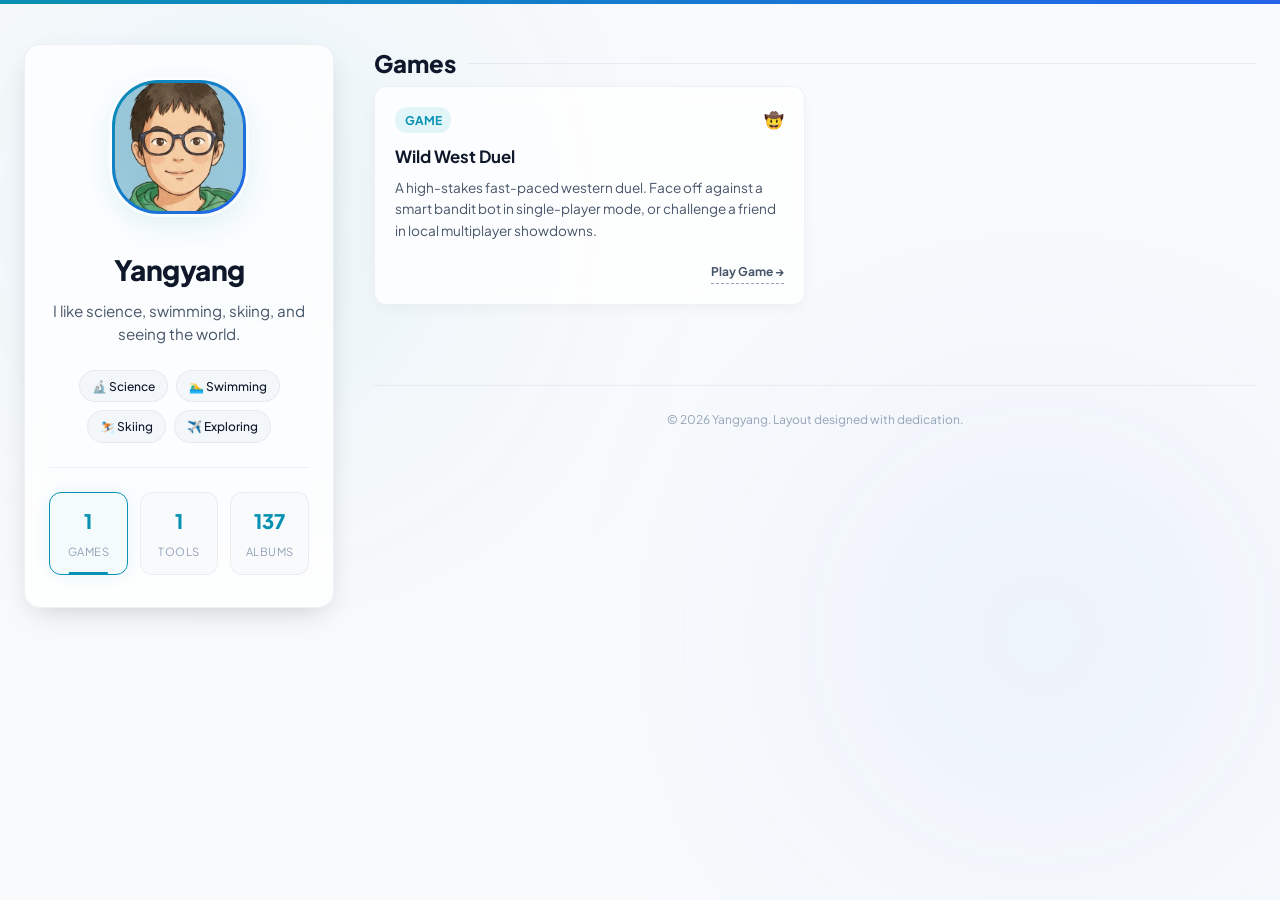
<file: index.html>
<!DOCTYPE html>
<html lang="en">

<head>
	<meta charset="UTF-8">
	<meta name="viewport" content="width=device-width, initial-scale=1">
	<title>Yangyang's Homepage</title>
	<link rel="stylesheet" href="style.css">
</head>

<body>
	<div class="accent-bar"></div>
	<div id="wrap">
		<aside id="header">
			<div id="header-links">
				<img src="images/yangyang.png" alt="Yangyang">
			</div>
			<h1 id="logo-text">Yangyang</h1>
			<p class="intro-bio">
				I like science, swimming, skiing, and seeing the world.
			</p>
			<div class="badge-list">
				<span class="badge">🔬 Science</span>
				<span class="badge">🏊‍♂️ Swimming</span>
				<span class="badge">⛷️ Skiing</span>
				<span class="badge">✈️ Exploring</span>
			</div>
			<div class="stats">
				<div class="stat-item active" id="stat-games">
					<span class="stat-val">1</span>
					<span class="stat-lbl">Games</span>
				</div>
				<div class="stat-item" id="stat-tools">
					<span class="stat-val">1</span>
					<span class="stat-lbl">Tools</span>
				</div>
				<div class="stat-item" id="stat-travels">
					<span class="stat-val">137</span>
					<span class="stat-lbl">Albums</span>
				</div>
			</div>
		</aside>

		<main id="content-wrap">
			<div class="controls-card" id="travel-controls" style="display: none;">
				<div class="search-container">
					<span class="search-icon">🔍</span>
					<input type="text" id="search-input" class="search-input"
						placeholder="Search travel destinations, months...">
					<span class="search-shortcut-hint">/</span>
				</div>
				<div class="filter-tabs" id="filter-tabs">
					<button type="button" class="tab-btn active" data-filter="all">All Trips</button>
				</div>
			</div>

			<div class="travels-container" id="travels-container" style="display: none;">
				<section class="year-section" data-year="2026">
					<h2 class="year-title">2026</h2>
					<ul class="travel-grid">
						<li class="travel-card-item" data-location="Paris, FR 巴黎" data-month="May / 五月"
							data-year="2026">
							<div class="card-header">
								<span class="card-date">May / 五月</span>
								<span class="card-icon">🏙️</span>
							</div>
							<div class="card-body">
								<a href="https://photos.app.goo.gl/jpHGuo8LEzSXsRmq9" target="_blank"
									class="location-link">Paris, FR 巴黎</a>
							</div>
							<div class="card-footer">
								<a href="https://photos.app.goo.gl/jpHGuo8LEzSXsRmq9" target="_blank"
									class="gallery-btn">View Album &rarr;</a>
							</div>
						</li>
						<li class="travel-card-item" data-location="South Island (East Coast), NZ 新西兰南岛(东线)"
							data-month="April / 四月" data-year="2026">
							<div class="card-header">
								<span class="card-date">April / 四月</span>
								<span class="card-icon">🏖️</span>
							</div>
							<div class="card-body">
								<a href="https://photos.app.goo.gl/amPq2d1WqYVf48CTA" target="_blank"
									class="location-link">South Island (East Coast), NZ 新西兰南岛(东线)</a>
							</div>
							<div class="card-footer">
								<a href="https://photos.app.goo.gl/amPq2d1WqYVf48CTA" target="_blank"
									class="gallery-btn">View Album &rarr;</a>
							</div>
						</li>
						<li class="travel-card-item" data-location="South Island (Inland &amp; Fiordland), NZ 新西兰南岛(中线)"
							data-month="April / 四月" data-year="2026">
							<div class="card-header">
								<span class="card-date">April / 四月</span>
								<span class="card-icon">🏖️</span>
							</div>
							<div class="card-body">
								<a href="https://photos.app.goo.gl/9bcTPGoyAabJFEpV9" target="_blank"
									class="location-link">South Island (Inland &amp; Fiordland), NZ 新西兰南岛(中线)</a>
							</div>
							<div class="card-footer">
								<a href="https://photos.app.goo.gl/9bcTPGoyAabJFEpV9" target="_blank"
									class="gallery-btn">View Album &rarr;</a>
							</div>
						</li>
						<li class="travel-card-item" data-location="South Island (West Coast), NZ 新西兰南岛(西线)"
							data-month="April / 四月" data-year="2026">
							<div class="card-header">
								<span class="card-date">April / 四月</span>
								<span class="card-icon">🏖️</span>
							</div>
							<div class="card-body">
								<a href="https://photos.app.goo.gl/21zZwP162hSDiUco9" target="_blank"
									class="location-link">South Island (West Coast), NZ 新西兰南岛(西线)</a>
							</div>
							<div class="card-footer">
								<a href="https://photos.app.goo.gl/21zZwP162hSDiUco9" target="_blank"
									class="gallery-btn">View Album &rarr;</a>
							</div>
						</li>
						<li class="travel-card-item" data-location="Zurich, CH 苏黎世" data-month="March / 三月"
							data-year="2026">
							<div class="card-header">
								<span class="card-date">March / 三月</span>
								<span class="card-icon">✈️</span>
							</div>
							<div class="card-body">
								<a href="https://photos.app.goo.gl/9KdoNAottzJAHdPG9" target="_blank"
									class="location-link">Zurich, CH 苏黎世</a>
							</div>
							<div class="card-footer">
								<a href="https://photos.app.goo.gl/9KdoNAottzJAHdPG9" target="_blank"
									class="gallery-btn">View Album &rarr;</a>
							</div>
						</li>
						<li class="travel-card-item" data-location="Serfaus-Fiss-Ladis, AT 塞尔福斯-菲斯-拉迪斯"
							data-month="February / 二月" data-year="2026">
							<div class="card-header">
								<span class="card-date">February / 二月</span>
								<span class="card-icon">⛷️</span>
							</div>
							<div class="card-body">
								<a href="https://photos.app.goo.gl/mGsiQYpJUAb9B9nX6" target="_blank"
									class="location-link">Serfaus-Fiss-Ladis, AT 塞尔福斯-菲斯-拉迪斯</a>
							</div>
							<div class="card-footer">
								<a href="https://photos.app.goo.gl/mGsiQYpJUAb9B9nX6" target="_blank"
									class="gallery-btn">View Album &rarr;</a>
							</div>
						</li>
					</ul>
				</section>
				<section class="year-section" data-year="2025">
					<h2 class="year-title">2025</h2>
					<ul class="travel-grid">
						<li class="travel-card-item" data-location="Hurghada, EG 胡尔格达" data-month="December / 十二月"
							data-year="2025">
							<div class="card-header">
								<span class="card-date">December / 十二月</span>
								<span class="card-icon">✈️</span>
							</div>
							<div class="card-body">
								<a href="https://photos.app.goo.gl/ukWqn86LBYCw9pSE7" target="_blank"
									class="location-link">Hurghada, EG 胡尔格达</a>
							</div>
							<div class="card-footer">
								<a href="https://photos.app.goo.gl/ukWqn86LBYCw9pSE7" target="_blank"
									class="gallery-btn">View Album &rarr;</a>
							</div>
						</li>
						<li class="travel-card-item" data-location="Sounion, GR 苏尼翁" data-month="October / 十月"
							data-year="2025">
							<div class="card-header">
								<span class="card-date">October / 十月</span>
								<span class="card-icon">✈️</span>
							</div>
							<div class="card-body">
								<a href="https://photos.app.goo.gl/oMgaANyUVqBxymH38" target="_blank"
									class="location-link">Sounion, GR 苏尼翁</a>
							</div>
							<div class="card-footer">
								<a href="https://photos.app.goo.gl/oMgaANyUVqBxymH38" target="_blank"
									class="gallery-btn">View Album &rarr;</a>
							</div>
						</li>
						<li class="travel-card-item" data-location="Athens, GR 雅典" data-month="October / 十月"
							data-year="2025">
							<div class="card-header">
								<span class="card-date">October / 十月</span>
								<span class="card-icon">🏙️</span>
							</div>
							<div class="card-body">
								<a href="https://photos.app.goo.gl/pdFjXgHKbwJ6bP1k8" target="_blank"
									class="location-link">Athens, GR 雅典</a>
							</div>
							<div class="card-footer">
								<a href="https://photos.app.goo.gl/pdFjXgHKbwJ6bP1k8" target="_blank"
									class="gallery-btn">View Album &rarr;</a>
							</div>
						</li>
						<li class="travel-card-item" data-location="Schloss Lichtenstein, DE 利希滕施泰因城堡"
							data-month="October / 十月" data-year="2025">
							<div class="card-header">
								<span class="card-date">October / 十月</span>
								<span class="card-icon">🏰</span>
							</div>
							<div class="card-body">
								<a href="https://photos.app.goo.gl/saxTARNxpgJJK3YN7" target="_blank"
									class="location-link">Schloss Lichtenstein, DE 利希滕施泰因城堡</a>
							</div>
							<div class="card-footer">
								<a href="https://photos.app.goo.gl/saxTARNxpgJJK3YN7" target="_blank"
									class="gallery-btn">View Album &rarr;</a>
							</div>
						</li>
						<li class="travel-card-item" data-location="Zhaohua Old Town, CN 昭化古城" data-month="August / 八月"
							data-year="2025">
							<div class="card-header">
								<span class="card-date">August / 八月</span>
								<span class="card-icon">✈️</span>
							</div>
							<div class="card-body">
								<a href="https://photos.app.goo.gl/i6gRQ4B23M6Kgj7o6" target="_blank"
									class="location-link">Zhaohua Old Town, CN 昭化古城</a>
							</div>
							<div class="card-footer">
								<a href="https://photos.app.goo.gl/i6gRQ4B23M6Kgj7o6" target="_blank"
									class="gallery-btn">View Album &rarr;</a>
							</div>
						</li>
						<li class="travel-card-item" data-location="Jianmen Pass, CN 剑门关" data-month="August / 八月"
							data-year="2025">
							<div class="card-header">
								<span class="card-date">August / 八月</span>
								<span class="card-icon">⛰️</span>
							</div>
							<div class="card-body">
								<a href="https://photos.app.goo.gl/QyXJNKEsg9zDK6UR9" target="_blank"
									class="location-link">Jianmen Pass, CN 剑门关</a>
							</div>
							<div class="card-footer">
								<a href="https://photos.app.goo.gl/QyXJNKEsg9zDK6UR9" target="_blank"
									class="gallery-btn">View Album &rarr;</a>
							</div>
						</li>
						<li class="travel-card-item" data-location="Xi'an, CN 西安" data-month="August / 八月"
							data-year="2025">
							<div class="card-header">
								<span class="card-date">August / 八月</span>
								<span class="card-icon">✈️</span>
							</div>
							<div class="card-body">
								<a href="https://photos.app.goo.gl/VScHrDNj4ckQf7ni9" target="_blank"
									class="location-link">Xi'an, CN 西安</a>
							</div>
							<div class="card-footer">
								<a href="https://photos.app.goo.gl/VScHrDNj4ckQf7ni9" target="_blank"
									class="gallery-btn">View Album &rarr;</a>
							</div>
						</li>
						<li class="travel-card-item" data-location="Chongqing, CN 重庆" data-month="August / 八月"
							data-year="2025">
							<div class="card-header">
								<span class="card-date">August / 八月</span>
								<span class="card-icon">✈️</span>
							</div>
							<div class="card-body">
								<a href="https://photos.app.goo.gl/8QRiNCcCjSP3Y23X8" target="_blank"
									class="location-link">Chongqing, CN 重庆</a>
							</div>
							<div class="card-footer">
								<a href="https://photos.app.goo.gl/8QRiNCcCjSP3Y23X8" target="_blank"
									class="gallery-btn">View Album &rarr;</a>
							</div>
						</li>
						<li class="travel-card-item" data-location="Rothenburg, DE 罗滕堡" data-month="July / 七月"
							data-year="2025">
							<div class="card-header">
								<span class="card-date">July / 七月</span>
								<span class="card-icon">✈️</span>
							</div>
							<div class="card-body">
								<a href="https://photos.app.goo.gl/EyWvW8fnJXwKntnm8" target="_blank"
									class="location-link">Rothenburg, DE 罗滕堡</a>
							</div>
							<div class="card-footer">
								<a href="https://photos.app.goo.gl/EyWvW8fnJXwKntnm8" target="_blank"
									class="gallery-btn">View Album &rarr;</a>
							</div>
						</li>
						<li class="travel-card-item" data-location="Dubrovnik, HR 杜布罗夫尼克" data-month="June / 六月"
							data-year="2025">
							<div class="card-header">
								<span class="card-date">June / 六月</span>
								<span class="card-icon">✈️</span>
							</div>
							<div class="card-body">
								<a href="https://photos.app.goo.gl/xSsY76QWLeWFxz5P7" target="_blank"
									class="location-link">Dubrovnik, HR 杜布罗夫尼克</a>
							</div>
							<div class="card-footer">
								<a href="https://photos.app.goo.gl/xSsY76QWLeWFxz5P7" target="_blank"
									class="gallery-btn">View Album &rarr;</a>
							</div>
						</li>
						<li class="travel-card-item" data-location="Punta Rata Beach, HR Punta Rata海滩"
							data-month="June / 六月" data-year="2025">
							<div class="card-header">
								<span class="card-date">June / 六月</span>
								<span class="card-icon">🏖️</span>
							</div>
							<div class="card-body">
								<a href="https://photos.app.goo.gl/Jvb6QRwQGNayDwoUA" target="_blank"
									class="location-link">Punta Rata Beach, HR Punta Rata海滩</a>
							</div>
							<div class="card-footer">
								<a href="https://photos.app.goo.gl/Jvb6QRwQGNayDwoUA" target="_blank"
									class="gallery-btn">View Album &rarr;</a>
							</div>
						</li>
						<li class="travel-card-item" data-location="Island Hopping from Split, HR 斯普利特跳岛游"
							data-month="June / 六月" data-year="2025">
							<div class="card-header">
								<span class="card-date">June / 六月</span>
								<span class="card-icon">🏖️</span>
							</div>
							<div class="card-body">
								<a href="https://photos.app.goo.gl/v9obDaBSa4VUBzfD7" target="_blank"
									class="location-link">Island Hopping from Split, HR 斯普利特跳岛游</a>
							</div>
							<div class="card-footer">
								<a href="https://photos.app.goo.gl/v9obDaBSa4VUBzfD7" target="_blank"
									class="gallery-btn">View Album &rarr;</a>
							</div>
						</li>
						<li class="travel-card-item" data-location="Split, HR 斯普利特" data-month="June / 六月"
							data-year="2025">
							<div class="card-header">
								<span class="card-date">June / 六月</span>
								<span class="card-icon">✈️</span>
							</div>
							<div class="card-body">
								<a href="https://photos.app.goo.gl/TfTzzE29wkDYHwhG8" target="_blank"
									class="location-link">Split, HR 斯普利特</a>
							</div>
							<div class="card-footer">
								<a href="https://photos.app.goo.gl/TfTzzE29wkDYHwhG8" target="_blank"
									class="gallery-btn">View Album &rarr;</a>
							</div>
						</li>
						<li class="travel-card-item" data-location="Primosten, HR 普莫斯特" data-month="June / 六月"
							data-year="2025">
							<div class="card-header">
								<span class="card-date">June / 六月</span>
								<span class="card-icon">✈️</span>
							</div>
							<div class="card-body">
								<a href="https://photos.app.goo.gl/dVGYy6dgmsbj571E9" target="_blank"
									class="location-link">Primosten, HR 普莫斯特</a>
							</div>
							<div class="card-footer">
								<a href="https://photos.app.goo.gl/dVGYy6dgmsbj571E9" target="_blank"
									class="gallery-btn">View Album &rarr;</a>
							</div>
						</li>
						<li class="travel-card-item" data-location="Zadar, HR 扎达尔" data-month="June / 六月"
							data-year="2025">
							<div class="card-header">
								<span class="card-date">June / 六月</span>
								<span class="card-icon">✈️</span>
							</div>
							<div class="card-body">
								<a href="https://photos.app.goo.gl/7JinvqGWpGv6eHsEA" target="_blank"
									class="location-link">Zadar, HR 扎达尔</a>
							</div>
							<div class="card-footer">
								<a href="https://photos.app.goo.gl/7JinvqGWpGv6eHsEA" target="_blank"
									class="gallery-btn">View Album &rarr;</a>
							</div>
						</li>
						<li class="travel-card-item" data-location="Plitvice Lakes National Park, HR 十六湖国家公园"
							data-month="June / 六月" data-year="2025">
							<div class="card-header">
								<span class="card-date">June / 六月</span>
								<span class="card-icon">🏖️</span>
							</div>
							<div class="card-body">
								<a href="https://photos.app.goo.gl/95Wqt7QBpz93s6Tj9" target="_blank"
									class="location-link">Plitvice Lakes National Park, HR 十六湖国家公园</a>
							</div>
							<div class="card-footer">
								<a href="https://photos.app.goo.gl/95Wqt7QBpz93s6Tj9" target="_blank"
									class="gallery-btn">View Album &rarr;</a>
							</div>
						</li>
						<li class="travel-card-item" data-location="Zagreb, HR 萨格勒布" data-month="June / 六月"
							data-year="2025">
							<div class="card-header">
								<span class="card-date">June / 六月</span>
								<span class="card-icon">✈️</span>
							</div>
							<div class="card-body">
								<a href="https://photos.app.goo.gl/RXbkzz5gSHat9P9JA" target="_blank"
									class="location-link">Zagreb, HR 萨格勒布</a>
							</div>
							<div class="card-footer">
								<a href="https://photos.app.goo.gl/RXbkzz5gSHat9P9JA" target="_blank"
									class="gallery-btn">View Album &rarr;</a>
							</div>
						</li>
						<li class="travel-card-item" data-location="Serfaus-Fiss-Ladis, AT 塞尔福斯-菲斯-拉迪斯"
							data-month="March / 三月" data-year="2025">
							<div class="card-header">
								<span class="card-date">March / 三月</span>
								<span class="card-icon">⛷️</span>
							</div>
							<div class="card-body">
								<a href="https://photos.app.goo.gl/oxnfQRBJvX8TpYUq7" target="_blank"
									class="location-link">Serfaus-Fiss-Ladis, AT 塞尔福斯-菲斯-拉迪斯</a>
							</div>
							<div class="card-footer">
								<a href="https://photos.app.goo.gl/oxnfQRBJvX8TpYUq7" target="_blank"
									class="gallery-btn">View Album &rarr;</a>
							</div>
						</li>
					</ul>
				</section>
				<section class="year-section" data-year="2024">
					<h2 class="year-title">2024</h2>
					<ul class="travel-grid">
						<li class="travel-card-item" data-location="Gurgl, AT 古格尔" data-month="December / 十二月"
							data-year="2024">
							<div class="card-header">
								<span class="card-date">December / 十二月</span>
								<span class="card-icon">⛷️</span>
							</div>
							<div class="card-body">
								<a href="https://photos.app.goo.gl/ovkGXyEShDBRjoKb7" target="_blank"
									class="location-link">Gurgl, AT 古格尔</a>
							</div>
							<div class="card-footer">
								<a href="https://photos.app.goo.gl/ovkGXyEShDBRjoKb7" target="_blank"
									class="gallery-btn">View Album &rarr;</a>
							</div>
						</li>
						<li class="travel-card-item" data-location="Sölden, AT 索尔登" data-month="December / 十二月"
							data-year="2024">
							<div class="card-header">
								<span class="card-date">December / 十二月</span>
								<span class="card-icon">✈️</span>
							</div>
							<div class="card-body">
								<a href="https://photos.app.goo.gl/X2XHdyno1HMkw2vJA" target="_blank"
									class="location-link">Sölden, AT 索尔登</a>
							</div>
							<div class="card-footer">
								<a href="https://photos.app.goo.gl/X2XHdyno1HMkw2vJA" target="_blank"
									class="gallery-btn">View Album &rarr;</a>
							</div>
						</li>
						<li class="travel-card-item" data-location="Himmelssteig, DE Himmelssteig徒步"
							data-month="November / 十一月" data-year="2024">
							<div class="card-header">
								<span class="card-date">November / 十一月</span>
								<span class="card-icon">✈️</span>
							</div>
							<div class="card-body">
								<a href="https://photos.app.goo.gl/eyctv6TTDrtfqxaW8" target="_blank"
									class="location-link">Himmelssteig, DE Himmelssteig徒步</a>
							</div>
							<div class="card-footer">
								<a href="https://photos.app.goo.gl/eyctv6TTDrtfqxaW8" target="_blank"
									class="gallery-btn">View Album &rarr;</a>
							</div>
						</li>
						<li class="travel-card-item" data-location="Strasbourg, FR 斯特拉斯堡" data-month="November / 十一月"
							data-year="2024">
							<div class="card-header">
								<span class="card-date">November / 十一月</span>
								<span class="card-icon">✈️</span>
							</div>
							<div class="card-body">
								<a href="https://photos.app.goo.gl/7u2axpDWecePRsHo8" target="_blank"
									class="location-link">Strasbourg, FR 斯特拉斯堡</a>
							</div>
							<div class="card-footer">
								<a href="https://photos.app.goo.gl/7u2axpDWecePRsHo8" target="_blank"
									class="gallery-btn">View Album &rarr;</a>
							</div>
						</li>
						<li class="travel-card-item" data-location="Berlin Marathon, DE 柏林马拉松"
							data-month="September / 九月" data-year="2024">
							<div class="card-header">
								<span class="card-date">September / 九月</span>
								<span class="card-icon">🏃‍♂️</span>
							</div>
							<div class="card-body">
								<a href="https://photos.app.goo.gl/p5KTjFr884jpfHoP6" target="_blank"
									class="location-link">Berlin Marathon, DE 柏林马拉松</a>
							</div>
							<div class="card-footer">
								<a href="https://photos.app.goo.gl/p5KTjFr884jpfHoP6" target="_blank"
									class="gallery-btn">View Album &rarr;</a>
							</div>
						</li>
						<li class="travel-card-item" data-location="Beijing, CN 北京" data-month="August / 八月"
							data-year="2024">
							<div class="card-header">
								<span class="card-date">August / 八月</span>
								<span class="card-icon">✈️</span>
							</div>
							<div class="card-body">
								<a href="https://photos.app.goo.gl/57mrUQ7zE9h8cY3x7" target="_blank"
									class="location-link">Beijing, CN 北京</a>
							</div>
							<div class="card-footer">
								<a href="https://photos.app.goo.gl/57mrUQ7zE9h8cY3x7" target="_blank"
									class="gallery-btn">View Album &rarr;</a>
							</div>
						</li>
						<li class="travel-card-item" data-location="Xuzhou, CN 徐州" data-month="August / 八月"
							data-year="2024">
							<div class="card-header">
								<span class="card-date">August / 八月</span>
								<span class="card-icon">✈️</span>
							</div>
							<div class="card-body">
								<a href="https://photos.app.goo.gl/CiCBZKEJJVFMatww9" target="_blank"
									class="location-link">Xuzhou, CN 徐州</a>
							</div>
							<div class="card-footer">
								<a href="https://photos.app.goo.gl/CiCBZKEJJVFMatww9" target="_blank"
									class="gallery-btn">View Album &rarr;</a>
							</div>
						</li>
						<li class="travel-card-item" data-location="Chongqing, CN 重庆" data-month="July / 七月"
							data-year="2024">
							<div class="card-header">
								<span class="card-date">July / 七月</span>
								<span class="card-icon">✈️</span>
							</div>
							<div class="card-body">
								<a href="https://photos.app.goo.gl/jF7Ka7KzzjGGiZbJA" target="_blank"
									class="location-link">Chongqing, CN 重庆</a>
							</div>
							<div class="card-footer">
								<a href="https://photos.app.goo.gl/jF7Ka7KzzjGGiZbJA" target="_blank"
									class="gallery-btn">View Album &rarr;</a>
							</div>
						</li>
						<li class="travel-card-item" data-location="Sicily, IT 西西里岛" data-month="May / 五月"
							data-year="2024">
							<div class="card-header">
								<span class="card-date">May / 五月</span>
								<span class="card-icon">✈️</span>
							</div>
							<div class="card-body">
								<a href="https://photos.app.goo.gl/SiqwY5BUTA4QYmpp9" target="_blank"
									class="location-link">Sicily, IT 西西里岛</a>
							</div>
							<div class="card-footer">
								<a href="https://photos.app.goo.gl/SiqwY5BUTA4QYmpp9" target="_blank"
									class="gallery-btn">View Album &rarr;</a>
							</div>
						</li>
						<li class="travel-card-item"
							data-location="Aurora Borealis (Northern Lights) near Stuttgart, DE 极光爆发"
							data-month="May / 五月" data-year="2024">
							<div class="card-header">
								<span class="card-date">May / 五月</span>
								<span class="card-icon">✈️</span>
							</div>
							<div class="card-body">
								<a href="https://photos.app.goo.gl/m13dLs4t1U3iqviRA" target="_blank"
									class="location-link">Aurora Borealis (Northern Lights) near Stuttgart, DE 极光爆发</a>
							</div>
							<div class="card-footer">
								<a href="https://photos.app.goo.gl/m13dLs4t1U3iqviRA" target="_blank"
									class="gallery-btn">View Album &rarr;</a>
							</div>
						</li>
						<li class="travel-card-item" data-location="Serfaus-Fiss-Ladis, AT 塞尔福斯-菲斯-拉迪斯"
							data-month="February / 二月" data-year="2024">
							<div class="card-header">
								<span class="card-date">February / 二月</span>
								<span class="card-icon">⛷️</span>
							</div>
							<div class="card-body">
								<a href="https://photos.app.goo.gl/r2x7tXquhQBDq3Ra9" target="_blank"
									class="location-link">Serfaus-Fiss-Ladis, AT 塞尔福斯-菲斯-拉迪斯</a>
							</div>
							<div class="card-footer">
								<a href="https://photos.app.goo.gl/r2x7tXquhQBDq3Ra9" target="_blank"
									class="gallery-btn">View Album &rarr;</a>
							</div>
						</li>
					</ul>
				</section>
				<section class="year-section" data-year="2023">
					<h2 class="year-title">2023</h2>
					<ul class="travel-grid">
						<li class="travel-card-item" data-location="Hurghada, EG 胡尔格达" data-month="December / 十二月"
							data-year="2023">
							<div class="card-header">
								<span class="card-date">December / 十二月</span>
								<span class="card-icon">✈️</span>
							</div>
							<div class="card-body">
								<a href="https://photos.app.goo.gl/am5UHhQztQRYUdgN9" target="_blank"
									class="location-link">Hurghada, EG 胡尔格达</a>
							</div>
							<div class="card-footer">
								<a href="https://photos.app.goo.gl/am5UHhQztQRYUdgN9" target="_blank"
									class="gallery-btn">View Album &rarr;</a>
							</div>
						</li>
						<li class="travel-card-item" data-location="Gardasee, IT 加尔达湖" data-month="November / 十一月"
							data-year="2023">
							<div class="card-header">
								<span class="card-date">November / 十一月</span>
								<span class="card-icon">✈️</span>
							</div>
							<div class="card-body">
								<a href="https://photos.app.goo.gl/v19HMXA9bMNDWw8Q9" target="_blank"
									class="location-link">Gardasee, IT 加尔达湖</a>
							</div>
							<div class="card-footer">
								<a href="https://photos.app.goo.gl/v19HMXA9bMNDWw8Q9" target="_blank"
									class="gallery-btn">View Album &rarr;</a>
							</div>
						</li>
						<li class="travel-card-item" data-location="Frankfurt Marathon, DE 法兰克福马拉松"
							data-month="October / 十月" data-year="2023">
							<div class="card-header">
								<span class="card-date">October / 十月</span>
								<span class="card-icon">🏃‍♂️</span>
							</div>
							<div class="card-body">
								<a href="https://photos.app.goo.gl/VXK7EFPa9TNZX2KU8" target="_blank"
									class="location-link">Frankfurt Marathon, DE 法兰克福马拉松</a>
							</div>
							<div class="card-footer">
								<a href="https://photos.app.goo.gl/VXK7EFPa9TNZX2KU8" target="_blank"
									class="gallery-btn">View Album &rarr;</a>
							</div>
						</li>
						<li class="travel-card-item" data-location="Jasper National Park, CA 贾斯珀国家公园"
							data-month="August / 八月" data-year="2023">
							<div class="card-header">
								<span class="card-date">August / 八月</span>
								<span class="card-icon">⛰️</span>
							</div>
							<div class="card-body">
								<a href="https://photos.app.goo.gl/XdfKacYcuwTZteYUA" target="_blank"
									class="location-link">Jasper National Park, CA 贾斯珀国家公园</a>
							</div>
							<div class="card-footer">
								<a href="https://photos.app.goo.gl/XdfKacYcuwTZteYUA" target="_blank"
									class="gallery-btn">View Album &rarr;</a>
							</div>
						</li>
						<li class="travel-card-item" data-location="Yoho National Park, CA 幽鹤国家公园"
							data-month="August / 八月" data-year="2023">
							<div class="card-header">
								<span class="card-date">August / 八月</span>
								<span class="card-icon">⛰️</span>
							</div>
							<div class="card-body">
								<a href="https://photos.app.goo.gl/KSsijvymMnyxsthEA" target="_blank"
									class="location-link">Yoho National Park, CA 幽鹤国家公园</a>
							</div>
							<div class="card-footer">
								<a href="https://photos.app.goo.gl/KSsijvymMnyxsthEA" target="_blank"
									class="gallery-btn">View Album &rarr;</a>
							</div>
						</li>
						<li class="travel-card-item" data-location="Banff National Park, CA 班夫国家公园"
							data-month="August / 八月" data-year="2023">
							<div class="card-header">
								<span class="card-date">August / 八月</span>
								<span class="card-icon">⛰️</span>
							</div>
							<div class="card-body">
								<a href="https://photos.app.goo.gl/pQxvF5A16fChhgFx9" target="_blank"
									class="location-link">Banff National Park, CA 班夫国家公园</a>
							</div>
							<div class="card-footer">
								<a href="https://photos.app.goo.gl/pQxvF5A16fChhgFx9" target="_blank"
									class="gallery-btn">View Album &rarr;</a>
							</div>
						</li>
						<li class="travel-card-item" data-location="Niagara Falls, CA 尼亚加拉瀑布" data-month="August / 八月"
							data-year="2023">
							<div class="card-header">
								<span class="card-date">August / 八月</span>
								<span class="card-icon">⛰️</span>
							</div>
							<div class="card-body">
								<a href="https://photos.app.goo.gl/uxK6n5GD3XBgZ8549" target="_blank"
									class="location-link">Niagara Falls, CA 尼亚加拉瀑布</a>
							</div>
							<div class="card-footer">
								<a href="https://photos.app.goo.gl/uxK6n5GD3XBgZ8549" target="_blank"
									class="gallery-btn">View Album &rarr;</a>
							</div>
						</li>
						<li class="travel-card-item" data-location="Toronto, CA 多伦多" data-month="August / 八月"
							data-year="2023">
							<div class="card-header">
								<span class="card-date">August / 八月</span>
								<span class="card-icon">✈️</span>
							</div>
							<div class="card-body">
								<a href="https://photos.app.goo.gl/XdV63zsqM3MjFB4x7" target="_blank"
									class="location-link">Toronto, CA 多伦多</a>
							</div>
							<div class="card-footer">
								<a href="https://photos.app.goo.gl/XdV63zsqM3MjFB4x7" target="_blank"
									class="gallery-btn">View Album &rarr;</a>
							</div>
						</li>
						<li class="travel-card-item" data-location="Mercedes-Benz Museum, DE 梅赛德斯-奔驰博物馆"
							data-month="June / 六月" data-year="2023">
							<div class="card-header">
								<span class="card-date">June / 六月</span>
								<span class="card-icon">🏰</span>
							</div>
							<div class="card-body">
								<a href="https://photos.app.goo.gl/K6oNb8VEoP55M1vZ6" target="_blank"
									class="location-link">Mercedes-Benz Museum, DE 梅赛德斯-奔驰博物馆</a>
							</div>
							<div class="card-footer">
								<a href="https://photos.app.goo.gl/K6oNb8VEoP55M1vZ6" target="_blank"
									class="gallery-btn">View Album &rarr;</a>
							</div>
						</li>
						<li class="travel-card-item" data-location="Andernach Geyser, DE 安德纳赫间歇泉" data-month="May / 五月"
							data-year="2023">
							<div class="card-header">
								<span class="card-date">May / 五月</span>
								<span class="card-icon">⛰️</span>
							</div>
							<div class="card-body">
								<a href="https://photos.app.goo.gl/F2rTKFHDNx3muxnd9" target="_blank"
									class="location-link">Andernach Geyser, DE 安德纳赫间歇泉</a>
							</div>
							<div class="card-footer">
								<a href="https://photos.app.goo.gl/F2rTKFHDNx3muxnd9" target="_blank"
									class="gallery-btn">View Album &rarr;</a>
							</div>
						</li>
						<li class="travel-card-item" data-location="Düsseldorf, DE 杜塞尔多夫" data-month="May / 五月"
							data-year="2023">
							<div class="card-header">
								<span class="card-date">May / 五月</span>
								<span class="card-icon">✈️</span>
							</div>
							<div class="card-body">
								<a href="https://photos.app.goo.gl/fbheQyECPcek7Gtw7" target="_blank"
									class="location-link">Düsseldorf, DE 杜塞尔多夫</a>
							</div>
							<div class="card-footer">
								<a href="https://photos.app.goo.gl/fbheQyECPcek7Gtw7" target="_blank"
									class="gallery-btn">View Album &rarr;</a>
							</div>
						</li>
						<li class="travel-card-item" data-location="Cologne, DE 科隆" data-month="May / 五月"
							data-year="2023">
							<div class="card-header">
								<span class="card-date">May / 五月</span>
								<span class="card-icon">✈️</span>
							</div>
							<div class="card-body">
								<a href="https://photos.app.goo.gl/1EUifHiJbDqV4shx5" target="_blank"
									class="location-link">Cologne, DE 科隆</a>
							</div>
							<div class="card-footer">
								<a href="https://photos.app.goo.gl/1EUifHiJbDqV4shx5" target="_blank"
									class="gallery-btn">View Album &rarr;</a>
							</div>
						</li>
						<li class="travel-card-item" data-location="Serfaus-Fiss-Ladis, AT 塞尔福斯-菲斯-拉迪斯"
							data-month="February / 二月" data-year="2023">
							<div class="card-header">
								<span class="card-date">February / 二月</span>
								<span class="card-icon">⛷️</span>
							</div>
							<div class="card-body">
								<a href="https://photos.app.goo.gl/Rg1sFTbR5WpPc3kC7" target="_blank"
									class="location-link">Serfaus-Fiss-Ladis, AT 塞尔福斯-菲斯-拉迪斯</a>
							</div>
							<div class="card-footer">
								<a href="https://photos.app.goo.gl/Rg1sFTbR5WpPc3kC7" target="_blank"
									class="gallery-btn">View Album &rarr;</a>
							</div>
						</li>
					</ul>
				</section>
				<section class="year-section" data-year="2022">
					<h2 class="year-title">2022</h2>
					<ul class="travel-grid">
						<li class="travel-card-item" data-location="Hurghada, EG 胡尔格达" data-month="December / 十二月"
							data-year="2022">
							<div class="card-header">
								<span class="card-date">December / 十二月</span>
								<span class="card-icon">✈️</span>
							</div>
							<div class="card-body">
								<a href="https://photos.app.goo.gl/X9Uzt1U9ArxZfz1KA" target="_blank"
									class="location-link">Hurghada, EG 胡尔格达</a>
							</div>
							<div class="card-footer">
								<a href="https://photos.app.goo.gl/X9Uzt1U9ArxZfz1KA" target="_blank"
									class="gallery-btn">View Album &rarr;</a>
							</div>
						</li>
						<li class="travel-card-item" data-location="Berlin, DE 柏林" data-month="November / 十一月"
							data-year="2022">
							<div class="card-header">
								<span class="card-date">November / 十一月</span>
								<span class="card-icon">🏙️</span>
							</div>
							<div class="card-body">
								<a href="https://photos.app.goo.gl/38KfLphkayPXiT4YA" target="_blank"
									class="location-link">Berlin, DE 柏林</a>
							</div>
							<div class="card-footer">
								<a href="https://photos.app.goo.gl/38KfLphkayPXiT4YA" target="_blank"
									class="gallery-btn">View Album &rarr;</a>
							</div>
						</li>
						<li class="travel-card-item" data-location="Dolomites, IT 多洛米蒂" data-month="August / 八月"
							data-year="2022">
							<div class="card-header">
								<span class="card-date">August / 八月</span>
								<span class="card-icon">✈️</span>
							</div>
							<div class="card-body">
								<a href="https://photos.app.goo.gl/gCNBUQwSn3DKtkmu6" target="_blank"
									class="location-link">Dolomites, IT 多洛米蒂</a>
							</div>
							<div class="card-footer">
								<a href="https://photos.app.goo.gl/gCNBUQwSn3DKtkmu6" target="_blank"
									class="gallery-btn">View Album &rarr;</a>
							</div>
						</li>
						<li class="travel-card-item" data-location="Meradalir Volcano Eruption, IS Meradalir火山喷发"
							data-month="August / 八月" data-year="2022">
							<div class="card-header">
								<span class="card-date">August / 八月</span>
								<span class="card-icon">⛰️</span>
							</div>
							<div class="card-body">
								<a href="https://photos.app.goo.gl/59SC3hv9xomso2Kx5" target="_blank"
									class="location-link">Meradalir Volcano Eruption, IS Meradalir火山喷发</a>
							</div>
							<div class="card-footer">
								<a href="https://photos.app.goo.gl/59SC3hv9xomso2Kx5" target="_blank"
									class="gallery-btn">View Album &rarr;</a>
							</div>
						</li>
						<li class="travel-card-item" data-location="Iceland, IS 冰岛" data-month="June / 六月"
							data-year="2022">
							<div class="card-header">
								<span class="card-date">June / 六月</span>
								<span class="card-icon">✈️</span>
							</div>
							<div class="card-body">
								<a href="https://photos.app.goo.gl/U9Faz6kmxEDkSzVa6" target="_blank"
									class="location-link">Iceland, IS 冰岛</a>
							</div>
							<div class="card-footer">
								<a href="https://photos.app.goo.gl/U9Faz6kmxEDkSzVa6" target="_blank"
									class="gallery-btn">View Album &rarr;</a>
							</div>
						</li>
						<li class="travel-card-item" data-location="Tyrol, AT 蒂罗尔" data-month="April / 四月"
							data-year="2022">
							<div class="card-header">
								<span class="card-date">April / 四月</span>
								<span class="card-icon">✈️</span>
							</div>
							<div class="card-body">
								<a href="https://photos.app.goo.gl/eWWxQQRysJP9sah78" target="_blank"
									class="location-link">Tyrol, AT 蒂罗尔</a>
							</div>
							<div class="card-footer">
								<a href="https://photos.app.goo.gl/eWWxQQRysJP9sah78" target="_blank"
									class="gallery-btn">View Album &rarr;</a>
							</div>
						</li>
					</ul>
				</section>
				<section class="year-section" data-year="2021">
					<h2 class="year-title">2021</h2>
					<ul class="travel-grid">
						<li class="travel-card-item" data-location="Crete, GR 克里特" data-month="August / 八月"
							data-year="2021">
							<div class="card-header">
								<span class="card-date">August / 八月</span>
								<span class="card-icon">✈️</span>
							</div>
							<div class="card-body">
								<a href="https://photos.app.goo.gl/AbqAruSWMKW6z8Fj7" target="_blank"
									class="location-link">Crete, GR 克里特</a>
							</div>
							<div class="card-footer">
								<a href="https://photos.app.goo.gl/AbqAruSWMKW6z8Fj7" target="_blank"
									class="gallery-btn">View Album &rarr;</a>
							</div>
						</li>
					</ul>
				</section>
				<section class="year-section" data-year="2020">
					<h2 class="year-title">2020</h2>
					<ul class="travel-grid">
						<li class="travel-card-item" data-location="Zillertal, AT 齐勒河谷" data-month="August / 八月"
							data-year="2020">
							<div class="card-header">
								<span class="card-date">August / 八月</span>
								<span class="card-icon">✈️</span>
							</div>
							<div class="card-body">
								<a href="https://photos.app.goo.gl/m7iFMzFmj6NxDuNq8" target="_blank"
									class="location-link">Zillertal, AT 齐勒河谷</a>
							</div>
							<div class="card-footer">
								<a href="https://photos.app.goo.gl/m7iFMzFmj6NxDuNq8" target="_blank"
									class="gallery-btn">View Album &rarr;</a>
							</div>
						</li>
						<li class="travel-card-item" data-location="Comet NEOWISE 新智彗星" data-month="July / 七月"
							data-year="2020">
							<div class="card-header">
								<span class="card-date">July / 七月</span>
								<span class="card-icon">✈️</span>
							</div>
							<div class="card-body">
								<a href="https://photos.app.goo.gl/gUitTAjHTGt1aBEp7" target="_blank"
									class="location-link">Comet NEOWISE 新智彗星</a>
							</div>
							<div class="card-footer">
								<a href="https://photos.app.goo.gl/gUitTAjHTGt1aBEp7" target="_blank"
									class="gallery-btn">View Album &rarr;</a>
							</div>
						</li>
						<li class="travel-card-item" data-location="Rhine Falls, CH 莱茵瀑布" data-month="January / 一月"
							data-year="2020">
							<div class="card-header">
								<span class="card-date">January / 一月</span>
								<span class="card-icon">⛰️</span>
							</div>
							<div class="card-body">
								<a href="https://photos.app.goo.gl/Ng7oCPFNsgUhmdBG6" target="_blank"
									class="location-link">Rhine Falls, CH 莱茵瀑布</a>
							</div>
							<div class="card-footer">
								<a href="https://photos.app.goo.gl/Ng7oCPFNsgUhmdBG6" target="_blank"
									class="gallery-btn">View Album &rarr;</a>
							</div>
						</li>
					</ul>
				</section>
				<section class="year-section" data-year="2019">
					<h2 class="year-title">2019</h2>
					<ul class="travel-grid">
						<li class="travel-card-item" data-location="Cairo &amp; Pyramids, EG 开罗&amp;金字塔"
							data-month="December / 十二月" data-year="2019">
							<div class="card-header">
								<span class="card-date">December / 十二月</span>
								<span class="card-icon">✈️</span>
							</div>
							<div class="card-body">
								<a href="https://photos.app.goo.gl/XTvebr5TPjS6TSgx8" target="_blank"
									class="location-link">Cairo &amp; Pyramids, EG 开罗&amp;金字塔</a>
							</div>
							<div class="card-footer">
								<a href="https://photos.app.goo.gl/XTvebr5TPjS6TSgx8" target="_blank"
									class="gallery-btn">View Album &rarr;</a>
							</div>
						</li>
						<li class="travel-card-item" data-location="Luxor, EG 卢克索" data-month="December / 十二月"
							data-year="2019">
							<div class="card-header">
								<span class="card-date">December / 十二月</span>
								<span class="card-icon">✈️</span>
							</div>
							<div class="card-body">
								<a href="https://photos.app.goo.gl/dCHE846AsBx2Umgb8" target="_blank"
									class="location-link">Luxor, EG 卢克索</a>
							</div>
							<div class="card-footer">
								<a href="https://photos.app.goo.gl/dCHE846AsBx2Umgb8" target="_blank"
									class="gallery-btn">View Album &rarr;</a>
							</div>
						</li>
						<li class="travel-card-item" data-location="Hurghada, EG 胡尔格达" data-month="December / 十二月"
							data-year="2019">
							<div class="card-header">
								<span class="card-date">December / 十二月</span>
								<span class="card-icon">✈️</span>
							</div>
							<div class="card-body">
								<a href="https://photos.app.goo.gl/fYPC9yr8Z2Yp2a7E8" target="_blank"
									class="location-link">Hurghada, EG 胡尔格达</a>
							</div>
							<div class="card-footer">
								<a href="https://photos.app.goo.gl/fYPC9yr8Z2Yp2a7E8" target="_blank"
									class="gallery-btn">View Album &rarr;</a>
							</div>
						</li>
						<li class="travel-card-item" data-location="Svalbard, NO 斯瓦尔巴群岛" data-month="August / 八月"
							data-year="2019">
							<div class="card-header">
								<span class="card-date">August / 八月</span>
								<span class="card-icon">✈️</span>
							</div>
							<div class="card-body">
								<a href="https://photos.app.goo.gl/To6567A5Vc5RXme58" target="_blank"
									class="location-link">Svalbard, NO 斯瓦尔巴群岛</a>
							</div>
							<div class="card-footer">
								<a href="https://photos.app.goo.gl/To6567A5Vc5RXme58" target="_blank"
									class="gallery-btn">View Album &rarr;</a>
							</div>
						</li>
						<li class="travel-card-item" data-location="Lofoten, NO 罗弗敦群岛" data-month="August / 八月"
							data-year="2019">
							<div class="card-header">
								<span class="card-date">August / 八月</span>
								<span class="card-icon">✈️</span>
							</div>
							<div class="card-body">
								<a href="https://photos.app.goo.gl/vz7q9de75jm2sqc97" target="_blank"
									class="location-link">Lofoten, NO 罗弗敦群岛</a>
							</div>
							<div class="card-footer">
								<a href="https://photos.app.goo.gl/vz7q9de75jm2sqc97" target="_blank"
									class="gallery-btn">View Album &rarr;</a>
							</div>
						</li>
						<li class="travel-card-item" data-location="Tenerife, ES 特内里费岛" data-month="April / 四月"
							data-year="2019">
							<div class="card-header">
								<span class="card-date">April / 四月</span>
								<span class="card-icon">✈️</span>
							</div>
							<div class="card-body">
								<a href="https://photos.app.goo.gl/GZB2Q5mqJyzNrktE6" target="_blank"
									class="location-link">Tenerife, ES 特内里费岛</a>
							</div>
							<div class="card-footer">
								<a href="https://photos.app.goo.gl/GZB2Q5mqJyzNrktE6" target="_blank"
									class="gallery-btn">View Album &rarr;</a>
							</div>
						</li>
						<li class="travel-card-item" data-location="Allgäu, DE 阿尔高" data-month="April / 四月"
							data-year="2019">
							<div class="card-header">
								<span class="card-date">April / 四月</span>
								<span class="card-icon">✈️</span>
							</div>
							<div class="card-body">
								<a href="https://photos.app.goo.gl/fino1RgqpM5ccEUK8" target="_blank"
									class="location-link">Allgäu, DE 阿尔高</a>
							</div>
							<div class="card-footer">
								<a href="https://photos.app.goo.gl/fino1RgqpM5ccEUK8" target="_blank"
									class="gallery-btn">View Album &rarr;</a>
							</div>
						</li>
					</ul>
				</section>
				<section class="year-section" data-year="2018">
					<h2 class="year-title">2018</h2>
					<ul class="travel-grid">
						<li class="travel-card-item" data-location="Hurghada, EG 胡尔格达" data-month="December / 十二月"
							data-year="2018">
							<div class="card-header">
								<span class="card-date">December / 十二月</span>
								<span class="card-icon">✈️</span>
							</div>
							<div class="card-body">
								<a href="https://photos.app.goo.gl/U54i2usRqTowTVWK6" target="_blank"
									class="location-link">Hurghada, EG 胡尔格达</a>
							</div>
							<div class="card-footer">
								<a href="https://photos.app.goo.gl/U54i2usRqTowTVWK6" target="_blank"
									class="gallery-btn">View Album &rarr;</a>
							</div>
						</li>
						<li class="travel-card-item" data-location="Black Forest, DE 黑森林" data-month="November / 十一月"
							data-year="2018">
							<div class="card-header">
								<span class="card-date">November / 十一月</span>
								<span class="card-icon">✈️</span>
							</div>
							<div class="card-body">
								<a href="https://photos.app.goo.gl/xWi24WuUvwab9HmN6" target="_blank"
									class="location-link">Black Forest, DE 黑森林</a>
							</div>
							<div class="card-footer">
								<a href="https://photos.app.goo.gl/xWi24WuUvwab9HmN6" target="_blank"
									class="gallery-btn">View Album &rarr;</a>
							</div>
						</li>
						<li class="travel-card-item" data-location="Burg Hohenzollern, DE 霍亨索伦城堡"
							data-month="October / 十月" data-year="2018">
							<div class="card-header">
								<span class="card-date">October / 十月</span>
								<span class="card-icon">✈️</span>
							</div>
							<div class="card-body">
								<a href="https://photos.app.goo.gl/ceRKi3pTzMA7Q6jf6" target="_blank"
									class="location-link">Burg Hohenzollern, DE 霍亨索伦城堡</a>
							</div>
							<div class="card-footer">
								<a href="https://photos.app.goo.gl/ceRKi3pTzMA7Q6jf6" target="_blank"
									class="gallery-btn">View Album &rarr;</a>
							</div>
						</li>
						<li class="travel-card-item" data-location="Allgäu, DE 阿尔高" data-month="October / 十月"
							data-year="2018">
							<div class="card-header">
								<span class="card-date">October / 十月</span>
								<span class="card-icon">✈️</span>
							</div>
							<div class="card-body">
								<a href="https://photos.app.goo.gl/aCMHAigHjpgyy9Wg9" target="_blank"
									class="location-link">Allgäu, DE 阿尔高</a>
							</div>
							<div class="card-footer">
								<a href="https://photos.app.goo.gl/aCMHAigHjpgyy9Wg9" target="_blank"
									class="gallery-btn">View Album &rarr;</a>
							</div>
						</li>
						<li class="travel-card-item" data-location="Scotland, UK 苏格兰" data-month="August / 八月"
							data-year="2018">
							<div class="card-header">
								<span class="card-date">August / 八月</span>
								<span class="card-icon">✈️</span>
							</div>
							<div class="card-body">
								<a href="https://photos.app.goo.gl/cEPhCUHdqM6AQJLTA" target="_blank"
									class="location-link">Scotland, UK 苏格兰</a>
							</div>
							<div class="card-footer">
								<a href="https://photos.app.goo.gl/cEPhCUHdqM6AQJLTA" target="_blank"
									class="gallery-btn">View Album &rarr;</a>
							</div>
						</li>
						<li class="travel-card-item" data-location="England, UK 英格兰" data-month="August / 八月"
							data-year="2018">
							<div class="card-header">
								<span class="card-date">August / 八月</span>
								<span class="card-icon">✈️</span>
							</div>
							<div class="card-body">
								<a href="https://photos.app.goo.gl/Zvtyunsb662jvnB89" target="_blank"
									class="location-link">England, UK 英格兰</a>
							</div>
							<div class="card-footer">
								<a href="https://photos.app.goo.gl/Zvtyunsb662jvnB89" target="_blank"
									class="gallery-btn">View Album &rarr;</a>
							</div>
						</li>
						<li class="travel-card-item" data-location="London, UK 伦敦" data-month="July / 七月"
							data-year="2018">
							<div class="card-header">
								<span class="card-date">July / 七月</span>
								<span class="card-icon">🏙️</span>
							</div>
							<div class="card-body">
								<a href="https://photos.app.goo.gl/c4y8SUfxP9fi199a8" target="_blank"
									class="location-link">London, UK 伦敦</a>
							</div>
							<div class="card-footer">
								<a href="https://photos.app.goo.gl/c4y8SUfxP9fi199a8" target="_blank"
									class="gallery-btn">View Album &rarr;</a>
							</div>
						</li>
						<li class="travel-card-item" data-location="Gardasee, IT 加尔达湖" data-month="May / 五月"
							data-year="2018">
							<div class="card-header">
								<span class="card-date">May / 五月</span>
								<span class="card-icon">✈️</span>
							</div>
							<div class="card-body">
								<a href="https://photos.app.goo.gl/1TmzWKeo3FgJJKyB8" target="_blank"
									class="location-link">Gardasee, IT 加尔达湖</a>
							</div>
							<div class="card-footer">
								<a href="https://photos.app.goo.gl/1TmzWKeo3FgJJKyB8" target="_blank"
									class="gallery-btn">View Album &rarr;</a>
							</div>
						</li>
						<li class="travel-card-item" data-location="Schloss Schwetzingen, DE 施韦芩根宫"
							data-month="April / 四月" data-year="2018">
							<div class="card-header">
								<span class="card-date">April / 四月</span>
								<span class="card-icon">🏰</span>
							</div>
							<div class="card-body">
								<a href="https://photos.app.goo.gl/BiT1jhedkaTtvdE86" target="_blank"
									class="location-link">Schloss Schwetzingen, DE 施韦芩根宫</a>
							</div>
							<div class="card-footer">
								<a href="https://photos.app.goo.gl/BiT1jhedkaTtvdE86" target="_blank"
									class="gallery-btn">View Album &rarr;</a>
							</div>
						</li>
						<li class="travel-card-item" data-location="Chongqing, CN 重庆" data-month="January / 一月"
							data-year="2018">
							<div class="card-header">
								<span class="card-date">January / 一月</span>
								<span class="card-icon">✈️</span>
							</div>
							<div class="card-body">
								<a href="https://photos.app.goo.gl/6xQz7HthNETSL9XNA" target="_blank"
									class="location-link">Chongqing, CN 重庆</a>
							</div>
							<div class="card-footer">
								<a href="https://photos.app.goo.gl/6xQz7HthNETSL9XNA" target="_blank"
									class="gallery-btn">View Album &rarr;</a>
							</div>
						</li>
					</ul>
				</section>
				<section class="year-section" data-year="2017">
					<h2 class="year-title">2017</h2>
					<ul class="travel-grid">
						<li class="travel-card-item" data-location="Zhangjiajie, CN 张家界" data-month="December / 十二月"
							data-year="2017">
							<div class="card-header">
								<span class="card-date">December / 十二月</span>
								<span class="card-icon">✈️</span>
							</div>
							<div class="card-body">
								<a href="https://photos.app.goo.gl/HFA25GdcLncq4yPF6" target="_blank"
									class="location-link">Zhangjiajie, CN 张家界</a>
							</div>
							<div class="card-footer">
								<a href="https://photos.app.goo.gl/HFA25GdcLncq4yPF6" target="_blank"
									class="gallery-btn">View Album &rarr;</a>
							</div>
						</li>
						<li class="travel-card-item" data-location="Seoul, KR 首尔" data-month="December / 十二月"
							data-year="2017">
							<div class="card-header">
								<span class="card-date">December / 十二月</span>
								<span class="card-icon">🏙️</span>
							</div>
							<div class="card-body">
								<a href="https://photos.app.goo.gl/iWvwvoymwBgXdKWg7" target="_blank"
									class="location-link">Seoul, KR 首尔</a>
							</div>
							<div class="card-footer">
								<a href="https://photos.app.goo.gl/iWvwvoymwBgXdKWg7" target="_blank"
									class="gallery-btn">View Album &rarr;</a>
							</div>
						</li>
						<li class="travel-card-item" data-location="Madeira, PT 马德拉" data-month="November / 十一月"
							data-year="2017">
							<div class="card-header">
								<span class="card-date">November / 十一月</span>
								<span class="card-icon">✈️</span>
							</div>
							<div class="card-body">
								<a href="https://photos.app.goo.gl/qmWEVbVTXNn96Gih7" target="_blank"
									class="location-link">Madeira, PT 马德拉</a>
							</div>
							<div class="card-footer">
								<a href="https://photos.app.goo.gl/qmWEVbVTXNn96Gih7" target="_blank"
									class="gallery-btn">View Album &rarr;</a>
							</div>
						</li>
						<li class="travel-card-item" data-location="Titisee, DE 蒂蒂湖" data-month="November / 十一月"
							data-year="2017">
							<div class="card-header">
								<span class="card-date">November / 十一月</span>
								<span class="card-icon">✈️</span>
							</div>
							<div class="card-body">
								<a href="https://photos.app.goo.gl/nZ7gBEtHojqHqe5q9" target="_blank"
									class="location-link">Titisee, DE 蒂蒂湖</a>
							</div>
							<div class="card-footer">
								<a href="https://photos.app.goo.gl/nZ7gBEtHojqHqe5q9" target="_blank"
									class="gallery-btn">View Album &rarr;</a>
							</div>
						</li>
						<li class="travel-card-item" data-location="Freiburg, DE 弗莱堡" data-month="November / 十一月"
							data-year="2017">
							<div class="card-header">
								<span class="card-date">November / 十一月</span>
								<span class="card-icon">✈️</span>
							</div>
							<div class="card-body">
								<a href="https://photos.app.goo.gl/bqYn8xJ7pXPU6HfH7" target="_blank"
									class="location-link">Freiburg, DE 弗莱堡</a>
							</div>
							<div class="card-footer">
								<a href="https://photos.app.goo.gl/bqYn8xJ7pXPU6HfH7" target="_blank"
									class="gallery-btn">View Album &rarr;</a>
							</div>
						</li>
						<li class="travel-card-item" data-location="Rhine Falls, CH 莱茵瀑布" data-month="November / 十一月"
							data-year="2017">
							<div class="card-header">
								<span class="card-date">November / 十一月</span>
								<span class="card-icon">⛰️</span>
							</div>
							<div class="card-body">
								<a href="https://photos.app.goo.gl/HJM9RGzNTTuW5Xx69" target="_blank"
									class="location-link">Rhine Falls, CH 莱茵瀑布</a>
							</div>
							<div class="card-footer">
								<a href="https://photos.app.goo.gl/HJM9RGzNTTuW5Xx69" target="_blank"
									class="gallery-btn">View Album &rarr;</a>
							</div>
						</li>
						<li class="travel-card-item" data-location="Burg Hohenzollern, DE 霍亨索伦城堡"
							data-month="October / 十月" data-year="2017">
							<div class="card-header">
								<span class="card-date">October / 十月</span>
								<span class="card-icon">✈️</span>
							</div>
							<div class="card-body">
								<a href="https://photos.app.goo.gl/KQ915FzSPhvqJMnM9" target="_blank"
									class="location-link">Burg Hohenzollern, DE 霍亨索伦城堡</a>
							</div>
							<div class="card-footer">
								<a href="https://photos.app.goo.gl/KQ915FzSPhvqJMnM9" target="_blank"
									class="gallery-btn">View Album &rarr;</a>
							</div>
						</li>
						<li class="travel-card-item" data-location="Schloss Neuschwanstein, DE 新天鹅堡"
							data-month="October / 十月" data-year="2017">
							<div class="card-header">
								<span class="card-date">October / 十月</span>
								<span class="card-icon">🏰</span>
							</div>
							<div class="card-body">
								<a href="https://photos.app.goo.gl/uFcAwJqg5HprRmiz9" target="_blank"
									class="location-link">Schloss Neuschwanstein, DE 新天鹅堡</a>
							</div>
							<div class="card-footer">
								<a href="https://photos.app.goo.gl/uFcAwJqg5HprRmiz9" target="_blank"
									class="gallery-btn">View Album &rarr;</a>
							</div>
						</li>
						<li class="travel-card-item" data-location="Hallstatt, AT 哈尔施塔特" data-month="October / 十月"
							data-year="2017">
							<div class="card-header">
								<span class="card-date">October / 十月</span>
								<span class="card-icon">✈️</span>
							</div>
							<div class="card-body">
								<a href="https://photos.app.goo.gl/jaj7ESkt8xLow1rz6" target="_blank"
									class="location-link">Hallstatt, AT 哈尔施塔特</a>
							</div>
							<div class="card-footer">
								<a href="https://photos.app.goo.gl/jaj7ESkt8xLow1rz6" target="_blank"
									class="gallery-btn">View Album &rarr;</a>
							</div>
						</li>
						<li class="travel-card-item" data-location="Salzburg, AT 萨尔茨堡" data-month="October / 十月"
							data-year="2017">
							<div class="card-header">
								<span class="card-date">October / 十月</span>
								<span class="card-icon">✈️</span>
							</div>
							<div class="card-body">
								<a href="https://photos.app.goo.gl/gxHH3pgD7gretpDF6" target="_blank"
									class="location-link">Salzburg, AT 萨尔茨堡</a>
							</div>
							<div class="card-footer">
								<a href="https://photos.app.goo.gl/gxHH3pgD7gretpDF6" target="_blank"
									class="gallery-btn">View Album &rarr;</a>
							</div>
						</li>
						<li class="travel-card-item" data-location="Königssee, DE 国王湖" data-month="October / 十月"
							data-year="2017">
							<div class="card-header">
								<span class="card-date">October / 十月</span>
								<span class="card-icon">✈️</span>
							</div>
							<div class="card-body">
								<a href="https://photos.app.goo.gl/oirHEpZtL2qDyfHN8" target="_blank"
									class="location-link">Königssee, DE 国王湖</a>
							</div>
							<div class="card-footer">
								<a href="https://photos.app.goo.gl/oirHEpZtL2qDyfHN8" target="_blank"
									class="gallery-btn">View Album &rarr;</a>
							</div>
						</li>
						<li class="travel-card-item" data-location="Trier, DE 特里尔" data-month="August / 八月"
							data-year="2017">
							<div class="card-header">
								<span class="card-date">August / 八月</span>
								<span class="card-icon">✈️</span>
							</div>
							<div class="card-body">
								<a href="https://photos.app.goo.gl/B6JQUhyJwcQhjmS97" target="_blank"
									class="location-link">Trier, DE 特里尔</a>
							</div>
							<div class="card-footer">
								<a href="https://photos.app.goo.gl/B6JQUhyJwcQhjmS97" target="_blank"
									class="gallery-btn">View Album &rarr;</a>
							</div>
						</li>
						<li class="travel-card-item" data-location="Kaiserslautern, DE 凯泽斯劳滕" data-month="August / 八月"
							data-year="2017">
							<div class="card-header">
								<span class="card-date">August / 八月</span>
								<span class="card-icon">✈️</span>
							</div>
							<div class="card-body">
								<a href="https://photos.app.goo.gl/bxuGSgCNT783NEN97" target="_blank"
									class="location-link">Kaiserslautern, DE 凯泽斯劳滕</a>
							</div>
							<div class="card-footer">
								<a href="https://photos.app.goo.gl/bxuGSgCNT783NEN97" target="_blank"
									class="gallery-btn">View Album &rarr;</a>
							</div>
						</li>
						<li class="travel-card-item" data-location="Blaubeuren, DE 布劳博伊伦" data-month="August / 八月"
							data-year="2017">
							<div class="card-header">
								<span class="card-date">August / 八月</span>
								<span class="card-icon">✈️</span>
							</div>
							<div class="card-body">
								<a href="https://photos.app.goo.gl/eM8vMK5fGxcGGg9G7" target="_blank"
									class="location-link">Blaubeuren, DE 布劳博伊伦</a>
							</div>
							<div class="card-footer">
								<a href="https://photos.app.goo.gl/eM8vMK5fGxcGGg9G7" target="_blank"
									class="gallery-btn">View Album &rarr;</a>
							</div>
						</li>
						<li class="travel-card-item" data-location="Zugspitze, DE 楚格峰" data-month="August / 八月"
							data-year="2017">
							<div class="card-header">
								<span class="card-date">August / 八月</span>
								<span class="card-icon">✈️</span>
							</div>
							<div class="card-body">
								<a href="https://photos.app.goo.gl/UActspFty2YQAMZE8" target="_blank"
									class="location-link">Zugspitze, DE 楚格峰</a>
							</div>
							<div class="card-footer">
								<a href="https://photos.app.goo.gl/UActspFty2YQAMZE8" target="_blank"
									class="gallery-btn">View Album &rarr;</a>
							</div>
						</li>
						<li class="travel-card-item" data-location="Allgäu, DE 阿尔高" data-month="August / 八月"
							data-year="2017">
							<div class="card-header">
								<span class="card-date">August / 八月</span>
								<span class="card-icon">✈️</span>
							</div>
							<div class="card-body">
								<a href="https://photos.app.goo.gl/KjXsLVEXvmHHNeSr6" target="_blank"
									class="location-link">Allgäu, DE 阿尔高</a>
							</div>
							<div class="card-footer">
								<a href="https://photos.app.goo.gl/KjXsLVEXvmHHNeSr6" target="_blank"
									class="gallery-btn">View Album &rarr;</a>
							</div>
						</li>
						<li class="travel-card-item" data-location="Schloss Neuschwanstein, DE 新天鹅堡"
							data-month="August / 八月" data-year="2017">
							<div class="card-header">
								<span class="card-date">August / 八月</span>
								<span class="card-icon">🏰</span>
							</div>
							<div class="card-body">
								<a href="https://photos.app.goo.gl/S4ouC2uPk8ow7jXb8" target="_blank"
									class="location-link">Schloss Neuschwanstein, DE 新天鹅堡</a>
							</div>
							<div class="card-footer">
								<a href="https://photos.app.goo.gl/S4ouC2uPk8ow7jXb8" target="_blank"
									class="gallery-btn">View Album &rarr;</a>
							</div>
						</li>
						<li class="travel-card-item" data-location="Federsee, DE 费德湖" data-month="May / 五月"
							data-year="2017">
							<div class="card-header">
								<span class="card-date">May / 五月</span>
								<span class="card-icon">✈️</span>
							</div>
							<div class="card-body">
								<a href="https://photos.app.goo.gl/7wKaXLW94dK77HMLA" target="_blank"
									class="location-link">Federsee, DE 费德湖</a>
							</div>
							<div class="card-footer">
								<a href="https://photos.app.goo.gl/7wKaXLW94dK77HMLA" target="_blank"
									class="gallery-btn">View Album &rarr;</a>
							</div>
						</li>
						<li class="travel-card-item" data-location="Allgäu, DE 阿尔高" data-month="May / 五月"
							data-year="2017">
							<div class="card-header">
								<span class="card-date">May / 五月</span>
								<span class="card-icon">✈️</span>
							</div>
							<div class="card-body">
								<a href="https://photos.app.goo.gl/egRpB9oZNjj95KvL7" target="_blank"
									class="location-link">Allgäu, DE 阿尔高</a>
							</div>
							<div class="card-footer">
								<a href="https://photos.app.goo.gl/egRpB9oZNjj95KvL7" target="_blank"
									class="gallery-btn">View Album &rarr;</a>
							</div>
						</li>
						<li class="travel-card-item" data-location="Malta, MT 马耳他" data-month="April / 四月"
							data-year="2017">
							<div class="card-header">
								<span class="card-date">April / 四月</span>
								<span class="card-icon">✈️</span>
							</div>
							<div class="card-body">
								<a href="https://photos.app.goo.gl/faYWeaqafJn2HUEw9" target="_blank"
									class="location-link">Malta, MT 马耳他</a>
							</div>
							<div class="card-footer">
								<a href="https://photos.app.goo.gl/faYWeaqafJn2HUEw9" target="_blank"
									class="gallery-btn">View Album &rarr;</a>
							</div>
						</li>
						<li class="travel-card-item" data-location="Lucerne, CH 卢塞恩" data-month="April / 四月"
							data-year="2017">
							<div class="card-header">
								<span class="card-date">April / 四月</span>
								<span class="card-icon">✈️</span>
							</div>
							<div class="card-body">
								<a href="https://photos.app.goo.gl/aKdrfwFxhn5ebvTv7" target="_blank"
									class="location-link">Lucerne, CH 卢塞恩</a>
							</div>
							<div class="card-footer">
								<a href="https://photos.app.goo.gl/aKdrfwFxhn5ebvTv7" target="_blank"
									class="gallery-btn">View Album &rarr;</a>
							</div>
						</li>
						<li class="travel-card-item" data-location="Konstanz, DE 康斯坦茨" data-month="April / 四月"
							data-year="2017">
							<div class="card-header">
								<span class="card-date">April / 四月</span>
								<span class="card-icon">✈️</span>
							</div>
							<div class="card-body">
								<a href="https://photos.app.goo.gl/s1MHdkHhcjjsYRrm8" target="_blank"
									class="location-link">Konstanz, DE 康斯坦茨</a>
							</div>
							<div class="card-footer">
								<a href="https://photos.app.goo.gl/s1MHdkHhcjjsYRrm8" target="_blank"
									class="gallery-btn">View Album &rarr;</a>
							</div>
						</li>
						<li class="travel-card-item" data-location="Reichenau Island, DE 赖兴瑙岛" data-month="April / 四月"
							data-year="2017">
							<div class="card-header">
								<span class="card-date">April / 四月</span>
								<span class="card-icon">🏖️</span>
							</div>
							<div class="card-body">
								<a href="https://photos.app.goo.gl/wLhjuvcVEMr5Z4KJA" target="_blank"
									class="location-link">Reichenau Island, DE 赖兴瑙岛</a>
							</div>
							<div class="card-footer">
								<a href="https://photos.app.goo.gl/wLhjuvcVEMr5Z4KJA" target="_blank"
									class="gallery-btn">View Album &rarr;</a>
							</div>
						</li>
					</ul>
				</section>
				<section class="year-section" data-year="2016">
					<h2 class="year-title">2016</h2>
					<ul class="travel-grid">
						<li class="travel-card-item" data-location="Kunming, CN 昆明" data-month="December / 十二月"
							data-year="2016">
							<div class="card-header">
								<span class="card-date">December / 十二月</span>
								<span class="card-icon">✈️</span>
							</div>
							<div class="card-body">
								<a href="https://photos.app.goo.gl/YUrTupkwtAwAoKGM8" target="_blank"
									class="location-link">Kunming, CN 昆明</a>
							</div>
							<div class="card-footer">
								<a href="https://photos.app.goo.gl/YUrTupkwtAwAoKGM8" target="_blank"
									class="gallery-btn">View Album &rarr;</a>
							</div>
						</li>
						<li class="travel-card-item" data-location="Chongqing, CN 重庆" data-month="December / 十二月"
							data-year="2016">
							<div class="card-header">
								<span class="card-date">December / 十二月</span>
								<span class="card-icon">✈️</span>
							</div>
							<div class="card-body">
								<a href="https://photos.app.goo.gl/oBSAEr8JQMhRDAPK9" target="_blank"
									class="location-link">Chongqing, CN 重庆</a>
							</div>
							<div class="card-footer">
								<a href="https://photos.app.goo.gl/oBSAEr8JQMhRDAPK9" target="_blank"
									class="gallery-btn">View Album &rarr;</a>
							</div>
						</li>
						<li class="travel-card-item" data-location="Beijing, CN 北京" data-month="December / 十二月"
							data-year="2016">
							<div class="card-header">
								<span class="card-date">December / 十二月</span>
								<span class="card-icon">✈️</span>
							</div>
							<div class="card-body">
								<a href="https://photos.app.goo.gl/fMjySgR5buJeCrrYA" target="_blank"
									class="location-link">Beijing, CN 北京</a>
							</div>
							<div class="card-footer">
								<a href="https://photos.app.goo.gl/fMjySgR5buJeCrrYA" target="_blank"
									class="gallery-btn">View Album &rarr;</a>
							</div>
						</li>
						<li class="travel-card-item" data-location="Heidelberg, DE 海德堡" data-month="October / 十月"
							data-year="2016">
							<div class="card-header">
								<span class="card-date">October / 十月</span>
								<span class="card-icon">✈️</span>
							</div>
							<div class="card-body">
								<a href="https://goo.gl/photos/iZzbdzA2XVbYMQMJA" target="_blank"
									class="location-link">Heidelberg, DE 海德堡</a>
							</div>
							<div class="card-footer">
								<a href="https://goo.gl/photos/iZzbdzA2XVbYMQMJA" target="_blank"
									class="gallery-btn">View Album &rarr;</a>
							</div>
						</li>
						<li class="travel-card-item" data-location="Schloss Lichtenstein, DE 利希滕施泰因城堡"
							data-month="October / 十月" data-year="2016">
							<div class="card-header">
								<span class="card-date">October / 十月</span>
								<span class="card-icon">🏰</span>
							</div>
							<div class="card-body">
								<a href="https://goo.gl/photos/9sqRLLHM47eCL1Zt7" target="_blank"
									class="location-link">Schloss Lichtenstein, DE 利希滕施泰因城堡</a>
							</div>
							<div class="card-footer">
								<a href="https://goo.gl/photos/9sqRLLHM47eCL1Zt7" target="_blank"
									class="gallery-btn">View Album &rarr;</a>
							</div>
						</li>
						<li class="travel-card-item" data-location="Schloss Neuschwanstein, DE 新天鹅堡"
							data-month="October / 十月" data-year="2016">
							<div class="card-header">
								<span class="card-date">October / 十月</span>
								<span class="card-icon">🏰</span>
							</div>
							<div class="card-body">
								<a href="https://goo.gl/photos/Ndj1vEZnwR3EGjsb8" target="_blank"
									class="location-link">Schloss Neuschwanstein, DE 新天鹅堡</a>
							</div>
							<div class="card-footer">
								<a href="https://goo.gl/photos/Ndj1vEZnwR3EGjsb8" target="_blank"
									class="gallery-btn">View Album &rarr;</a>
							</div>
						</li>
						<li class="travel-card-item" data-location="Göttingen, DE 哥廷根" data-month="August / 八月"
							data-year="2016">
							<div class="card-header">
								<span class="card-date">August / 八月</span>
								<span class="card-icon">✈️</span>
							</div>
							<div class="card-body">
								<a href="https://goo.gl/photos/1eHUpWf2Lcr1Gb57A" target="_blank"
									class="location-link">Göttingen, DE 哥廷根</a>
							</div>
							<div class="card-footer">
								<a href="https://goo.gl/photos/1eHUpWf2Lcr1Gb57A" target="_blank"
									class="gallery-btn">View Album &rarr;</a>
							</div>
						</li>
						<li class="travel-card-item" data-location="New York City, US 纽约" data-month="August / 八月"
							data-year="2016">
							<div class="card-header">
								<span class="card-date">August / 八月</span>
								<span class="card-icon">🏙️</span>
							</div>
							<div class="card-body">
								<a href="https://goo.gl/photos/1Gegubk55sKVtpJh7" target="_blank"
									class="location-link">New York City, US 纽约</a>
							</div>
							<div class="card-footer">
								<a href="https://goo.gl/photos/1Gegubk55sKVtpJh7" target="_blank"
									class="gallery-btn">View Album &rarr;</a>
							</div>
						</li>
						<li class="travel-card-item" data-location="Grand Teton National Park, US 大提顿国家公园"
							data-month="August / 八月" data-year="2016">
							<div class="card-header">
								<span class="card-date">August / 八月</span>
								<span class="card-icon">⛰️</span>
							</div>
							<div class="card-body">
								<a href="https://goo.gl/photos/GzJbo4BNGooyow4YA" target="_blank"
									class="location-link">Grand Teton National Park, US 大提顿国家公园</a>
							</div>
							<div class="card-footer">
								<a href="https://goo.gl/photos/GzJbo4BNGooyow4YA" target="_blank"
									class="gallery-btn">View Album &rarr;</a>
							</div>
						</li>
						<li class="travel-card-item" data-location="Yellowstone National Park, US 黄石国家公园"
							data-month="August / 八月" data-year="2016">
							<div class="card-header">
								<span class="card-date">August / 八月</span>
								<span class="card-icon">⛰️</span>
							</div>
							<div class="card-body">
								<a href="https://goo.gl/photos/6LxBx7NxoFzM89NV6" target="_blank"
									class="location-link">Yellowstone National Park, US 黄石国家公园</a>
							</div>
							<div class="card-footer">
								<a href="https://goo.gl/photos/6LxBx7NxoFzM89NV6" target="_blank"
									class="gallery-btn">View Album &rarr;</a>
							</div>
						</li>
						<li class="travel-card-item"
							data-location="Grand Canyon National Park (North Rim), US 大峡谷国家公园(北缘)"
							data-month="August / 八月" data-year="2016">
							<div class="card-header">
								<span class="card-date">August / 八月</span>
								<span class="card-icon">⛰️</span>
							</div>
							<div class="card-body">
								<a href="https://goo.gl/photos/xJaKxSaBDkW96Hty9" target="_blank"
									class="location-link">Grand Canyon National Park (North Rim), US 大峡谷国家公园(北缘)</a>
							</div>
							<div class="card-footer">
								<a href="https://goo.gl/photos/xJaKxSaBDkW96Hty9" target="_blank"
									class="gallery-btn">View Album &rarr;</a>
							</div>
						</li>
						<li class="travel-card-item" data-location="Zion National Park, US 锡安国家公园"
							data-month="August / 八月" data-year="2016">
							<div class="card-header">
								<span class="card-date">August / 八月</span>
								<span class="card-icon">⛰️</span>
							</div>
							<div class="card-body">
								<a href="https://goo.gl/photos/Nifn9HdhtSMdwKwu6" target="_blank"
									class="location-link">Zion National Park, US 锡安国家公园</a>
							</div>
							<div class="card-footer">
								<a href="https://goo.gl/photos/Nifn9HdhtSMdwKwu6" target="_blank"
									class="gallery-btn">View Album &rarr;</a>
							</div>
						</li>
						<li class="travel-card-item" data-location="Bryce Canyon National Park, US 布莱斯峡谷国家公园"
							data-month="August / 八月" data-year="2016">
							<div class="card-header">
								<span class="card-date">August / 八月</span>
								<span class="card-icon">⛰️</span>
							</div>
							<div class="card-body">
								<a href="https://goo.gl/photos/Xgmrme2p8jLz8znK8" target="_blank"
									class="location-link">Bryce Canyon National Park, US 布莱斯峡谷国家公园</a>
							</div>
							<div class="card-footer">
								<a href="https://goo.gl/photos/Xgmrme2p8jLz8znK8" target="_blank"
									class="gallery-btn">View Album &rarr;</a>
							</div>
						</li>
						<li class="travel-card-item" data-location="Canyonlands National Park, US 峡谷地国家公园"
							data-month="August / 八月" data-year="2016">
							<div class="card-header">
								<span class="card-date">August / 八月</span>
								<span class="card-icon">⛰️</span>
							</div>
							<div class="card-body">
								<a href="https://goo.gl/photos/DDrkMSbT3CYn3Dbh6" target="_blank"
									class="location-link">Canyonlands National Park, US 峡谷地国家公园</a>
							</div>
							<div class="card-footer">
								<a href="https://goo.gl/photos/DDrkMSbT3CYn3Dbh6" target="_blank"
									class="gallery-btn">View Album &rarr;</a>
							</div>
						</li>
						<li class="travel-card-item" data-location="Arches National Park, US 拱门国家公园"
							data-month="August / 八月" data-year="2016">
							<div class="card-header">
								<span class="card-date">August / 八月</span>
								<span class="card-icon">⛰️</span>
							</div>
							<div class="card-body">
								<a href="https://goo.gl/photos/AWSoohALq4gYghpt7" target="_blank"
									class="location-link">Arches National Park, US 拱门国家公园</a>
							</div>
							<div class="card-footer">
								<a href="https://goo.gl/photos/AWSoohALq4gYghpt7" target="_blank"
									class="gallery-btn">View Album &rarr;</a>
							</div>
						</li>
						<li class="travel-card-item" data-location="Monument Valley, US 纪念碑谷" data-month="August / 八月"
							data-year="2016">
							<div class="card-header">
								<span class="card-date">August / 八月</span>
								<span class="card-icon">✈️</span>
							</div>
							<div class="card-body">
								<a href="https://goo.gl/photos/YeER9zfeb7jPGQSw9" target="_blank"
									class="location-link">Monument Valley, US 纪念碑谷</a>
							</div>
							<div class="card-footer">
								<a href="https://goo.gl/photos/YeER9zfeb7jPGQSw9" target="_blank"
									class="gallery-btn">View Album &rarr;</a>
							</div>
						</li>
						<li class="travel-card-item" data-location="Upper Antelope Canyon, US 上羚羊谷"
							data-month="August / 八月" data-year="2016">
							<div class="card-header">
								<span class="card-date">August / 八月</span>
								<span class="card-icon">⛰️</span>
							</div>
							<div class="card-body">
								<a href="https://goo.gl/photos/ss8TndwEFpYF1Dqn8" target="_blank"
									class="location-link">Upper Antelope Canyon, US 上羚羊谷</a>
							</div>
							<div class="card-footer">
								<a href="https://goo.gl/photos/ss8TndwEFpYF1Dqn8" target="_blank"
									class="gallery-btn">View Album &rarr;</a>
							</div>
						</li>
						<li class="travel-card-item" data-location="Lake Powell, US 鲍威尔湖" data-month="August / 八月"
							data-year="2016">
							<div class="card-header">
								<span class="card-date">August / 八月</span>
								<span class="card-icon">🏖️</span>
							</div>
							<div class="card-body">
								<a href="https://goo.gl/photos/MTJSMtB1QATAvyuW9" target="_blank"
									class="location-link">Lake Powell, US 鲍威尔湖</a>
							</div>
							<div class="card-footer">
								<a href="https://goo.gl/photos/MTJSMtB1QATAvyuW9" target="_blank"
									class="gallery-btn">View Album &rarr;</a>
							</div>
						</li>
						<li class="travel-card-item" data-location="Horseshoe Bend, US 马蹄湾" data-month="August / 八月"
							data-year="2016">
							<div class="card-header">
								<span class="card-date">August / 八月</span>
								<span class="card-icon">✈️</span>
							</div>
							<div class="card-body">
								<a href="https://goo.gl/photos/4xbJj28jBwwrawwBA" target="_blank"
									class="location-link">Horseshoe Bend, US 马蹄湾</a>
							</div>
							<div class="card-footer">
								<a href="https://goo.gl/photos/4xbJj28jBwwrawwBA" target="_blank"
									class="gallery-btn">View Album &rarr;</a>
							</div>
						</li>
						<li class="travel-card-item"
							data-location="Grand Canyon National Park (South Rim), US 大峡谷国家公园(南缘)"
							data-month="July / 七月" data-year="2016">
							<div class="card-header">
								<span class="card-date">July / 七月</span>
								<span class="card-icon">⛰️</span>
							</div>
							<div class="card-body">
								<a href="https://goo.gl/photos/vz6vsWdKxg49b8JR8" target="_blank"
									class="location-link">Grand Canyon National Park (South Rim), US 大峡谷国家公园(南缘)</a>
							</div>
							<div class="card-footer">
								<a href="https://goo.gl/photos/vz6vsWdKxg49b8JR8" target="_blank"
									class="gallery-btn">View Album &rarr;</a>
							</div>
						</li>
						<li class="travel-card-item" data-location="Hoover Dam, US 胡佛水坝" data-month="July / 七月"
							data-year="2016">
							<div class="card-header">
								<span class="card-date">July / 七月</span>
								<span class="card-icon">✈️</span>
							</div>
							<div class="card-body">
								<a href="https://goo.gl/photos/Phg33eHD2g8Tf6E66" target="_blank"
									class="location-link">Hoover Dam, US 胡佛水坝</a>
							</div>
							<div class="card-footer">
								<a href="https://goo.gl/photos/Phg33eHD2g8Tf6E66" target="_blank"
									class="gallery-btn">View Album &rarr;</a>
							</div>
						</li>
						<li class="travel-card-item" data-location="Las Vegas, US 拉斯维加斯" data-month="July / 七月"
							data-year="2016">
							<div class="card-header">
								<span class="card-date">July / 七月</span>
								<span class="card-icon">🏙️</span>
							</div>
							<div class="card-body">
								<a href="https://goo.gl/photos/Wdk1iLkEwtg21yr68" target="_blank"
									class="location-link">Las Vegas, US 拉斯维加斯</a>
							</div>
							<div class="card-footer">
								<a href="https://goo.gl/photos/Wdk1iLkEwtg21yr68" target="_blank"
									class="gallery-btn">View Album &rarr;</a>
							</div>
						</li>
						<li class="travel-card-item" data-location="Pompeii, IT 庞贝" data-month="June / 六月"
							data-year="2016">
							<div class="card-header">
								<span class="card-date">June / 六月</span>
								<span class="card-icon">✈️</span>
							</div>
							<div class="card-body">
								<a href="https://goo.gl/photos/Tmc5cJZs8k3LZy579" target="_blank"
									class="location-link">Pompeii, IT 庞贝</a>
							</div>
							<div class="card-footer">
								<a href="https://goo.gl/photos/Tmc5cJZs8k3LZy579" target="_blank"
									class="gallery-btn">View Album &rarr;</a>
							</div>
						</li>
						<li class="travel-card-item" data-location="Paestum, IT 帕埃斯图姆" data-month="June / 六月"
							data-year="2016">
							<div class="card-header">
								<span class="card-date">June / 六月</span>
								<span class="card-icon">✈️</span>
							</div>
							<div class="card-body">
								<a href="https://goo.gl/photos/N75eZVct3UcYrQcGA" target="_blank"
									class="location-link">Paestum, IT 帕埃斯图姆</a>
							</div>
							<div class="card-footer">
								<a href="https://goo.gl/photos/N75eZVct3UcYrQcGA" target="_blank"
									class="gallery-btn">View Album &rarr;</a>
							</div>
						</li>
						<li class="travel-card-item" data-location="Southern Peninsula, IS 冰岛西南区" data-month="June / 六月"
							data-year="2016">
							<div class="card-header">
								<span class="card-date">June / 六月</span>
								<span class="card-icon">✈️</span>
							</div>
							<div class="card-body">
								<a href="https://goo.gl/photos/yeB2HswLzcxNPenp7" target="_blank"
									class="location-link">Southern Peninsula, IS 冰岛西南区</a>
							</div>
							<div class="card-footer">
								<a href="https://goo.gl/photos/yeB2HswLzcxNPenp7" target="_blank"
									class="gallery-btn">View Album &rarr;</a>
							</div>
						</li>
						<li class="travel-card-item" data-location="Western Region, IS 冰岛西部区" data-month="June / 六月"
							data-year="2016">
							<div class="card-header">
								<span class="card-date">June / 六月</span>
								<span class="card-icon">✈️</span>
							</div>
							<div class="card-body">
								<a href="https://goo.gl/photos/6vD8aP91T1fj5ptv7" target="_blank"
									class="location-link">Western Region, IS 冰岛西部区</a>
							</div>
							<div class="card-footer">
								<a href="https://goo.gl/photos/6vD8aP91T1fj5ptv7" target="_blank"
									class="gallery-btn">View Album &rarr;</a>
							</div>
						</li>
						<li class="travel-card-item" data-location="Westfjords, IS 冰岛西峡湾区" data-month="June / 六月"
							data-year="2016">
							<div class="card-header">
								<span class="card-date">June / 六月</span>
								<span class="card-icon">✈️</span>
							</div>
							<div class="card-body">
								<a href="https://goo.gl/photos/LdMvTTpw4kuLpcoV7" target="_blank"
									class="location-link">Westfjords, IS 冰岛西峡湾区</a>
							</div>
							<div class="card-footer">
								<a href="https://goo.gl/photos/LdMvTTpw4kuLpcoV7" target="_blank"
									class="gallery-btn">View Album &rarr;</a>
							</div>
						</li>
						<li class="travel-card-item" data-location="Northwestern Region, IS 冰岛西北区"
							data-month="June / 六月" data-year="2016">
							<div class="card-header">
								<span class="card-date">June / 六月</span>
								<span class="card-icon">✈️</span>
							</div>
							<div class="card-body">
								<a href="https://goo.gl/photos/vMxteCkiHdaiKVwu9" target="_blank"
									class="location-link">Northwestern Region, IS 冰岛西北区</a>
							</div>
							<div class="card-footer">
								<a href="https://goo.gl/photos/vMxteCkiHdaiKVwu9" target="_blank"
									class="gallery-btn">View Album &rarr;</a>
							</div>
						</li>
						<li class="travel-card-item" data-location="Northeastern Region, IS 冰岛东北区"
							data-month="June / 六月" data-year="2016">
							<div class="card-header">
								<span class="card-date">June / 六月</span>
								<span class="card-icon">✈️</span>
							</div>
							<div class="card-body">
								<a href="https://goo.gl/photos/dLhBa3nmLaBqWUXW9" target="_blank"
									class="location-link">Northeastern Region, IS 冰岛东北区</a>
							</div>
							<div class="card-footer">
								<a href="https://goo.gl/photos/dLhBa3nmLaBqWUXW9" target="_blank"
									class="gallery-btn">View Album &rarr;</a>
							</div>
						</li>
						<li class="travel-card-item" data-location="Eastern Region, IS 冰岛东部区" data-month="June / 六月"
							data-year="2016">
							<div class="card-header">
								<span class="card-date">June / 六月</span>
								<span class="card-icon">✈️</span>
							</div>
							<div class="card-body">
								<a href="https://goo.gl/photos/orXSrAkAMgLgCMKR9" target="_blank"
									class="location-link">Eastern Region, IS 冰岛东部区</a>
							</div>
							<div class="card-footer">
								<a href="https://goo.gl/photos/orXSrAkAMgLgCMKR9" target="_blank"
									class="gallery-btn">View Album &rarr;</a>
							</div>
						</li>
						<li class="travel-card-item" data-location="Southern Region, IS 冰岛南部区" data-month="May / 五月"
							data-year="2016">
							<div class="card-header">
								<span class="card-date">May / 五月</span>
								<span class="card-icon">✈️</span>
							</div>
							<div class="card-body">
								<a href="https://goo.gl/photos/3yGqiXtupkEHV9xj7" target="_blank"
									class="location-link">Southern Region, IS 冰岛南部区</a>
							</div>
							<div class="card-footer">
								<a href="https://goo.gl/photos/3yGqiXtupkEHV9xj7" target="_blank"
									class="gallery-btn">View Album &rarr;</a>
							</div>
						</li>
						<li class="travel-card-item" data-location="Capital Region, IS 冰岛大雷克雅未克区" data-month="May / 五月"
							data-year="2016">
							<div class="card-header">
								<span class="card-date">May / 五月</span>
								<span class="card-icon">✈️</span>
							</div>
							<div class="card-body">
								<a href="https://goo.gl/photos/BeLECB5u9nb2tgo29" target="_blank"
									class="location-link">Capital Region, IS 冰岛大雷克雅未克区</a>
							</div>
							<div class="card-footer">
								<a href="https://goo.gl/photos/BeLECB5u9nb2tgo29" target="_blank"
									class="gallery-btn">View Album &rarr;</a>
							</div>
						</li>
						<li class="travel-card-item" data-location="Wolfgangsee, AT 沃尔夫冈湖" data-month="March / 三月"
							data-year="2016">
							<div class="card-header">
								<span class="card-date">March / 三月</span>
								<span class="card-icon">✈️</span>
							</div>
							<div class="card-body">
								<a href="https://goo.gl/photos/fZYsVYno2P1qFX8m8" target="_blank"
									class="location-link">Wolfgangsee, AT 沃尔夫冈湖</a>
							</div>
							<div class="card-footer">
								<a href="https://goo.gl/photos/fZYsVYno2P1qFX8m8" target="_blank"
									class="gallery-btn">View Album &rarr;</a>
							</div>
						</li>
						<li class="travel-card-item" data-location="Hallstatt, AT 哈尔施塔特" data-month="March / 三月"
							data-year="2016">
							<div class="card-header">
								<span class="card-date">March / 三月</span>
								<span class="card-icon">✈️</span>
							</div>
							<div class="card-body">
								<a href="https://goo.gl/photos/DGqL4r8aUV5EQ5gTA" target="_blank"
									class="location-link">Hallstatt, AT 哈尔施塔特</a>
							</div>
							<div class="card-footer">
								<a href="https://goo.gl/photos/DGqL4r8aUV5EQ5gTA" target="_blank"
									class="gallery-btn">View Album &rarr;</a>
							</div>
						</li>
						<li class="travel-card-item" data-location="Königssee, DE 国王湖" data-month="March / 三月"
							data-year="2016">
							<div class="card-header">
								<span class="card-date">March / 三月</span>
								<span class="card-icon">✈️</span>
							</div>
							<div class="card-body">
								<a href="https://goo.gl/photos/3WrUDDm3PLJPTk21A" target="_blank"
									class="location-link">Königssee, DE 国王湖</a>
							</div>
							<div class="card-footer">
								<a href="https://goo.gl/photos/3WrUDDm3PLJPTk21A" target="_blank"
									class="gallery-btn">View Album &rarr;</a>
							</div>
						</li>
					</ul>
				</section>
				<section class="year-section" data-year="2015">
					<h2 class="year-title">2015</h2>
					<ul class="travel-grid">
						<li class="travel-card-item" data-location="Matterhorn Region, CH 马特宏峰地区"
							data-month="December / 十二月" data-year="2015">
							<div class="card-header">
								<span class="card-date">December / 十二月</span>
								<span class="card-icon">✈️</span>
							</div>
							<div class="card-body">
								<a href="https://goo.gl/photos/m5VPKkJe7i5JwQrx9" target="_blank"
									class="location-link">Matterhorn Region, CH 马特宏峰地区</a>
							</div>
							<div class="card-footer">
								<a href="https://goo.gl/photos/m5VPKkJe7i5JwQrx9" target="_blank"
									class="gallery-btn">View Album &rarr;</a>
							</div>
						</li>
						<li class="travel-card-item" data-location="Lucerne, CH 卢塞恩" data-month="December / 十二月"
							data-year="2015">
							<div class="card-header">
								<span class="card-date">December / 十二月</span>
								<span class="card-icon">✈️</span>
							</div>
							<div class="card-body">
								<a href="https://goo.gl/photos/uYKekvp2onTgk77y5" target="_blank"
									class="location-link">Lucerne, CH 卢塞恩</a>
							</div>
							<div class="card-footer">
								<a href="https://goo.gl/photos/uYKekvp2onTgk77y5" target="_blank"
									class="gallery-btn">View Album &rarr;</a>
							</div>
						</li>
						<li class="travel-card-item" data-location="Jungfrau Region, CH 少女峰地区"
							data-month="December / 十二月" data-year="2015">
							<div class="card-header">
								<span class="card-date">December / 十二月</span>
								<span class="card-icon">✈️</span>
							</div>
							<div class="card-body">
								<a href="https://goo.gl/photos/HkGxKhnEjKovLUyy6" target="_blank"
									class="location-link">Jungfrau Region, CH 少女峰地区</a>
							</div>
							<div class="card-footer">
								<a href="https://goo.gl/photos/HkGxKhnEjKovLUyy6" target="_blank"
									class="gallery-btn">View Album &rarr;</a>
							</div>
						</li>
						<li class="travel-card-item" data-location="Maulbronn Monastery, DE 毛尔布龙修道院"
							data-month="October / 十月" data-year="2015">
							<div class="card-header">
								<span class="card-date">October / 十月</span>
								<span class="card-icon">🏰</span>
							</div>
							<div class="card-body">
								<a href="https://goo.gl/photos/sgAg4J7oa2sS8b717" target="_blank"
									class="location-link">Maulbronn Monastery, DE 毛尔布龙修道院</a>
							</div>
							<div class="card-footer">
								<a href="https://goo.gl/photos/sgAg4J7oa2sS8b717" target="_blank"
									class="gallery-btn">View Album &rarr;</a>
							</div>
						</li>
					</ul>
				</section>
			</div>

			<div class="travels-container" id="games-container" style="display: flex;">
				<section class="category-section">
					<h2 class="year-title">Games</h2>
					<ul class="travel-grid">
						<li class="travel-card-item">
							<div class="card-header">
								<span class="card-date">Game</span>
								<span class="card-icon">🤠</span>
							</div>
							<div class="card-body">
								<a href="games/shoot_game/index.html" target="_blank" class="location-link">Wild West
									Duel</a>
								<p class="card-description">A
									high-stakes fast-paced western duel. Face off against a smart bandit bot in
									single-player mode, or challenge a friend in local multiplayer showdowns.</p>
							</div>
							<div class="card-footer">
								<a href="games/shoot_game/index.html" target="_blank" class="gallery-btn">Play Game
									&rarr;</a>
							</div>
						</li>
					</ul>
				</section>
			</div>

			<div class="travels-container" id="tools-container" style="display: none;">
				<section class="category-section">
					<h2 class="year-title">Tools</h2>
					<ul class="travel-grid">
						<li class="travel-card-item">
							<div class="card-header">
								<span class="card-date">Tool</span>
								<span class="card-icon">📱</span>
							</div>
							<div class="card-body">
								<a href="tools/qr_code_generator/index.html" target="_blank" class="location-link">QR
									Code Studio</a>
								<p class="card-description">An
									interactive utility to generate beautiful QR codes. Customize dots, corners, colors,
									gradients, and embed logos for scannable, stylized designs.</p>
							</div>
							<div class="card-footer">
								<a href="tools/qr_code_generator/index.html" target="_blank" class="gallery-btn">Open
									Tool &rarr;</a>
							</div>
						</li>
					</ul>
				</section>
			</div>

			<div class="no-results" id="no-results">
				No travel records found matching your search.
			</div>

			<footer class="footer-note">
				&copy; 2026 Yangyang. Layout designed with dedication.
			</footer>
		</main>
	</div>

	<script>
		document.addEventListener('DOMContentLoaded', () => {
			const searchInput = document.getElementById('search-input');
			const filterTabsContainer = document.getElementById('filter-tabs');
			const yearSections = document.querySelectorAll('#travels-container .year-section');
			const cards = document.querySelectorAll('.travel-card-item');
			const noResults = document.getElementById('no-results');

			// Extract all years dynamically to build the filter bar
			const years = Array.from(yearSections).map(sec => sec.getAttribute('data-year'));

			// Generate and append filter tag buttons
			years.forEach(year => {
				const btn = document.createElement('button');
				btn.type = 'button';
				btn.className = 'tab-btn';
				btn.setAttribute('data-filter', year);
				btn.textContent = year;
				filterTabsContainer.appendChild(btn);
			});

			let activeFilter = 'all';
			let searchQuery = '';

			// Filter Logic
			const filterContent = () => {
				let visibleCardsOverall = 0;

				yearSections.forEach(section => {
					const sectionYear = section.getAttribute('data-year');
					const sectionCards = section.querySelectorAll('.travel-card-item');
					let visibleCardsInSection = 0;

					// Hide sections completely if the year doesn't match the active filter
					if (activeFilter !== 'all' && activeFilter !== sectionYear) {
						section.style.display = 'none';
						return;
					}

					// If year matches (or filter is 'all'), filter cards inside
					sectionCards.forEach(card => {
						const location = card.getAttribute('data-location').toLowerCase();
						const month = card.getAttribute('data-month').toLowerCase();

						const matchesSearch = location.includes(searchQuery) || month.includes(searchQuery);

						if (matchesSearch) {
							card.style.display = 'flex';
							card.style.setProperty('--card-index', visibleCardsOverall);
							visibleCardsInSection++;
							visibleCardsOverall++;
						} else {
							card.style.display = 'none';
						}
					});

					// Hide/Show section header
					if (visibleCardsInSection > 0) {
						section.style.display = 'block';
					} else {
						section.style.display = 'none';
					}
				});

				noResults.style.display = visibleCardsOverall === 0 ? 'block' : 'none';
			};

			// Tab Click Handler
			filterTabsContainer.addEventListener('click', (e) => {
				const clickedBtn = e.target.closest('.tab-btn');
				if (!clickedBtn) return;

				// Update active styles
				filterTabsContainer.querySelectorAll('.tab-btn').forEach(btn => btn.classList.remove('active'));
				clickedBtn.classList.add('active');

				activeFilter = clickedBtn.getAttribute('data-filter');
				filterContent();
			});

			// Live Search Handler
			searchInput.addEventListener('input', (e) => {
				searchQuery = e.target.value.toLowerCase().trim();
				filterContent();
			});

			// Category toggling logic
			const travelsContainer = document.getElementById('travels-container');
			const gamesContainer = document.getElementById('games-container');
			const toolsContainer = document.getElementById('tools-container');
			const travelControls = document.getElementById('travel-controls');

			const switchCategory = (category) => {
				// Update sidebar stats active style
				document.querySelectorAll('.stats .stat-item').forEach(item => {
					item.classList.remove('active');
				});
				const activeStat = document.getElementById(`stat-${category}`);
				if (activeStat) {
					activeStat.classList.add('active');
				}

				// Show/hide containers and controls-card
				if (category === 'travels') {
					travelsContainer.style.display = 'flex';
					gamesContainer.style.display = 'none';
					toolsContainer.style.display = 'none';
					travelControls.style.display = 'block';
					noResults.style.display = 'none';
					filterContent();
				} else if (category === 'games') {
					travelsContainer.style.display = 'none';
					gamesContainer.style.display = 'flex';
					toolsContainer.style.display = 'none';
					travelControls.style.display = 'none';
					noResults.style.display = 'none';
					gamesContainer.querySelectorAll('.travel-card-item').forEach((card, idx) => {
						card.style.setProperty('--card-index', idx);
					});
				} else if (category === 'tools') {
					travelsContainer.style.display = 'none';
					gamesContainer.style.display = 'none';
					toolsContainer.style.display = 'flex';
					travelControls.style.display = 'none';
					noResults.style.display = 'none';
					toolsContainer.querySelectorAll('.travel-card-item').forEach((card, idx) => {
						card.style.setProperty('--card-index', idx);
					});
				}
			};

			// Focus search on '/' keypress
			document.addEventListener('keydown', (e) => {
				if (e.key === '/' && document.activeElement !== searchInput) {
					e.preventDefault();
					searchInput.focus();
				}
			});

			// Handle sidebar stats clicks to switch tabs
			const statAlbums = document.getElementById('stat-travels');
			const statGames = document.getElementById('stat-games');
			const statTools = document.getElementById('stat-tools');

			if (statAlbums) statAlbums.addEventListener('click', () => switchCategory('travels'));
			if (statGames) statGames.addEventListener('click', () => switchCategory('games'));
			if (statTools) statTools.addEventListener('click', () => switchCategory('tools'));

			// Highlight games category on page load
			switchCategory('games');
		});
	</script>
</body>

</html>
</file>
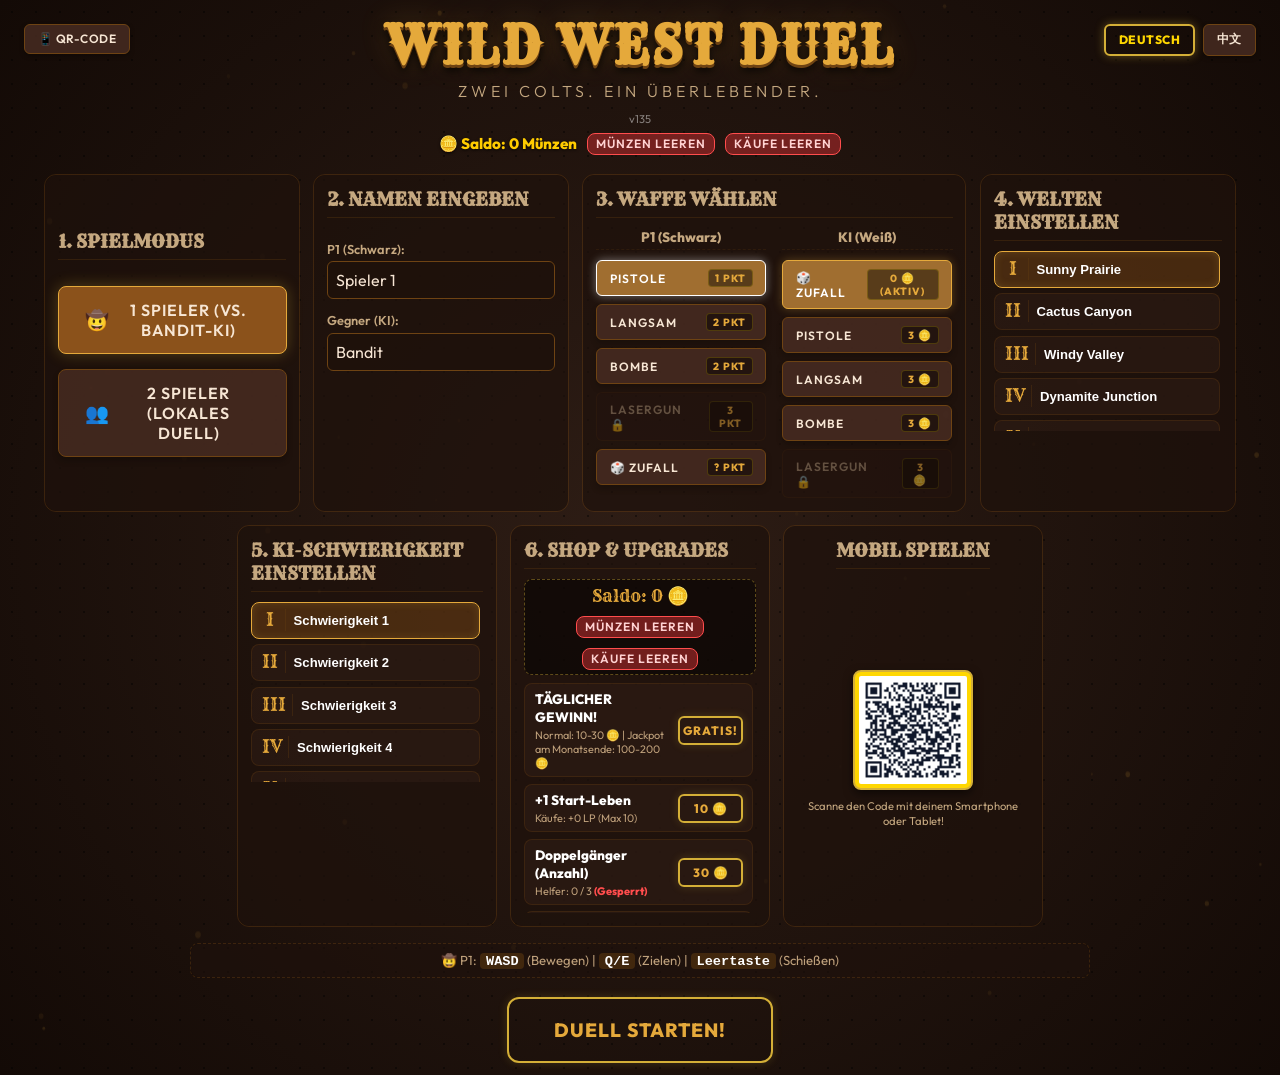
<file: games/shoot_game/index.html>
<!DOCTYPE html>
<html lang="de">
<head>
    <meta charset="UTF-8">
    <meta name="viewport" content="width=device-width, initial-scale=1.0, maximum-scale=1.0, user-scalable=no, viewport-fit=cover">
    <!-- iOS / iPadOS PWA Support -->
    <meta name="apple-mobile-web-app-capable" content="yes">
    <meta name="apple-mobile-web-app-status-bar-style" content="black-translucent">
    <meta name="apple-mobile-web-app-title" content="Wild West">
    <!-- Preload Local Fonts for Immediate Rendering (Prevents Fallback Font Flash) -->
    <link rel="preload" href="./fonts/rye-400.ttf" as="font" type="font/ttf" crossorigin>
    <link rel="preload" href="./fonts/outfit-300.ttf" as="font" type="font/ttf" crossorigin>
    <link rel="preload" href="./fonts/outfit-400.ttf" as="font" type="font/ttf" crossorigin>
    <link rel="preload" href="./fonts/outfit-600.ttf" as="font" type="font/ttf" crossorigin>
    <link rel="preload" href="./fonts/outfit-800.ttf" as="font" type="font/ttf" crossorigin>

    <title>Wild West Duel</title>
    <!-- Icons & iOS PWA Touch Icons -->
    <link rel="icon" type="image/png" sizes="512x512" href="./app-icon.png?v=114">
    <link rel="icon" type="image/png" sizes="192x192" href="./app-icon.png?v=114">
    <link rel="apple-touch-icon" sizes="180x180" href="./apple-touch-icon.png?v=114">
    <link rel="apple-touch-icon" href="./apple-touch-icon.png?v=114">
    <link rel="apple-touch-icon-precomposed" href="./apple-touch-icon-precomposed.png?v=114">
    <link rel="manifest" href="manifest.json?v=114">
    <link rel="stylesheet" href="style.css?v=114">
    <style>
        /* Bulletproof hardware acceleration layer forcing for iOS Safari */
        .screen, .btn, .level-card, .shop-item, .menu-section {
            -webkit-transform: translate3d(0, 0, 0) !important;
            transform: translate3d(0, 0, 0) !important;
            -webkit-backface-visibility: hidden !important;
            backface-visibility: hidden !important;
            will-change: transform !important;
        }
        /* Lock only the gold buttons (play/shop) to transparent backgrounds to bypass WebKit bug */
        .btn-gold {
            background-color: transparent !important;
            background-image: none !important;
        }
        /* Strict element size bounds to prevent layout distortion or oversized joysticks offline */
        .joystick-container {
            width: 120px !important;
            height: 120px !important;
            max-width: 120px !important;
            max-height: 120px !important;
            box-sizing: border-box !important;
            position: absolute !important;
        }
        .joystick-base {
            width: 120px !important;
            height: 120px !important;
            max-width: 120px !important;
            max-height: 120px !important;
            border-radius: 50% !important;
            box-sizing: border-box !important;
        }
        .joystick-knob {
            width: 52px !important;
            height: 52px !important;
            border-radius: 50% !important;
            box-sizing: border-box !important;
        }
        .western-title {
            font-family: 'Rye', 'Impact', 'Trebuchet MS', serif;
        }
        .lang-btn {
            font-family: 'Outfit', -apple-system, BlinkMacSystemFont, 'Segoe UI', Roboto, sans-serif;
        }
    </style>
</head>
<body>
    <div id="game-container">
        <!-- Language Selector -->
        <div id="language-selector">
            <button id="lang-btn-original" class="btn btn-small btn-primary lang-btn selected">DEUTSCH</button>
            <button id="lang-btn-chinese" class="btn btn-small btn-primary lang-btn">中文</button>
        </div>

        <!-- QR Code Selector -->
        <div id="qr-container">
            <button id="qr-toggle-btn" class="btn btn-small btn-primary" data-i18n="qr-btn-text">📱 QR-Code</button>
        </div>

        <!-- Background Dust Particles (Canvas overlay or pure CSS) -->
        <canvas id="dust-particles"></canvas>

        <!-- MAIN MENU -->
        <div id="main-menu" class="screen active">
            <h1 class="western-title" data-i18n="game-title">Wild West Duel</h1>
            <p class="subtitle" data-i18n="game-subtitle">Zwei Colts. Ein Überlebender.</p>
            <div id="version-badge" style="font-size: 0.7rem; color: rgba(255,255,255,0.45); text-align: center; margin-top: -0.5rem; margin-bottom: 0.4rem; font-family: 'Outfit', sans-serif; cursor: default;">v130</div>
            <div id="header-coins-container" style="text-align: center; margin-top: 0; margin-bottom: 1.2rem; font-family: 'Outfit', sans-serif; color: #ffcc00; font-weight: bold; font-size: 0.95rem; text-shadow: 0 1px 3px rgba(0,0,0,0.8); display: flex; align-items: center; justify-content: center; gap: 0.6rem; flex-wrap: wrap;">
                <span>🪙 <span data-i18n="shop-balance">Saldo:</span> <span id="header-coins-val">0</span> <span data-i18n="header-coins-unit">Münzen</span></span>
                <button class="btn btn-small btn-danger clear-coins-btn" style="padding: 0.15rem 0.5rem; font-size: 0.75rem; vertical-align: middle;" data-i18n="clear-coins-btn">Münzen leeren</button>
                <button class="btn btn-small btn-danger clear-purchases-btn" style="padding: 0.15rem 0.5rem; font-size: 0.75rem; vertical-align: middle;" data-i18n="clear-purchases-btn">Käufe leeren</button>
            </div>

            <!-- Prestige Reset Panel -->
            <div id="prestige-panel" class="prestige-panel hidden">
                <div class="prestige-info">
                    <div class="prestige-title" data-i18n="prestige-title">🏆 Saloon-Legende</div>
                    <div class="prestige-desc" data-i18n="prestige-desc">Alles freigeschaltet! Nächste Entscheidung in:</div>
                </div>
                <div id="prestige-timer" class="prestige-timer">20:00</div>
                <div class="prestige-buttons">
                    <button id="prestige-keep-btn" class="btn btn-prestige-keep btn-small" data-i18n="prestige-keep-btn" disabled>Behalten</button>
                    <button id="prestige-reset-btn" class="btn btn-danger btn-prestige-reset btn-small" data-i18n="prestige-reset-btn" disabled>Von vorne</button>
                </div>
            </div>

            <div class="menu-sections">
                <div class="menu-section game-modes">
                    <h2 data-i18n="mode-title">1. Spielmodus</h2>
                    <button class="btn btn-primary mode-btn selected" data-mode="pve">
                        <span class="btn-icon">🤠</span>
                        <span data-i18n="mode-pve-text">1 Spieler (vs. Bandit-KI)</span>
                    </button>
                    <button class="btn btn-primary mode-btn" data-mode="pvp">
                        <span class="btn-icon">👥</span>
                        <span data-i18n="mode-pvp-text">2 Spieler (Lokales Duell)</span>
                    </button>
                </div>

                <div class="menu-section player-names">
                    <h2 data-i18n="names-title">2. Namen eingeben</h2>
                    <div class="name-inputs">
                        <div class="input-group">
                            <label for="p1-name-input" data-i18n="label-p1-name">P1 (Schwarz):</label>
                            <input type="text" id="p1-name-input" value="Spieler 1" maxlength="12">
                        </div>
                        <div class="input-group">
                            <label for="p2-name-input" id="p2-name-label" data-i18n="label-p2-name-ki">Gegner (KI):</label>
                            <input type="text" id="p2-name-input" value="Bandit" maxlength="12">
                        </div>
                    </div>
                </div>

                <div class="menu-section weapon-select">
                    <h2 data-i18n="weapon-title">3. Waffe wählen</h2>
                    <div class="weapon-selections-container">
                        <div class="weapon-select-col" id="p1-weapon-select-col">
                            <h3 data-i18n="weapon-p1-label">P1 (Schwarz)</h3>
                            <div class="weapon-grid">
                                <button class="btn btn-primary weapon-btn p1-wep-active" data-player="p1" data-weapon="rapid">
                                    <span class="wep-name" data-i18n="wep-rapid">Pistole</span><span class="wep-pts" data-i18n="wep-pts-1">1 Pkt</span>
                                </button>
                                <button class="btn btn-primary weapon-btn" data-player="p1" data-weapon="heavy">
                                    <span class="wep-name" data-i18n="wep-heavy">Langsam</span><span class="wep-pts" data-i18n="wep-pts-2">2 Pkt</span>
                                </button>
                                <button class="btn btn-primary weapon-btn" data-player="p1" data-weapon="bomb">
                                    <span class="wep-name" data-i18n="wep-bomb">Bombe</span><span class="wep-pts" data-i18n="wep-pts-2">2 Pkt</span>
                                </button>
                                <button id="p1-wep-laser" class="btn btn-primary weapon-btn" data-player="p1" data-weapon="laser" disabled>
                                    <span class="wep-name" data-i18n="wep-laser-locked">Lasergun 🔒</span><span class="wep-pts" data-i18n="wep-pts-3">3 Pkt</span>
                                </button>
                                <button class="btn btn-primary weapon-btn" data-player="p1" data-weapon="random">
                                    <span class="wep-name" data-i18n="wep-random">🎲 Zufall</span><span class="wep-pts" data-i18n="wep-pts-random">? Pkt</span>
                                </button>
                            </div>
                        </div>
                        <div class="weapon-select-col" id="p2-weapon-select-col">
                            <h3 id="p2-weapon-title" data-i18n="weapon-p2-label-ki">KI (Weiß)</h3>
                            <div class="weapon-grid">
                                <button class="btn btn-primary weapon-btn p2-wep-active" data-player="p2" data-weapon="random">
                                    <span class="wep-name" data-i18n="wep-random">🎲 Zufall</span><span class="wep-pts" data-i18n="wep-pts-random">? Pkt</span>
                                </button>
                                <button class="btn btn-primary weapon-btn" data-player="p2" data-weapon="rapid">
                                    <span class="wep-name" data-i18n="wep-rapid">Pistole</span><span class="wep-pts" data-i18n="wep-pts-1">1 Pkt</span>
                                </button>
                                <button class="btn btn-primary weapon-btn" data-player="p2" data-weapon="heavy">
                                    <span class="wep-name" data-i18n="wep-heavy">Langsam</span><span class="wep-pts" data-i18n="wep-pts-2">2 Pkt</span>
                                </button>
                                <button class="btn btn-primary weapon-btn" data-player="p2" data-weapon="bomb">
                                    <span class="wep-name" data-i18n="wep-bomb">Bombe</span><span class="wep-pts" data-i18n="wep-pts-2">2 Pkt</span>
                                </button>
                                <button id="p2-wep-laser" class="btn btn-primary weapon-btn" data-player="p2" data-weapon="laser" disabled>
                                    <span class="wep-name" data-i18n="wep-laser-locked">Lasergun 🔒</span><span class="wep-pts" data-i18n="wep-pts-3">3 Pkt</span>
                                </button>
                            </div>
                        </div>
                    </div>
                </div>

                <div class="menu-section level-select">
                    <h2 data-i18n="level-title">4. Level einstellen</h2>
                    <div class="level-grid">
                        <button class="level-card active" data-level="1">
                            <div class="level-num">I</div>
                            <div class="level-name" data-i18n="level-1-name">Sunny Prairie</div>
                            <div class="level-desc" data-i18n="level-1-desc">Einfaches Feld, keine Gefahren.</div>
                        </button>
                        <button class="level-card" data-level="2">
                            <div class="level-num">II</div>
                            <div class="level-name" data-i18n="level-2-name">Cactus Canyon</div>
                            <div class="level-desc" data-i18n="level-2-desc">Kakteen blockieren Schüsse.</div>
                        </button>
                        <button class="level-card" data-level="3">
                            <div class="level-num">III</div>
                            <div class="level-name" data-i18n="level-3-name">Windy Valley</div>
                            <div class="level-desc" data-i18n="level-3-desc">Wind krümmt die Patronen!</div>
                        </button>
                        <button class="level-card" data-level="4">
                            <div class="level-num">IV</div>
                            <div class="level-name" data-i18n="level-4-name">Dynamite Junction</div>
                            <div class="level-desc" data-i18n="level-4-desc">Explosive Dynamitfässer.</div>
                        </button>
                        <button class="level-card" data-level="5">
                            <div class="level-num">V</div>
                            <div class="level-name" data-i18n="level-5-name">Tombstone Showdown</div>
                            <div class="level-desc" data-i18n="level-5-desc">Volles Chaos: Wind, TNT & Tumbleweed!</div>
                        </button>
                        <button class="level-card" data-level="6">
                            <div class="level-num">VI</div>
                            <div class="level-name" data-i18n="level-6-name">Desert Fortress</div>
                            <div class="level-desc" data-i18n="level-6-desc">Barrikaden blockieren Schüsse. Rote Bodenspikes!</div>
                        </button>
                        <button class="level-card" data-level="7">
                            <div class="level-num">VII</div>
                            <div class="level-name" data-i18n="level-7-name">Windstorm Ruins</div>
                            <div class="level-desc" data-i18n="level-7-desc">Starker Sandsturm, Mauern & Bodenspikes.</div>
                        </button>
                        <button class="level-card" data-level="8">
                            <div class="level-num">VIII</div>
                            <div class="level-name" data-i18n="level-8-name">TNT Minefield</div>
                            <div class="level-desc" data-i18n="level-8-desc">Überall Dynamit & gefährliche Bodenspikes.</div>
                        </button>
                        <button class="level-card" data-level="9">
                            <div class="level-num">IX</div>
                            <div class="level-name" data-i18n="level-9-name">Tumbleweed Alley</div>
                            <div class="level-desc" data-i18n="level-9-desc">Tumbleweeds und Bodenspikes füllen das Feld.</div>
                        </button>
                        <button class="level-card" data-level="10">
                            <div class="level-num">X</div>
                            <div class="level-name" data-i18n="level-10-name">Armageddon Duel</div>
                            <div class="level-desc" data-i18n="level-10-desc">Ultimatives Chaos: Alles inklusive Bodenspikes!</div>
                        </button>
                    </div>
                </div>

                <div class="menu-section difficulty-select" id="difficulty-select-section">
                    <h2 data-i18n="difficulty-title">5. KI-Schwierigkeit einstellen</h2>
                    <div class="difficulty-grid">
                        <button class="difficulty-card active" data-difficulty="1">
                            <div class="difficulty-num">I</div>
                            <div class="difficulty-name"><span data-i18n="difficulty-label">Schwierigkeit</span> 1</div>
                        </button>
                        <button class="difficulty-card" data-difficulty="2">
                            <div class="difficulty-num">II</div>
                            <div class="difficulty-name"><span data-i18n="difficulty-label">Schwierigkeit</span> 2</div>
                        </button>
                        <button class="difficulty-card" data-difficulty="3">
                            <div class="difficulty-num">III</div>
                            <div class="difficulty-name"><span data-i18n="difficulty-label">Schwierigkeit</span> 3</div>
                        </button>
                        <button class="difficulty-card" data-difficulty="4">
                            <div class="difficulty-num">IV</div>
                            <div class="difficulty-name"><span data-i18n="difficulty-label">Schwierigkeit</span> 4</div>
                        </button>
                        <button class="difficulty-card" data-difficulty="5">
                            <div class="difficulty-num">V</div>
                            <div class="difficulty-name"><span data-i18n="difficulty-label">Schwierigkeit</span> 5</div>
                        </button>
                        <button class="difficulty-card" data-difficulty="6">
                            <div class="difficulty-num">VI</div>
                            <div class="difficulty-name"><span data-i18n="difficulty-label">Schwierigkeit</span> 6</div>
                        </button>
                        <button class="difficulty-card" data-difficulty="7">
                            <div class="difficulty-num">VII</div>
                            <div class="difficulty-name"><span data-i18n="difficulty-label">Schwierigkeit</span> 7</div>
                        </button>
                        <button class="difficulty-card" data-difficulty="8">
                            <div class="difficulty-num">VIII</div>
                            <div class="difficulty-name"><span data-i18n="difficulty-label">Schwierigkeit</span> 8</div>
                        </button>
                        <button class="difficulty-card" data-difficulty="9">
                            <div class="difficulty-num">IX</div>
                            <div class="difficulty-name"><span data-i18n="difficulty-label">Schwierigkeit</span> 9</div>
                        </button>
                        <button class="difficulty-card" data-difficulty="10">
                            <div class="difficulty-num">X</div>
                            <div class="difficulty-name"><span data-i18n="difficulty-label">Schwierigkeit</span> 10</div>
                        </button>
                    </div>
                </div>

                <div class="menu-section upgrade-shop">
                    <h2 data-i18n="shop-title">6. Shop & Upgrades</h2>
                    <div class="shop-coins-header" style="display: flex; align-items: center; justify-content: center; gap: 0.6rem; flex-wrap: wrap;">
                        <span><span data-i18n="shop-balance">Saldo:</span> <span id="shop-coins-val">0</span> <span class="shop-coin-symbol">🪙</span></span>
                        <button class="btn btn-small btn-danger clear-coins-btn" style="padding: 0.15rem 0.5rem; font-size: 0.75rem; vertical-align: middle;" data-i18n="clear-coins-btn">Münzen leeren</button>
                        <button class="btn btn-small btn-danger clear-purchases-btn" style="padding: 0.15rem 0.5rem; font-size: 0.75rem; vertical-align: middle;" data-i18n="clear-purchases-btn">Käufe leeren</button>
                    </div>
                    <div class="shop-list">
                        <div class="shop-item">
                            <div class="shop-item-info">
                                <div class="shop-item-title" data-i18n="shop-daily-title">TÄGLICHER GEWINN!</div>
                                <div class="shop-item-desc" id="shop-daily-desc-container" data-i18n="shop-daily-desc">Normal: 10-30 🪙 | Jackpot am Monatsende: 100-200 🪙</div>
                            </div>
                            <button id="claim-daily-btn" class="btn btn-gold btn-shop" data-i18n="shop-daily-btn-claim">GRATIS!</button>
                        </div>
                        <div class="shop-item">
                            <div class="shop-item-info">
                                <div class="shop-item-title" data-i18n="shop-hp-title">+1 Start-Leben</div>
                                <div class="shop-item-desc" id="shop-hp-desc-container">Käufe: +<span id="shop-hp-lvl">0</span> LP (Max 10) <span id="shop-hp-status" style="font-weight:bold; color:#ff9500;"></span></div>
                                <button id="toggle-hp-btn" class="btn btn-toggle-inactive btn-shop hidden" style="margin-top: 0.3rem; font-size: 0.65rem !important; padding: 0.2rem 0.5rem !important; width: auto !important; height: auto !important;" data-i18n="btn-deactivate">Deaktivieren</button>
                            </div>
                            <button id="buy-hp-btn" class="btn btn-gold btn-shop">10 🪙</button>
                        </div>
                        <div class="shop-item">
                            <div class="shop-item-info">
                                <div class="shop-item-title" data-i18n="shop-doppel-title">Doppelgänger (Anzahl)</div>
                                <div class="shop-item-desc" id="shop-doppel-count-container">Helfer: <span id="shop-doppel-count-val">0</span> / 3 <span id="shop-doppel-status" class="status-inactive"></span></div>
                                <button id="toggle-doppel-btn" class="btn btn-toggle-inactive btn-shop hidden" style="margin-top: 0.3rem; font-size: 0.65rem !important; padding: 0.2rem 0.5rem !important; width: auto !important; height: auto !important;" data-i18n="btn-deactivate">Deaktivieren</button>
                            </div>
                            <button id="buy-doppel-count-btn" class="btn btn-gold btn-shop">30 🪙</button>
                        </div>
                        <div class="shop-item">
                            <div class="shop-item-info">
                                <div class="shop-item-title" data-i18n="shop-doppel-lvl-title">Doppelgänger-Stufe</div>
                                <div class="shop-item-desc" id="shop-doppel-lvl-container">HP: <span id="shop-doppel-hp-val">3</span> | CD-R: <span id="shop-doppel-cdr-val">0%</span> (Stufe <span id="shop-doppel-lvl-val">0</span>/5)</div>
                            </div>
                            <button id="buy-doppel-lvl-btn" class="btn btn-gold btn-shop">30 🪙</button>
                        </div>
                        <div class="shop-item">
                            <div class="shop-item-info">
                                <div class="shop-item-title" data-i18n="shop-laser-title">Lasergun</div>
                                <div class="shop-item-desc" id="shop-laser-desc-container">Neon-Laser (Lvl <span id="shop-laser-lvl">0</span>): <span id="shop-laser-status" class="status-inactive">Gesperrt</span></div>
                            </div>
                            <button id="buy-laser-btn" class="btn btn-gold btn-shop">50 🪙</button>
                        </div>
                        <div class="shop-item">
                            <div class="shop-item-info">
                                <div class="shop-item-title" data-i18n="shop-rapid-title">Schnell-Pistole</div>
                                <div class="shop-item-desc" id="shop-rapid-desc-container">Schaden: <span id="shop-rapid-dmg">1</span> | CD: <span id="shop-rapid-cd">250</span>ms (Lvl <span id="shop-rapid-lvl">1</span>)</div>
                            </div>
                            <button id="buy-rapid-btn" class="btn btn-gold btn-shop">10 🪙</button>
                        </div>
                        <div class="shop-item">
                            <div class="shop-item-info">
                                <div class="shop-item-title" data-i18n="shop-heavy-title">Langsam-Pistole</div>
                                <div class="shop-item-desc" id="shop-heavy-desc-container">Schaden: <span id="shop-heavy-dmg">2</span> | CD: <span id="shop-heavy-cd">1500</span>ms (Lvl <span id="shop-heavy-lvl">1</span>)</div>
                            </div>
                            <button id="buy-heavy-btn" class="btn btn-gold btn-shop">10 🪙</button>
                        </div>
                        <div class="shop-item">
                            <div class="shop-item-info">
                                <div class="shop-item-title" data-i18n="shop-bomb-title">Bomben-Pistole</div>
                                <div class="shop-item-desc" id="shop-bomb-desc-container">Schaden: <span id="shop-bomb-dmg">2</span> | CD: <span id="shop-bomb-cd">2000</span>ms (Lvl <span id="shop-bomb-lvl">1</span>)</div>
                            </div>
                            <button id="buy-bomb-btn" class="btn btn-gold btn-shop">10 🪙</button>
                        </div>
                    </div>
                </div>

                <div class="menu-section qr-code-section">
                    <h2 data-i18n="qr-modal-title">Mobil spielen</h2>
                    <div class="menu-qr-content">
                        <img src="qr-code.png" alt="QR-Code" class="menu-qr-image">
                        <p class="menu-qr-desc" data-i18n="qr-menu-desc">Scanne den Code mit deinem Smartphone oder Tablet!</p>
                    </div>
                </div>
            </div>


            <div class="controls-cheat-sheet-compact">
                <span data-i18n="cheat-sheet-p1">🤠 P1: <strong>WASD</strong> (Bewegen) | <strong>Q/E</strong> (Zielen) | <strong>Leertaste</strong> (Schießen)</span>
                <span class="sheet-divider">|</span>
                <span data-i18n="cheat-sheet-p2">💀 P2/KI: <strong>Pfeiltasten</strong> (Bewegen) | <strong>U/O</strong> (Zielen) | <strong>I</strong> (Schießen)</span>
            </div>

            <button id="start-game-btn" class="btn btn-gold btn-large" data-i18n="start-duel-btn">Duell Starten!</button>

            <!-- Landscape Mode Notice for Mobile / iPad -->
            <div class="mobile-only-notice" data-i18n="landscape-notice-text">BITTE SPIELT IM QUERFORMAT!!!</div>
        </div>

        <!-- GAMEPLAY SCREEN -->
        <div id="game-screen" class="screen">
            <!-- HUD -->
            <div id="hud">
                <div class="hud-player p1-hud">
                    <div class="player-label"><span class="avatar">🤠</span> <span id="p1-label-text">Spieler 1 (Schwarz)</span></div>
                    <div class="hearts" id="p1-hearts"></div>
                </div>

                <div id="level-display">
                    <span id="level-display-name">Sunny Prairie</span>
                    <div id="wind-indicator" class="hidden">
                        <span id="wind-arrow">➔</span> <span id="wind-text">Wind: 0 km/h</span>
                    </div>
                </div>

                <div class="hud-player p2-hud">
                    <div class="hearts" id="p2-hearts"></div>
                    <div class="player-label"><span class="avatar">🤠</span> <span id="p2-label-text">Bandit (KI)</span></div>
                </div>
            </div>

            <div id="canvas-wrapper">
                <canvas id="game-canvas" width="1200" height="800"></canvas>
            </div>

            <!-- Mobile touch controls overlay -->
            <div id="mobile-controls">
                <div id="joystick-move" class="joystick-container">
                    <div class="joystick-base">
                        <div class="joystick-knob blue"></div>
                    </div>
                </div>
                <div id="joystick-aim" class="joystick-container">
                    <div class="joystick-base">
                        <div class="joystick-knob red"></div>
                    </div>
                </div>
                <div id="joystick-p2-move" class="joystick-container">
                    <div class="joystick-base">
                        <div class="joystick-knob green"></div>
                    </div>
                </div>
                <div id="joystick-p2-aim" class="joystick-container">
                    <div class="joystick-base">
                        <div class="joystick-knob orange"></div>
                    </div>
                </div>
            </div>

            <div id="game-controls-bar">
                <button id="sound-toggle-btn-hud" class="btn btn-small sound-btn" data-i18n="sound-btn-on">🔊 Ton: EIN</button>
                <button id="pause-btn" class="btn btn-small" data-i18n="hud-pause-btn">Pause</button>
                <button id="exit-game-btn" class="btn btn-small btn-danger" data-i18n="hud-forfeit-btn">Aufgeben</button>
            </div>

            <!-- Keyboard Controls Cheat Sheet for PC -->
            <div class="controls-cheat-sheet-compact gameplay-cheat-sheet">
                <span data-i18n="cheat-sheet-p1">🤠 P1: <strong>WASD</strong> (Bewegen) | <strong>Q/E</strong> (Zielen) | <strong>Leertaste</strong> (Schießen)</span>
                <span class="sheet-divider">|</span>
                <span data-i18n="cheat-sheet-p2">💀 P2/KI: <strong>Pfeiltasten</strong> (Bewegen) | <strong>U/O</strong> (Zielen) | <strong>I</strong> (Schießen)</span>
            </div>
        </div>

        <!-- GAME OVER OVERLAY -->
        <div id="game-over-screen" class="screen">
            <h1 class="victory-title" id="victory-title">Spieler 1 gewinnt!</h1>
            <p id="victory-subtitle" class="subtitle">Schnellster Finger im Wilden Westen</p>
            <div id="coins-reward-banner" class="coins-reward-banner hidden">
                🪙 +3 Münzen erhalten!
            </div>

            <div class="game-over-buttons">
                <button id="rematch-btn" class="btn btn-gold btn-large" data-i18n="go-rematch-btn">Revanche</button>
                <button id="menu-btn" class="btn btn-primary btn-large" data-i18n="go-menu-btn">Hauptmenü</button>
            </div>
        </div>

        <!-- PAUSE SCREEN OVERLAY -->
        <div id="pause-screen" class="screen">
            <h1 class="western-title" data-i18n="pause-title">Pause</h1>
            <p class="subtitle" data-i18n="pause-subtitle">Das Duell ruht...</p>
            <div class="pause-buttons">
                <button id="resume-btn" class="btn btn-gold btn-large" data-i18n="pause-resume-btn">Weiter</button>
                <button id="pause-menu-btn" class="btn btn-primary btn-large" data-i18n="pause-menu-btn">Hauptmenü</button>
            </div>
        </div>

        <!-- QR CODE MODAL OVERLAY -->
        <div id="qr-modal" class="screen">
            <div class="qr-modal-content">
                <div class="qr-canvas-container">
                    <img id="qr-image" src="qr-code.png" alt="QR-Code">
                </div>
                <div class="qr-text-col">
                    <h2 data-i18n="qr-modal-title">Mobil spielen</h2>
                    <p class="qr-desc" data-i18n="qr-modal-desc">Scanne diesen QR-Code mit deinem Handy oder Tablet, um das Spiel auf einem mobilen Gerät zu spielen!</p>
                    <div class="qr-link-container">
                        <input type="text" id="qr-link-input" readonly value="https://yang.zchen.org/games/shoot_game/index.html">
                        <button id="qr-copy-btn" class="btn btn-gold btn-small" data-i18n="qr-btn-copy">Kopieren</button>
                    </div>
                    <div class="qr-modal-buttons">
                        <button id="qr-modal-close" class="btn btn-primary btn-large" data-i18n="qr-btn-close">Schließen</button>
                    </div>
                </div>
            </div>
        </div>
    </div>

    <!-- JS Files as Modules -->
    <script type="module" src="game.js?v=135"></script>
    <script>
        (function() {
            const TARGET_VERSION = '135';
            const storedVersion = localStorage.getItem('wild_west_installed_version');

            // Force cache purge if version stored in browser is older than 108
            if (storedVersion !== TARGET_VERSION) {
                localStorage.setItem('wild_west_installed_version', TARGET_VERSION);
                if ('serviceWorker' in navigator) {
                    navigator.serviceWorker.getRegistrations().then(regs => {
                        return Promise.all(regs.map(r => r.unregister()));
                    }).then(() => {
                        return caches.keys();
                    }).then(keys => {
                        return Promise.all(keys.map(k => caches.delete(k)));
                    }).then(() => {
                        window.location.reload();
                    }).catch(() => {
                        window.location.reload();
                    });
                }
            }

            if ('serviceWorker' in navigator) {
                let refreshing = false;
                const handleReload = () => {
                    if (!refreshing) {
                        refreshing = true;
                        window.location.reload();
                    }
                };

                const forceUpdateAndReload = async () => {
                    localStorage.setItem('wild_west_installed_version', TARGET_VERSION);
                    try {
                        const regs = await navigator.serviceWorker.getRegistrations();
                        for (let r of regs) await r.unregister();
                        const keys = await caches.keys();
                        await Promise.all(keys.map(k => caches.delete(k)));
                    } catch (e) {
                        console.warn('Cache clear failed:', e);
                    }
                    window.location.href = window.location.pathname + '?v=135&t=' + Date.now();
                };
                window.forcePurgeAndReload = forceUpdateAndReload;

                navigator.serviceWorker.addEventListener('controllerchange', handleReload);
                navigator.serviceWorker.addEventListener('message', (event) => {
                    if (event.data && (event.data.type === 'VERSION_UPDATED' || event.data.type === 'RELOAD')) {
                        handleReload();
                    }
                });

                window.addEventListener('load', () => {
                    navigator.serviceWorker.register('./sw.js?v=135', { scope: './' }).then(reg => {
                        reg.update();

                        window.addEventListener('focus', () => reg.update());
                        window.addEventListener('online', () => reg.update());
                        window.addEventListener('pageshow', () => reg.update());

                        reg.onupdatefound = () => {
                            const installingWorker = reg.installing;
                            if (installingWorker) {
                                installingWorker.onstatechange = () => {
                                    if (installingWorker.state === 'installed') {
                                        if (navigator.serviceWorker.controller) {
                                            installingWorker.postMessage({ type: 'SKIP_WAITING' });
                                            handleReload();
                                        }
                                    }
                                };
                            }
                        };
                    }).catch(err => {
                        console.log('SW registration failed:', err);
                    });
                });
            }
        })();
    </script>
</body>
</html>
</file>
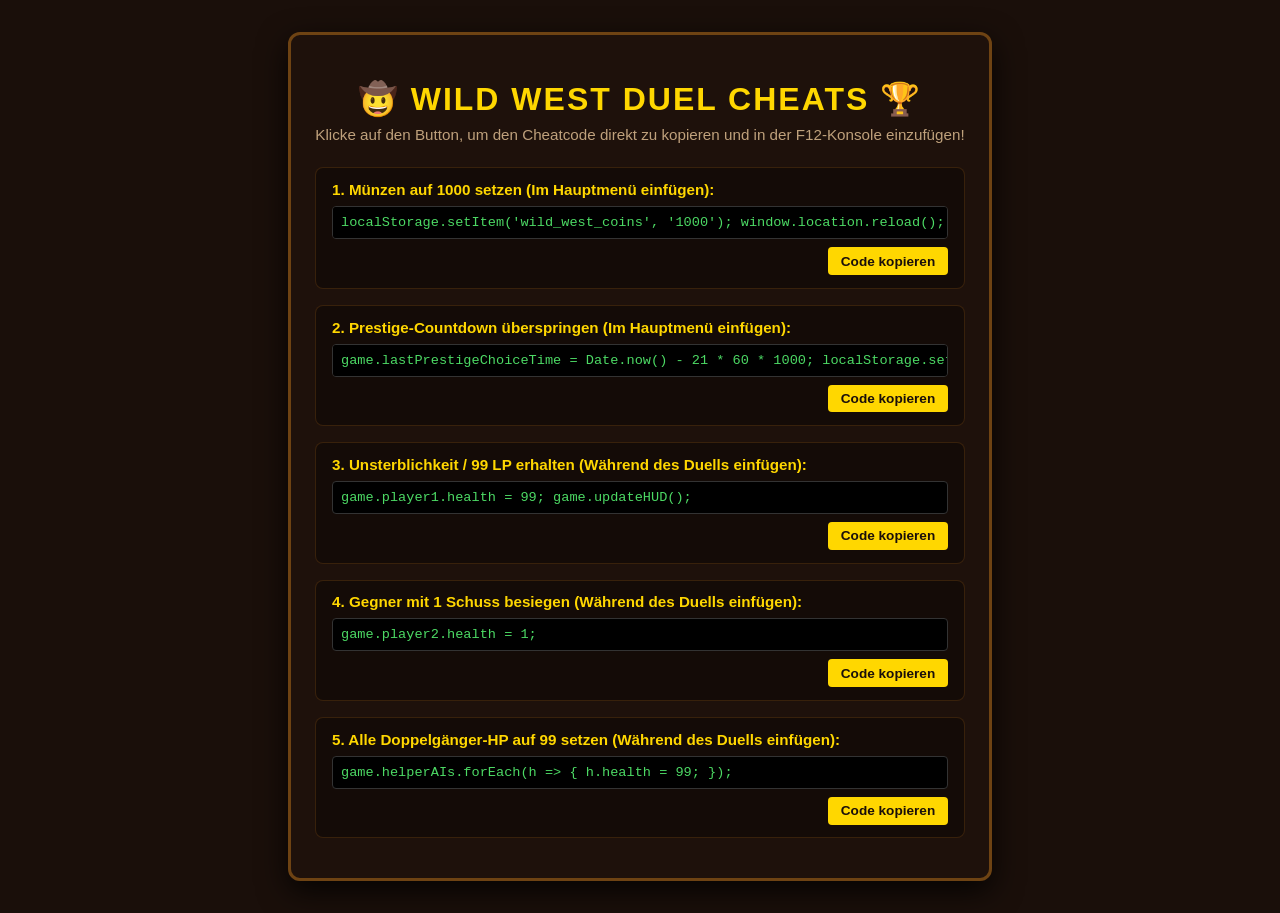
<file: games/shoot_game/cheats.html>
<!DOCTYPE html>
<html lang="de">
<head>
    <meta charset="UTF-8">
    <title>Wild West Duel - Cheats</title>
    <style>
        body {
            background-color: #1a0f0a;
            color: #f7e6d4;
            font-family: 'Segoe UI', Tahoma, Geneva, Verdana, sans-serif;
            text-align: center;
            padding: 2rem;
            margin: 0;
        }
        .container {
            max-width: 650px;
            margin: 0 auto;
            background: rgba(30, 18, 12, 0.9);
            border: 3px solid #6e4313;
            border-radius: 12px;
            padding: 1.5rem;
            box-shadow: 0 10px 30px rgba(0,0,0,0.8);
        }
        h1 {
            color: #ffd700;
            margin-bottom: 0.5rem;
            font-size: 2rem;
            text-transform: uppercase;
            letter-spacing: 2px;
        }
        .subtitle {
            color: #bfa17c;
            font-size: 0.95rem;
            margin-bottom: 1.5rem;
        }
        .cheat-card {
            background: rgba(0,0,0,0.3);
            border: 1px solid rgba(110, 67, 19, 0.4);
            border-radius: 8px;
            margin-bottom: 1rem;
            padding: 0.8rem 1rem;
            display: flex;
            flex-direction: column;
            align-items: stretch;
            gap: 0.5rem;
        }
        .cheat-title {
            font-weight: bold;
            color: #ffd700;
            text-align: left;
            font-size: 0.95rem;
        }
        .code-box {
            background: #000;
            color: #4cd964;
            font-family: 'Courier New', Courier, monospace;
            padding: 0.5rem;
            border-radius: 4px;
            text-align: left;
            font-size: 0.85rem;
            overflow-x: auto;
            border: 1px solid #333;
            white-space: nowrap;
        }
        .copy-btn {
            background: #ffd700;
            color: #1a0f0a;
            border: none;
            padding: 0.4rem 0.8rem;
            border-radius: 4px;
            font-weight: bold;
            cursor: pointer;
            transition: all 0.2s ease;
            align-self: flex-end;
            font-size: 0.85rem;
        }
        .copy-btn:hover {
            background: #ffd700;
            transform: scale(1.03);
        }
        .copy-btn.copied {
            background: #4cd964;
            color: #fff;
        }
    </style>
</head>
<body>
    <div class="container">
        <h1>🤠 Wild West Duel Cheats 🏆</h1>
        <div class="subtitle">Klicke auf den Button, um den Cheatcode direkt zu kopieren und in der F12-Konsole einzufügen!</div>
        
        <div class="cheat-card">
            <div class="cheat-title">1. Münzen auf 1000 setzen (Im Hauptmenü einfügen):</div>
            <div class="code-box" id="code1">localStorage.setItem('wild_west_coins', '1000'); window.location.reload();</div>
            <button class="copy-btn" onclick="copyCode('code1', this)">Code kopieren</button>
        </div>

        <div class="cheat-card">
            <div class="cheat-title">2. Prestige-Countdown überspringen (Im Hauptmenü einfügen):</div>
            <div class="code-box" id="code2">game.lastPrestigeChoiceTime = Date.now() - 21 * 60 * 1000; localStorage.setItem('wild_west_prestige_time', game.lastPrestigeChoiceTime);</div>
            <button class="copy-btn" onclick="copyCode('code2', this)">Code kopieren</button>
        </div>

        <div class="cheat-card">
            <div class="cheat-title">3. Unsterblichkeit / 99 LP erhalten (Während des Duells einfügen):</div>
            <div class="code-box" id="code3">game.player1.health = 99; game.updateHUD();</div>
            <button class="copy-btn" onclick="copyCode('code3', this)">Code kopieren</button>
        </div>

        <div class="cheat-card">
            <div class="cheat-title">4. Gegner mit 1 Schuss besiegen (Während des Duells einfügen):</div>
            <div class="code-box" id="code4">game.player2.health = 1;</div>
            <button class="copy-btn" onclick="copyCode('code4', this)">Code kopieren</button>
        </div>

        <div class="cheat-card">
            <div class="cheat-title">5. Alle Doppelgänger-HP auf 99 setzen (Während des Duells einfügen):</div>
            <div class="code-box" id="code5">game.helperAIs.forEach(h => { h.health = 99; });</div>
            <button class="copy-btn" onclick="copyCode('code5', this)">Code kopieren</button>
        </div>
    </div>

    <script>
        function copyCode(elementId, button) {
            const codeText = document.getElementById(elementId).innerText;
            navigator.clipboard.writeText(codeText).then(() => {
                button.innerText = "Kopiert!";
                button.classList.add("copied");
                setTimeout(() => {
                    button.innerText = "Code kopieren";
                    button.classList.remove("copied");
                }, 1500);
            }).catch(err => {
                console.error("Fehler beim Kopieren: ", err);
            });
        }
    </script>
</body>
</html>
</file>
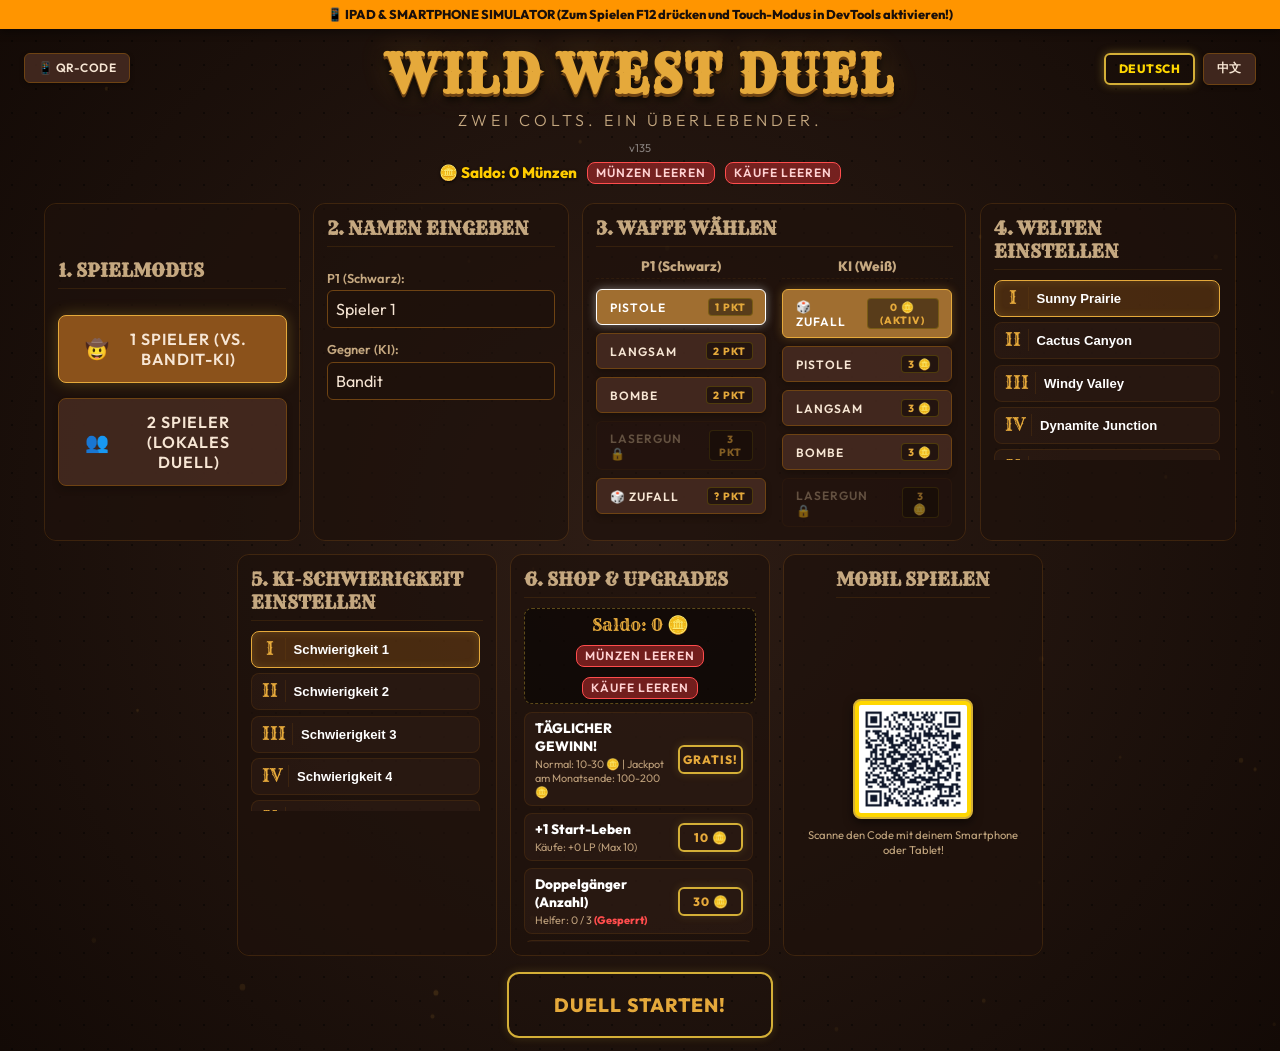
<file: games/shoot_game/simulate_mobile.html>
<!DOCTYPE html>
<html lang="de">
<head>
    <meta charset="UTF-8">
    <meta name="viewport" content="width=device-width, initial-scale=1.0, maximum-scale=1.0, user-scalable=no, viewport-fit=cover">
    <title>Wild West Duel - Mobile Simulator</title>
    <style>
        /* Simulator indicator bar at the top */
        #simulator-indicator {
            background: #ff9500;
            color: #1a0f0a;
            font-family: 'Outfit', sans-serif;
            font-size: 0.8rem;
            font-weight: bold;
            text-align: center;
            padding: 0.4rem;
            position: relative;
            z-index: 99999;
            box-shadow: 0 2px 10px rgba(0,0,0,0.5);
        }
    </style>
    <script>
        // Mock mobile device/touch properties for testing on PC
        Object.defineProperty(navigator, 'userAgent', {
            get: function () { 
                return 'Mozilla/5.0 (iPad; CPU OS 15_0 like Mac OS X) AppleWebKit/605.1.15 (KHTML, like Gecko) Version/15.0 Mobile/15E148 Safari/604.1'; 
            },
            configurable: true
        });
        Object.defineProperty(navigator, 'maxTouchPoints', {
            get: function () { return 5; },
            configurable: true
        });
        window.ontouchstart = function() {}; // mock touch support
        
        console.log("Mocking mobile iPad device coordinates and touch support.");

        // Fetch index.html with a cache-buster and inject it dynamically
        fetch('index.html?v=' + Date.now())
            .then(r => r.text())
            .then(html => {
                const parser = new DOMParser();
                const doc = parser.parseFromString(html, 'text/html');
                
                // Copy body contents
                const gameContainer = doc.getElementById('game-container');
                if (gameContainer) {
                    document.body.innerHTML = '<div id="simulator-indicator">📱 IPAD & SMARTPHONE SIMULATOR (Zum Spielen F12 drücken und Touch-Modus in DevTools aktivieren!)</div>' + doc.body.innerHTML;
                } else {
                    document.body.innerHTML = doc.body.innerHTML;
                }
                
                // Copy head elements (except title and viewport to keep simulator title)
                Array.from(doc.head.children).forEach(child => {
                    if (child.tagName !== 'TITLE' && child.tagName !== 'META') {
                        const newEl = document.createElement(child.tagName);
                        Array.from(child.attributes).forEach(attr => newEl.setAttribute(attr.name, attr.value));
                        newEl.innerHTML = child.innerHTML;
                        document.head.appendChild(newEl);
                    }
                });

                // Load modules
                const scripts = doc.querySelectorAll('script[type="module"]');
                scripts.forEach(s => {
                    const newScript = document.createElement('script');
                    newScript.type = 'module';
                    newScript.src = s.src;
                    document.body.appendChild(newScript);
                });
            });
    </script>
</head>
<body style="background: radial-gradient(circle at center, #2e1d15 0%, #130a06 100%); margin: 0; min-height: 100vh;">
    <div style="text-align: center; padding: 3rem; font-family: sans-serif; color: #ffd700;">
        <h2>Wild West Duel</h2>
        <p>Lade Mobile Simulator...</p>
    </div>
</body>
</html>
</file>
<file: style.css>
@import url('https://fonts.googleapis.com/css2?family=Plus+Jakarta+Sans:wght@300;400;500;600;700;800&family=Playfair+Display:ital,wght@0,600;0,700;1,600&display=swap');

/* Custom premium scrollbar styling */
::-webkit-scrollbar {
  width: 10px;
}
::-webkit-scrollbar-track {
  background: var(--bg-primary);
}
::-webkit-scrollbar-thumb {
  background: rgba(255, 255, 255, 0.1);
  border-radius: var(--border-radius-sm);
  border: 2px solid var(--bg-primary);
  transition: var(--transition-smooth);
}
::-webkit-scrollbar-thumb:hover {
  background: var(--accent-color);
}


:root {
  /* Dark Mode Palette (Default) */
  --bg-primary: #0b0f19;
  --bg-secondary: #131a2b;
  --bg-card: rgba(20, 27, 45, 0.7);
  --bg-glass: rgba(15, 23, 42, 0.55);
  --border-color: rgba(255, 255, 255, 0.08);
  --text-primary: #f8fafc;
  --text-secondary: #94a3b8;
  --text-muted: #64748b;
  --accent-color: #06b6d4;
  --accent-secondary: #10b981;
  --accent-gradient: linear-gradient(135deg, #06b6d4 0%, #3b82f6 100%);
  --glow-shadow: rgba(6, 182, 212, 0.15);
  
  --font-sans: 'Plus Jakarta Sans', -apple-system, BlinkMacSystemFont, "Segoe UI", Roboto, Helvetica, Arial, sans-serif;
  --font-serif: 'Playfair Display', Georgia, serif;
  
  --transition-smooth: all 0.35s cubic-bezier(0.4, 0, 0.2, 1);
  --border-radius-lg: 16px;
  --border-radius-md: 12px;
  --border-radius-sm: 8px;
}

@media (prefers-color-scheme: light) {
  :root {
    /* Light Mode Palette Override */
    --bg-primary: #f8fafc;
    --bg-secondary: #ffffff;
    --bg-card: rgba(241, 245, 249, 0.75);
    --bg-glass: rgba(255, 255, 255, 0.75);
    --border-color: rgba(148, 163, 184, 0.15);
    --text-primary: #0f172a;
    --text-secondary: #475569;
    --text-muted: #94a3b8;
    --accent-color: #0891b2;
    --accent-secondary: #059669;
    --accent-gradient: linear-gradient(135deg, #0891b2 0%, #2563eb 100%);
    --glow-shadow: rgba(8, 145, 178, 0.1);
  }
}

* {
  box-sizing: border-box;
  margin: 0;
  padding: 0;
}

body {
  background-color: var(--bg-primary);
  color: var(--text-primary);
  font-family: var(--font-sans);
  line-height: 1.6;
  min-height: 100vh;
  position: relative;
  overflow-x: hidden;
}

/* Background Gradients decoration */
body::before, body::after {
  content: '';
  position: absolute;
  width: 350px;
  height: 350px;
  border-radius: 50%;
  filter: blur(150px);
  z-index: -1;
  opacity: 0.14;
  pointer-events: none;
  animation: bgDrift 20s ease-in-out infinite alternate;
}

body::before {
  top: 5%;
  left: 5%;
  background: var(--accent-color);
}

body::after {
  bottom: 10%;
  right: 5%;
  background: #3b82f6;
  animation-delay: -10s;
}

@keyframes bgDrift {
  0% { transform: translate(0, 0) scale(1); }
  100% { transform: translate(60px, 40px) scale(1.2); }
}

/* Top bar (Optional small accent strip) */
.accent-bar {
  height: 4px;
  background: var(--accent-gradient);
  width: 100%;
}

/* Layout wrap */
#wrap {
  max-width: 1280px;
  margin: 0 auto;
  padding: 2.5rem 1.5rem;
  display: grid;
  grid-template-columns: 310px 1fr;
  gap: 2.5rem;
  align-items: start;
}

/* Header & Sidebar Container */
#header {
  position: sticky;
  top: 2rem;
  background: var(--bg-glass);
  backdrop-filter: blur(16px);
  -webkit-backdrop-filter: blur(16px);
  border: 1px solid var(--border-color);
  border-radius: var(--border-radius-lg);
  padding: 2rem 1.5rem;
  display: flex;
  flex-direction: column;
  align-items: center;
  text-align: center;
  box-shadow: 0 10px 30px -10px rgba(0, 0, 0, 0.2);
}

/* Avatar styling */
#header-links {
  margin-bottom: 1.5rem;
  position: relative;
}

#header-links img {
  border-radius: 35%;
  width: 140px;
  height: 140px;
  object-fit: cover;
  border: 3.5px solid transparent;
  background-image: var(--accent-gradient);
  background-clip: padding-box, border-box;
  background-origin: border-box;
  padding: 3px;
  box-shadow: 0 8px 24px var(--glow-shadow);
  transition: var(--transition-smooth);
  animation: breathingGlow 6s ease-in-out infinite;
}

#header-links img:hover {
  transform: rotate(3deg) scale(1.05);
  border-radius: 30%;
  box-shadow: 0 12px 30px var(--glow-shadow), 0 0 20px rgba(6, 182, 212, 0.4);
}

@keyframes breathingGlow {
  0%, 100% { filter: drop-shadow(0 0 4px rgba(6, 182, 212, 0.15)); }
  50% { filter: drop-shadow(0 0 12px rgba(6, 182, 212, 0.45)); }
}

/* Logo & Title */
#logo-text {
  font-family: var(--font-sans);
  font-size: 1.75rem;
  font-weight: 800;
  letter-spacing: -0.5px;
  margin-bottom: 0.5rem;
}

#logo-text a {
  text-decoration: none;
  background: var(--accent-gradient);
  -webkit-background-clip: text;
  -webkit-text-fill-color: transparent;
  background-clip: text;
}

/* Introduction block */
.intro-bio {
  font-size: 0.95rem;
  color: var(--text-secondary);
  line-height: 1.5;
  margin-bottom: 1.5rem;
}

.intro-bio a {
  color: var(--accent-color);
  text-decoration: none;
  font-weight: 600;
  transition: var(--transition-smooth);
}

.intro-bio a:hover {
  text-decoration: underline;
}

/* Socials & Badges */
.badge-list {
  display: flex;
  flex-wrap: wrap;
  justify-content: center;
  gap: 0.5rem;
  margin-bottom: 1.5rem;
  padding-bottom: 1.5rem;
  border-bottom: 1px solid var(--border-color);
  width: 100%;
}

.badge {
  background: var(--bg-card);
  border: 1px solid var(--border-color);
  font-size: 0.75rem;
  padding: 0.35rem 0.75rem;
  border-radius: 20px;
  color: var(--text-primary);
  display: inline-flex;
  align-items: center;
  gap: 0.25rem;
  font-weight: 500;
}

/* Quick Stats */
.stats {
  display: grid;
  grid-template-columns: repeat(3, 1fr);
  gap: 0.75rem;
  width: 100%;
}

.stat-item {
  background: var(--bg-primary);
  border: 1px solid var(--border-color);
  padding: 0.75rem;
  border-radius: var(--border-radius-md);
  transition: var(--transition-smooth);
  position: relative;
  overflow: hidden;
}

.stat-item:hover {
  border-color: var(--accent-color);
  transform: translateY(-2px);
  box-shadow: 0 5px 15px rgba(0, 0, 0, 0.1);
}

.stat-item.active {
  border-color: var(--accent-color) !important;
  background: rgba(6, 182, 212, 0.04);
  box-shadow: 0 0 15px var(--glow-shadow) !important;
}

.stat-item::after {
  content: '';
  position: absolute;
  bottom: 0;
  left: 50%;
  transform: translateX(-50%);
  width: 0;
  height: 2px;
  background: var(--accent-color);
  transition: var(--transition-smooth);
}

.stat-item.active::after {
  width: 50%;
}

.stat-val {
  font-size: 1.25rem;
  font-weight: 800;
  color: var(--accent-color);
  display: block;
}

.stat-lbl {
  font-size: 0.7rem;
  color: var(--text-muted);
  text-transform: uppercase;
  letter-spacing: 0.5px;
}

/* Main Content Area */
#content-wrap {
  display: flex;
  flex-direction: column;
  gap: 2rem;
}

/* Control Panel: Filters & Search */
.controls-card {
  background: var(--bg-glass);
  backdrop-filter: blur(16px);
  -webkit-backdrop-filter: blur(16px);
  border: 1px solid var(--border-color);
  border-radius: var(--border-radius-lg);
  padding: 1.5rem;
  box-shadow: 0 10px 25px -10px rgba(0, 0, 0, 0.15);
  display: flex;
  flex-direction: column;
  gap: 1rem;
}

.search-container {
  display: flex;
  align-items: center;
  position: relative;
}

.search-input {
  width: 100%;
  background: var(--bg-primary);
  border: 1px solid var(--border-color);
  color: var(--text-primary);
  padding: 0.85rem 1.2rem 0.85rem 2.5rem;
  border-radius: var(--border-radius-md);
  font-family: var(--font-sans);
  font-size: 0.95rem;
  outline: none;
  transition: var(--transition-smooth);
}

.search-input:focus {
  border-color: var(--accent-color);
  box-shadow: 0 0 0 3px rgba(6, 182, 212, 0.15);
}

.search-icon {
  position: absolute;
  left: 0.85rem;
  top: 50%;
  transform: translateY(-50%);
  color: var(--text-muted);
  pointer-events: none;
  font-size: 1rem;
}

/* Year Filter Tags/Capsules */
.filter-tabs {
  display: flex;
  flex-wrap: wrap;
  gap: 0.5rem;
  overflow-x: auto;
  padding-bottom: 0.25rem;
  margin-top: 1rem;
}

.filter-tabs::-webkit-scrollbar {
  height: 4px;
}

.filter-tabs::-webkit-scrollbar-thumb {
  background: var(--border-color);
  border-radius: 2px;
}

.tab-btn {
  background: var(--bg-primary);
  border: 1px solid var(--border-color);
  color: var(--text-secondary);
  font-family: var(--font-sans);
  font-size: 0.8rem;
  font-weight: 600;
  padding: 0.45rem 0.95rem;
  border-radius: 20px;
  cursor: pointer;
  transition: var(--transition-smooth);
  white-space: nowrap;
}

.tab-btn:hover {
  border-color: var(--text-secondary);
  color: var(--text-primary);
}

.tab-btn.active {
  background: var(--accent-gradient);
  border-color: transparent;
  color: #ffffff;
  box-shadow: 0 4px 12px var(--glow-shadow);
}

/* Travel Grid */
.travels-container {
  display: flex;
  flex-direction: column;
  gap: 2rem;
}

.year-section {
  display: flex;
  flex-direction: column;
  gap: 1rem;
  transition: opacity 0.3s ease;
}

.year-title {
  font-family: var(--font-sans);
  font-size: 1.5rem;
  font-weight: 800;
  color: var(--text-primary);
  display: flex;
  align-items: center;
  gap: 0.75rem;
  margin-bottom: 0.25rem;
  position: relative;
}

.year-title::after {
  content: '';
  flex-grow: 1;
  height: 1px;
  background: var(--border-color);
}

/* Travel Grid Cards list */
.travel-grid {
  list-style: none;
  display: grid;
  grid-template-columns: repeat(auto-fill, minmax(290px, 1fr));
  gap: 1.25rem;
}

.travel-card-item {
  background: var(--bg-glass);
  backdrop-filter: blur(8px);
  -webkit-backdrop-filter: blur(8px);
  border: 1px solid var(--border-color);
  border-radius: var(--border-radius-md);
  padding: 1.25rem;
  transition: var(--transition-smooth);
  display: flex;
  flex-direction: column;
  justify-content: space-between;
  min-height: 140px;
  position: relative;
  overflow: hidden;
  box-shadow: 0 4px 15px -3px rgba(0, 0, 0, 0.05);
}

.travel-card-item::before {
  content: '';
  position: absolute;
  top: 0;
  left: 0;
  width: 100%;
  height: 3px;
  background: var(--accent-gradient);
  opacity: 0;
  transition: var(--transition-smooth);
}

.travel-card-item:hover {
  transform: translateY(-5px);
  border-color: rgba(6, 182, 212, 0.3);
  box-shadow: 0 12px 25px -5px rgba(0, 0, 0, 0.15), 0 0 15px var(--glow-shadow);
}

.travel-card-item:hover::before {
  opacity: 1;
}

.card-header {
  display: flex;
  justify-content: space-between;
  align-items: flex-start;
  margin-bottom: 0.75rem;
}

.card-date {
  font-size: 0.75rem;
  font-weight: 700;
  color: var(--accent-color);
  text-transform: uppercase;
  background: rgba(6, 182, 212, 0.1);
  padding: 0.2rem 0.6rem;
  border-radius: 12px;
}

.card-icon {
  color: var(--text-muted);
  font-size: 1rem;
}

.card-body {
  margin-bottom: 1.25rem;
}

.card-description {
  font-size: 0.85rem;
  color: var(--text-secondary);
  margin-top: 0.5rem;
}

.location-link {
  font-size: 1.05rem;
  font-weight: 700;
  color: var(--text-primary);
  text-decoration: none;
  transition: var(--transition-smooth);
  display: block;
  line-height: 1.4;
}

.location-link:hover {
  color: var(--accent-color);
}

.card-footer {
  display: flex;
  justify-content: flex-end;
}

.gallery-btn {
  font-size: 0.75rem;
  font-weight: 700;
  text-decoration: none;
  color: var(--text-secondary);
  display: inline-flex;
  align-items: center;
  gap: 0.25rem;
  transition: var(--transition-smooth);
  border-bottom: 1px dashed var(--text-muted);
  padding-bottom: 2px;
}

.travel-card-item:hover .gallery-btn {
  color: var(--accent-color);
  border-bottom-color: var(--accent-color);
}

/* Empty search state */
.no-results {
  text-align: center;
  padding: 3rem;
  color: var(--text-secondary);
  font-size: 1.1rem;
  background: var(--bg-glass);
  border: 1px dashed var(--border-color);
  border-radius: var(--border-radius-lg);
  display: none;
}

/* Footer info */
.footer-note {
  text-align: center;
  font-size: 0.75rem;
  color: var(--text-muted);
  margin-top: 3rem;
  padding-top: 1.5rem;
  border-top: 1px solid var(--border-color);
}

/* Animations helper */
@keyframes fadeIn {
  from { opacity: 0; transform: translateY(10px); }
  to { opacity: 1; transform: translateY(0); }
}

.fade-in {
  animation: fadeIn 0.4s ease forwards;
}

/* Responsive Overrides */
@media (max-width: 1024px) {
  #wrap {
    grid-template-columns: 280px 1fr;
    gap: 1.5rem;
    padding: 1.5rem 1rem;
  }
  #header {
    top: 1rem;
  }
}

@media (max-width: 768px) {
  #wrap {
    grid-template-columns: 1fr;
    gap: 2rem;
    padding: 1rem;
  }
  
  #header {
    position: relative;
    top: 0;
    padding: 1.5rem;
  }
  
  .badge-list {
    margin-bottom: 1rem;
    padding-bottom: 1rem;
  }
  
  .stats {
    max-width: 400px;
  }
  
  .travel-grid {
    grid-template-columns: repeat(auto-fill, minmax(240px, 1fr));
  }
}

/* Search keyboard shortcut layout styling */

.search-shortcut-hint {
  position: absolute;
  right: 1.25rem;
  top: 50%;
  transform: translateY(-50%);
  background: rgba(255, 255, 255, 0.06);
  border: 1px solid var(--border-color);
  padding: 0.15rem 0.45rem;
  border-radius: 5px;
  font-size: 0.72rem;
  color: var(--text-muted);
  pointer-events: none;
  font-weight: 700;
  transition: var(--transition-smooth);
}

.search-input:focus ~ .search-shortcut-hint {
  opacity: 0;
  transform: translateY(-50%) scale(0.85);
}

/* Stagger entrance animations */
@keyframes slideUpFade {
  from {
    opacity: 0;
    transform: translateY(16px);
  }
  to {
    opacity: 1;
    transform: translateY(0);
  }
}

.travel-card-item {
  animation: slideUpFade 0.45s cubic-bezier(0.16, 1, 0.3, 1) both;
  animation-delay: calc(var(--card-index, 0) * 22ms);
}
</file>
<file: games/shoot_game/style.css>
/* Local Font Definitions (100% Offline Support) */
@font-face {
    font-family: 'Outfit';
    font-style: normal;
    font-weight: 300;
    font-display: swap;
    src: url('./fonts/outfit-300.ttf') format('truetype');
}
@font-face {
    font-family: 'Outfit';
    font-style: normal;
    font-weight: 400;
    font-display: swap;
    src: url('./fonts/outfit-400.ttf') format('truetype');
}
@font-face {
    font-family: 'Outfit';
    font-style: normal;
    font-weight: 600;
    font-display: swap;
    src: url('./fonts/outfit-600.ttf') format('truetype');
}
@font-face {
    font-family: 'Outfit';
    font-style: normal;
    font-weight: 800;
    font-display: swap;
    src: url('./fonts/outfit-800.ttf') format('truetype');
}
@font-face {
    font-family: 'Rye';
    font-style: normal;
    font-weight: 400;
    font-display: swap;
    src: url('./fonts/rye-400.ttf') format('truetype');
}

/* General Styles & Reset */
* {
    box-sizing: border-box;
    margin: 0;
    padding: 0;
    user-select: none;
}

html {
    background: radial-gradient(circle at center, #2e1d15 0%, #130a06 100%);
    min-height: 100vh;
    overflow-y: auto;
    touch-action: manipulation;
}

body {
    font-family: 'Outfit', -apple-system, BlinkMacSystemFont, 'Segoe UI', Roboto, sans-serif;
    background: radial-gradient(circle at center, #2e1d15 0%, #130a06 100%);
    color: #f7e6d4;
    min-height: 100vh;
    display: flex;
    flex-direction: column;
    overflow-y: visible;
    touch-action: manipulation;
}

#game-container {
    position: relative;
    width: 100vw;
    min-height: 100vh;
    display: flex;
    flex-direction: column;
    background-image: radial-gradient(rgba(0, 0, 0, 0.4) 1px, transparent 1px);
    background-size: 24px 24px;
}

/* Background Dust Particles */
#dust-particles {
    position: absolute;
    top: 0;
    left: 0;
    width: 100%;
    height: 100%;
    pointer-events: none;
    z-index: 1;
    opacity: 0.3;
}

/* Screen Transitions */
.screen {
    position: relative;
    display: none;
    flex-direction: column;
    align-items: center;
    justify-content: center;
    width: 100%;
    min-height: 100vh;
    padding: 0.8rem;
    z-index: 2;
    animation: fadeIn 0.4s ease-out forwards;
    margin: auto; /* Vertically and horizontally center screens, safely handling overflow */
    -webkit-transform: translate3d(0, 0, 0);
    transform: translate3d(0, 0, 0);
    -webkit-backface-visibility: hidden;
    backface-visibility: hidden;
}

.screen.active {
    display: flex;
}

@keyframes fadeIn {
    from { opacity: 0; transform: scale(0.98); }
    to { opacity: 1; transform: scale(1); }
}

/* Western Typography */
.western-title {
    font-family: 'Rye', 'Impact', 'Trebuchet MS', serif;
    font-size: 3.2rem;
    color: #e5a93b;
    text-shadow: 0 3px 0 #6e4313, 0 6px 10px rgba(0, 0, 0, 0.8), 0 0 30px rgba(229, 169, 59, 0.2);
    margin-bottom: 0.2rem;
    text-transform: uppercase;
    letter-spacing: 2px;
    animation: titleFloat 4s ease-in-out infinite;
}

.victory-title {
    font-family: 'Rye', serif;
    font-size: 3.8rem;
    color: #d4af37;
    text-shadow: 0 0 30px rgba(212, 175, 55, 0.4), 0 6px 12px rgba(0, 0, 0, 0.9);
    margin-bottom: 0.8rem;
    text-transform: uppercase;
    text-align: center;
}

.subtitle {
    font-size: 1.0rem;
    color: #c5a880;
    margin-bottom: 1.2rem;
    font-weight: 300;
    letter-spacing: 4px;
    text-transform: uppercase;
}

@keyframes titleFloat {
    0%, 100% { transform: translateY(0); }
    50% { transform: translateY(-8px); }
}

/* Buttons */
.btn {
    font-family: 'Outfit', sans-serif;
    font-weight: 600;
    font-size: 1rem;
    padding: 0.8rem 1.6rem;
    border: none;
    border-radius: 8px;
    cursor: pointer;
    transition: transform 0.25s cubic-bezier(0.175, 0.885, 0.32, 1.275),
                box-shadow 0.25s cubic-bezier(0.175, 0.885, 0.32, 1.275),
                border-color 0.25s cubic-bezier(0.175, 0.885, 0.32, 1.275),
                color 0.25s cubic-bezier(0.175, 0.885, 0.32, 1.275),
                background-color 0.25s cubic-bezier(0.175, 0.885, 0.32, 1.275);
    display: inline-flex;
    align-items: center;
    justify-content: center;
    gap: 0.5rem;
    text-transform: uppercase;
    letter-spacing: 1px;
    will-change: transform;
    -webkit-transform: translate3d(0, 0, 0);
    transform: translate3d(0, 0, 0);
    -webkit-backface-visibility: hidden;
    backface-visibility: hidden;
    -webkit-appearance: none;
    appearance: none;
    -webkit-tap-highlight-color: transparent;
}

.btn-large {
    padding: 1.2rem 2.8rem;
    font-size: 1.2rem;
    font-weight: 800;
    border-radius: 12px;
}

.btn-small {
    padding: 0.5rem 1rem;
    font-size: 0.85rem;
}

.btn-primary {
    background: rgba(74, 46, 36, 0.8);
    color: #f7e6d4;
    border: 1px solid #6e4313;
    box-shadow: 0 4px 6px rgba(0, 0, 0, 0.2);
}

.btn-primary:hover {
    background: #6e4313;
    transform: translateY(-2px);
    box-shadow: 0 6px 12px rgba(0, 0, 0, 0.3);
}

.btn-primary.selected {
    background: #8b521b;
    border-color: #e5a93b;
    box-shadow: 0 0 15px rgba(212, 175, 55, 0.3);
}

.btn-gold {
    background: transparent;
    color: #e5a93b;
    font-weight: 800;
    border: 2px solid #d4af37;
    box-shadow: 0 0 10px rgba(212, 175, 55, 0.2);
}

.btn-gold:hover {
    border-color: #e5a93b;
    color: #fff;
    transform: translateY(-3px) scale(1.03);
    box-shadow: 0 0 20px rgba(212, 175, 55, 0.4);
}

.btn-gold:active {
    transform: translateY(1px) scale(0.98);
}

.btn-danger {
    background: rgba(139, 37, 37, 0.8);
    color: #ffd2d2;
    border: 1px solid #ff4d4d;
}

.btn-danger:hover {
    background: #9d2525;
    box-shadow: 0 0 15px rgba(255, 77, 77, 0.4);
}

.btn-icon {
    font-size: 1.2em;
}

.menu-sections {
    display: flex;
    justify-content: center;
    flex-wrap: wrap;
    gap: 0.8rem;
    width: 95%;
    max-width: 1200px;
    margin-bottom: 1.0rem;
}

/* Weapon Select Styling */
.weapon-selections-container {
    display: flex;
    gap: 1rem;
    height: 100%;
}

.weapon-select-col {
    flex: 1;
    display: flex;
    flex-direction: column;
}

.weapon-select-col h3 {
    font-size: 0.85rem;
    color: #c5a880;
    margin-bottom: 0.6rem;
    text-align: center;
    border-bottom: 1px dashed rgba(110, 67, 19, 0.2);
    padding-bottom: 0.2rem;
}

.weapon-grid {
    display: flex;
    flex-direction: column;
    gap: 0.5rem;
}

.weapon-btn {
    font-size: 0.75rem !important;
    padding: 0.5rem !important;
    width: 100%;
    text-align: center;
    border-radius: 6px;
}

.weapon-btn.p1-wep-active {
    background: #a06e30;
    border-color: #ffffff;
    box-shadow: 0 0 10px rgba(255, 255, 255, 0.4);
    color: #fff;
}

.weapon-btn.p2-wep-active {
    background: #a06e30;
    border-color: #e5a93b;
    box-shadow: 0 0 10px rgba(229, 169, 59, 0.3);
    color: #fff;
}


.menu-section {
    flex: 1 1 200px;
    max-width: 260px;
    border: 1px solid rgba(110, 67, 19, 0.4);
    border-radius: 12px;
    padding: 0.8rem;
    position: relative;
    z-index: 2;
}

.menu-section::before {
    content: '';
    position: absolute;
    top: 0; left: 0; right: 0; bottom: 0;
    background: rgba(30, 18, 12, 0.7);
    border-radius: 12px;
    -webkit-backdrop-filter: blur(10px);
    backdrop-filter: blur(10px);
    z-index: -1;
    pointer-events: none;
}

.menu-section h2 {
    font-family: 'Rye', serif;
    font-size: 1.15rem;
    color: #c5a880;
    margin-bottom: 0.6rem;
    border-bottom: 1px solid rgba(110, 67, 19, 0.3);
    padding-bottom: 0.4rem;
    text-transform: uppercase;
}

.game-modes {
    display: flex;
    flex-direction: column;
    gap: 1rem;
    justify-content: center;
}

.level-grid, .difficulty-grid {
    display: grid;
    grid-template-columns: 1fr;
    gap: 0.35rem;
    max-height: 180px;
    overflow-y: auto;
    padding-right: 0.2rem;
}
.level-grid::-webkit-scrollbar, .difficulty-grid::-webkit-scrollbar {
    width: 6px;
}
.level-grid::-webkit-scrollbar-track, .difficulty-grid::-webkit-scrollbar-track {
    background: rgba(0, 0, 0, 0.2);
    border-radius: 3px;
}
.level-grid::-webkit-scrollbar-thumb, .difficulty-grid::-webkit-scrollbar-thumb {
    background: rgba(110, 67, 19, 0.6);
    border-radius: 3px;
}
.level-grid::-webkit-scrollbar-thumb:hover, .difficulty-grid::-webkit-scrollbar-thumb:hover {
    background: rgba(229, 169, 59, 0.6);
}

.level-card, .difficulty-card {
    background: rgba(50, 31, 23, 0.5);
    border: 1px solid rgba(110, 67, 19, 0.3);
    border-radius: 8px;
    padding: 0.4rem 0.6rem;
    cursor: pointer;
    text-align: left;
    transition: transform 0.2s ease, border-color 0.2s ease, background-color 0.2s ease, box-shadow 0.2s ease, color 0.2s ease;
    display: flex;
    align-items: center;
    gap: 0.5rem;
    color: #f7e6d4;
    will-change: transform;
    -webkit-transform: translate3d(0, 0, 0);
    transform: translate3d(0, 0, 0);
    -webkit-backface-visibility: hidden;
    backface-visibility: hidden;
    -webkit-appearance: none;
    appearance: none;
    -webkit-tap-highlight-color: transparent;
}

.level-card:hover, .difficulty-card:hover {
    background: rgba(110, 67, 19, 0.3);
    border-color: rgba(212, 175, 55, 0.5);
    transform: translateX(2px);
}

.level-card.active, .difficulty-card.active {
    background: rgba(139, 82, 27, 0.4);
    border-color: #e5a93b;
    box-shadow: inset 0 0 8px rgba(212, 175, 55, 0.2);
}

.level-num, .difficulty-num {
    font-family: 'Rye', serif;
    font-size: 1.1rem;
    color: #e5a93b;
    min-width: 24px;
    text-align: center;
    border-right: 1px solid rgba(110, 67, 19, 0.3);
    padding-right: 0.4rem;
}

.level-name, .difficulty-name {
    font-weight: 600;
    font-size: 0.82rem;
    color: #fff;
    white-space: nowrap;
    overflow: hidden;
    text-overflow: ellipsis;
}

.level-desc, .difficulty-desc {
    display: none; /* Hide descriptions to keep layout compact */
}

/* Keyboard Cheat Sheet Compact */
.controls-cheat-sheet-compact {
    display: flex;
    justify-content: center;
    align-items: center;
    gap: 1.5rem;
    width: 100%;
    max-width: 900px;
    margin-bottom: 1.2rem;
    font-size: 0.82rem;
    color: #bfa17c;
    border: 1px dashed rgba(110, 67, 19, 0.4);
    border-radius: 8px;
    padding: 0.5rem 1.5rem;
    position: relative;
    z-index: 2;
}

.controls-cheat-sheet-compact::before {
    content: '';
    position: absolute;
    top: 0; left: 0; right: 0; bottom: 0;
    background: rgba(30, 18, 12, 0.6);
    border-radius: 8px;
    -webkit-backdrop-filter: blur(10px);
    backdrop-filter: blur(10px);
    z-index: -1;
    pointer-events: none;
}

.controls-cheat-sheet-compact strong {
    color: #fff;
    background: rgba(110, 67, 19, 0.45);
    padding: 0.05rem 0.35rem;
    border-radius: 4px;
    font-family: monospace;
    font-size: 0.85rem;
}

.sheet-divider {
    color: rgba(110, 67, 19, 0.5);
    font-weight: bold;
}

/* GAMEPLAY VIEWPORT */
#game-screen {
    justify-content: space-between;
    padding: 1.5rem;
}

#hud {
    display: flex;
    justify-content: space-between;
    align-items: center;
    width: 100%;
    max-width: 1100px;
    border: 2px solid #543310;
    border-radius: 16px;
    padding: 0.8rem 1.5rem;
    box-shadow: 0 8px 30px rgba(0, 0, 0, 0.5);
    position: relative;
    z-index: 10;
}

#hud::before {
    content: '';
    position: absolute;
    top: 0; left: 0; right: 0; bottom: 0;
    background: rgba(30, 18, 12, 0.85);
    border-radius: 14px;
    -webkit-backdrop-filter: blur(10px);
    backdrop-filter: blur(10px);
    z-index: -1;
    pointer-events: none;
}

.hud-player {
    display: flex;
    flex-direction: column;
    gap: 0.4rem;
}

.p1-hud { align-items: flex-start; }
.p2-hud { align-items: flex-end; }

.player-label {
    font-weight: 800;
    font-size: 1.1rem;
    color: #f7e6d4;
    display: flex;
    align-items: center;
    gap: 0.5rem;
}

.p1-hud .player-label { color: #b5b5b5; }
.p2-hud .player-label { color: #ffffff; text-shadow: 0 0 5px rgba(255,255,255,0.2); }


.hearts {
    display: flex;
    gap: 0.5rem;
    align-items: center;
    max-width: 280px;
}

.hp-count {
    font-family: 'Rye', serif;
    font-size: 1.5rem;
    color: #e5a93b;
    text-shadow: 0 2px 4px rgba(0, 0, 0, 0.5);
    line-height: 1;
}

/* Sheriff star HP indicators */
.sheriff-star {
    width: 24px;
    height: 24px;
    background-color: #d4af37;
    clip-path: polygon(50% 0%, 61% 35%, 98% 35%, 68% 57%, 79% 91%, 50% 70%, 21% 91%, 32% 57%, 2% 35%, 39% 35%);
    transition: background-color 0.3s ease, transform 0.3s ease, opacity 0.3s ease;
    box-shadow: 0 0 8px rgba(212, 175, 55, 0.6);
}

.sheriff-star.lost {
    background-color: #3e2e28;
    box-shadow: none;
    transform: scale(0.8) rotate(45deg);
    opacity: 0.4;
}

#level-display {
    text-align: center;
    display: flex;
    flex-direction: column;
    align-items: center;
    gap: 0.2rem;
}

#level-display-name {
    font-family: 'Rye', serif;
    font-size: 1.2rem;
    color: #e5a93b;
    letter-spacing: 1px;
}

#wind-indicator {
    display: flex;
    align-items: center;
    gap: 0.5rem;
    font-size: 0.85rem;
    color: #5ac8fa;
    background: rgba(10, 30, 40, 0.4);
    padding: 0.2rem 0.6rem;
    border-radius: 20px;
    border: 1px solid rgba(90, 200, 250, 0.3);
}

#wind-arrow {
    display: inline-block;
    font-size: 1.1rem;
    transition: transform 0.5s ease;
}

.hidden {
    display: none !important;
}

/* Canvas styling */
#canvas-wrapper {
    position: relative;
    border: 6px solid #4a2e24;
    border-radius: 12px;
    box-shadow: 0 20px 50px rgba(0, 0, 0, 0.8), inset 0 0 20px rgba(0,0,0,0.6);
    overflow: hidden;
    margin: 0.5rem 0;
    background-color: #d2b48c; /* Fallback sandy brown */
    max-width: 90vw;
    max-height: calc(100vh - 200px); /* Leave room for HUD and control buttons */
    aspect-ratio: 1200 / 800; /* Keep aspect ratio aligned */
}

#canvas-wrapper::before {
    content: '';
    position: absolute;
    top: 0; left: 0; right: 0; bottom: 0;
    box-shadow: inset 0 0 40px rgba(0,0,0,0.4);
    pointer-events: none;
}

#game-canvas {
    display: block;
    width: 100%;
    height: 100%;
    object-fit: contain;
}

#game-controls-bar {
    display: flex;
    gap: 1.5rem;
}

/* Overlays */
#game-over-screen, #pause-screen, #qr-modal {
    position: fixed;
    top: 0;
    left: 0;
    width: 100vw;
    height: 100vh;
    z-index: 100;
}

#game-over-screen::before, #pause-screen::before, #qr-modal::before {
    content: '';
    position: absolute;
    top: 0; left: 0; right: 0; bottom: 0;
    background: rgba(19, 10, 6, 0.9);
    -webkit-backdrop-filter: blur(8px);
    backdrop-filter: blur(8px);
    z-index: -1;
    pointer-events: none;
}

.game-over-buttons, .pause-buttons {
    display: flex;
    gap: 1.5rem;
}

/* Shake Animation for Hit effect */
.shake {
    animation: screenShake 0.15s ease-in-out 2;
}

@keyframes screenShake {
    0%, 100% { transform: translate(0, 0); }
    25% { transform: translate(-6px, 4px); }
    75% { transform: translate(6px, -4px); }
}

/* Upgrade Shop Styling */
.upgrade-shop {
    display: flex;
    flex-direction: column;
}

.shop-coins-header {
    font-family: 'Rye', serif;
    font-size: 1.05rem;
    color: #e5a93b;
    text-align: center;
    margin-bottom: 0.5rem;
    background: rgba(0, 0, 0, 0.45);
    padding: 0.3rem;
    border-radius: 8px;
    border: 1px dashed rgba(212, 175, 55, 0.4);
    display: flex;
    align-items: center;
    justify-content: center;
    gap: 0.5rem;
}

.shop-coin-symbol {
    font-size: 1.1rem;
}

.shop-list {
    display: flex;
    flex-direction: column;
    gap: 0.4rem;
    max-height: 230px;
    overflow-y: auto;
    padding-right: 0.2rem;
}
.shop-list::-webkit-scrollbar {
    width: 5px;
}
.shop-list::-webkit-scrollbar-track {
    background: rgba(0, 0, 0, 0.2);
    border-radius: 3px;
}
.shop-list::-webkit-scrollbar-thumb {
    background: rgba(110, 67, 19, 0.6);
    border-radius: 3px;
}
.shop-list::-webkit-scrollbar-thumb:hover {
    background: rgba(229, 169, 59, 0.6);
}

.shop-item {
    display: flex;
    justify-content: space-between;
    align-items: center;
    background: rgba(50, 31, 23, 0.5);
    border: 1px solid rgba(110, 67, 19, 0.3);
    border-radius: 8px;
    padding: 0.4rem 0.6rem;
    gap: 0.4rem;
    transition: background-color 0.2s ease, border-color 0.2s ease, transform 0.2s ease;
    will-change: transform;
    transform: translate3d(0, 0, 0);
}

.shop-item:hover {
    background: rgba(110, 67, 19, 0.25);
    border-color: rgba(212, 175, 55, 0.3);
}

.shop-item-info {
    display: flex;
    flex-direction: column;
    gap: 0.1rem;
    text-align: left;
}

.shop-item-title {
    font-weight: 800;
    font-size: 0.85rem;
    color: #fff;
}

.shop-item-desc {
    font-size: 0.68rem;
    color: #bfa17c;
}

.status-inactive {
    color: #ff4d4d;
    font-weight: bold;
}

.status-active {
    color: #4cd964;
    font-weight: bold;
    text-shadow: 0 0 5px rgba(76, 217, 100, 0.4);
}

.btn-shop {
    font-size: 0.75rem !important;
    padding: 0.3rem 0.6rem !important;
    min-width: 65px;
    border-radius: 6px;
}

/* Toast Notification */
.toast-notification {
    position: absolute;
    top: 25px;
    left: 50%;
    transform: translate(-50%, -50px);
    background: rgba(44, 24, 16, 0.95);
    border: 2px solid #d4af37;
    color: #fff;
    padding: 0.8rem 1.5rem;
    border-radius: 12px;
    font-family: 'Rye', serif;
    font-size: 1.1rem;
    z-index: 10000;
    box-shadow: 0 5px 25px rgba(0, 0, 0, 0.8), 0 0 15px rgba(212, 175, 55, 0.4);
    opacity: 0;
    transition: transform 0.4s cubic-bezier(0.175, 0.885, 0.32, 1.275), opacity 0.4s ease;
    pointer-events: none;
    display: flex;
    align-items: center;
    gap: 0.6rem;
    text-shadow: 1px 1px 2px rgba(0, 0, 0, 0.8);
}

.toast-notification.show {
    transform: translate(-50%, 0);
    opacity: 1;
}

/* Weapon Select Badges */
.weapon-btn {
    display: flex;
    justify-content: space-between;
    align-items: center;
    padding: 0.5rem 0.8rem !important;
}

.wep-name {
    flex-grow: 1;
    text-align: left;
}

.wep-pts {
    background: rgba(0, 0, 0, 0.45);
    color: #e5a93b;
    padding: 0.1rem 0.35rem;
    border-radius: 4px;
    font-size: 0.65rem;
    font-weight: 800;
    margin-left: 0.5rem;
    border: 1px solid rgba(255, 215, 0, 0.2);
}

/* Coins Reward Banner */
.coins-reward-banner {
    font-family: 'Rye', serif;
    font-size: 1.5rem;
    color: #e5a93b;
    background: rgba(0, 0, 0, 0.55);
    border: 2px solid #d4af37;
    padding: 0.8rem 2rem;
    border-radius: 12px;
    margin: 1rem 0 2rem 0;
    box-shadow: 0 0 20px rgba(212, 175, 55, 0.3);
    animation: rewardPulse 1.5s infinite alternate;
    display: flex;
    align-items: center;
    gap: 0.6rem;
}

.reward-coin-icon {
    font-size: 1.8rem;
}

@keyframes rewardPulse {
    0% { transform: scale(1); box-shadow: 0 0 15px rgba(212, 175, 55, 0.2); }
    100% { transform: scale(1.05); box-shadow: 0 0 25px rgba(212, 175, 55, 0.5); }
}

/* Weapon select column width override to prevent Bandit-KI button cropping */
.weapon-select {
    flex: 1.5 1 300px !important;
    max-width: 420px !important;
}

/* Locked weapon buttons */
.weapon-btn:disabled {
    opacity: 0.45;
    cursor: not-allowed;
    background: rgba(40, 20, 15, 0.6) !important;
    border-color: rgba(110, 67, 19, 0.2) !important;
    box-shadow: none !important;
    color: #a58e74 !important;
}

/* Toggle button styles (Green Outline for Active, Red/Gray for Inactive) */
.btn-toggle-active {
    background: transparent !important;
    background-color: transparent !important;
    background-image: none !important;
    color: #2ecc71 !important;
    border: 2px solid #2ecc71 !important;
    box-shadow: none !important;
    text-shadow: none !important;
}
.btn-toggle-active:hover {
    background: rgba(46, 204, 113, 0.1) !important;
    transform: translateY(-2px) !important;
}

.btn-toggle-inactive {
    background: transparent !important;
    background-color: transparent !important;
    background-image: none !important;
    color: #e74c3c !important;
    border: 2px solid #e74c3c !important;
    box-shadow: none !important;
    text-shadow: none !important;
}
.btn-toggle-inactive:hover {
    background: rgba(231, 76, 60, 0.1) !important;
    transform: translateY(-2px) !important;
}

/* Generic Disabled Button Styles */
.btn:disabled {
    opacity: 0.5 !important;
    cursor: not-allowed !important;
    pointer-events: none !important;
}

/* Prestige Panel Overlay */
.prestige-panel {
    width: 100%;
    max-width: 900px;
    background: linear-gradient(135deg, #2c1a11 0%, #1a0f0a 100%);
    border: 2px solid #d4af37;
    border-radius: 8px;
    padding: 0.35rem 0.8rem;
    margin-bottom: 0.6rem;
    display: flex;
    justify-content: space-between;
    align-items: center;
    box-shadow: 0 0 15px rgba(212, 175, 55, 0.25);
    animation: borderGlow 2s infinite alternate;
}

@keyframes borderGlow {
    0% { border-color: #8b6e2f; box-shadow: 0 0 8px rgba(212, 175, 55, 0.15); }
    100% { border-color: #e5a93b; box-shadow: 0 0 18px rgba(212, 175, 55, 0.3); }
}

.prestige-info {
    display: flex;
    flex-direction: row;
    align-items: center;
    gap: 0.6rem;
    text-align: left;
}

.prestige-title {
    font-family: 'Rye', serif;
    font-size: 0.92rem;
    color: #e5a93b;
    letter-spacing: 0.5px;
}

.prestige-desc {
    font-size: 0.72rem;
    color: #c5a880;
}

.prestige-timer {
    font-family: monospace;
    font-size: 1.05rem;
    color: #ff9500;
    font-weight: bold;
    background: rgba(0, 0, 0, 0.4);
    padding: 0.12rem 0.4rem;
    border-radius: 4px;
    border: 1px solid rgba(255, 149, 0, 0.3);
}

.prestige-buttons {
    display: flex;
    gap: 0.5rem;
}

.btn-prestige-keep {
    background: linear-gradient(135deg, #ffee00 0%, #ffc107 100%) !important;
    color: #1a0f0a !important;
    font-weight: 800 !important;
    border: 2px solid #fff350 !important;
    box-shadow: 0 4px 14px rgba(255, 215, 0, 0.6) !important;
    text-shadow: none !important;
}
.btn-prestige-keep:hover {
    background: linear-gradient(135deg, #fff200 0%, #ffa000 100%) !important;
    transform: translateY(-2px) !important;
    box-shadow: 0 6px 18px rgba(255, 215, 0, 0.8) !important;
}

.btn-prestige-reset {
    background: linear-gradient(135deg, #ff1744 0%, #d50000 100%) !important;
    color: #ffffff !important;
    font-weight: 800 !important;
    border: 2px solid #ff616f !important;
    box-shadow: 0 4px 14px rgba(255, 23, 68, 0.6) !important;
    text-shadow: 0 1px 2px rgba(0, 0, 0, 0.6) !important;
}
.btn-prestige-reset:hover {
    background: linear-gradient(135deg, #ff4569 0%, #b71c1c 100%) !important;
    transform: translateY(-2px) !important;
    box-shadow: 0 6px 18px rgba(255, 23, 68, 0.8) !important;
}

#prestige-keep-btn:disabled {
    background: linear-gradient(135deg, #d4b800 0%, #b88a00 100%) !important;
    color: #2a1f0a !important;
    border-color: #aa9000 !important;
    opacity: 0.7 !important;
    cursor: not-allowed !important;
}

#prestige-reset-btn:disabled {
    background: linear-gradient(135deg, #b81030 0%, #800000 100%) !important;
    color: #ffcccc !important;
    border-color: #991020 !important;
    opacity: 0.7 !important;
    cursor: not-allowed !important;
}

/* Spieler-Namen Styling */
.player-names {
    display: flex;
    flex-direction: column;
    gap: 0.8rem;
}
.name-inputs {
    display: flex;
    flex-direction: column;
    gap: 0.8rem;
}
.input-group {
    display: flex;
    flex-direction: column;
    gap: 0.3rem;
}
.input-group label {
    font-size: 0.8rem;
    color: #c5a880;
    font-weight: 600;
}
.input-group input {
    background: rgba(30, 18, 12, 0.8);
    border: 1px solid #6e4313;
    border-radius: 6px;
    padding: 0.5rem;
    color: #f7e6d4;
    font-family: 'Outfit', sans-serif;
    font-size: 1rem; /* Prevent iOS Safari focus auto-zoom */
    width: 100%;
}
.input-group input:focus {
    outline: none;
    border-color: #e5a93b;
    box-shadow: 0 0 8px rgba(229, 169, 59, 0.4);
}

/* Language Selector Styles */
#language-selector {
    position: absolute;
    top: 1.5rem;
    right: 1.5rem;
    display: flex;
    gap: 0.5rem;
    z-index: 1000;
}

#language-selector .btn {
    font-size: 0.75rem !important;
    padding: 0.4rem 0.8rem !important;
    letter-spacing: 0.5px;
    height: auto !important;
    width: auto !important;
    border-radius: 6px;
    box-shadow: 0 2px 5px rgba(0, 0, 0, 0.3);
}

#language-selector .btn.selected {
    background: transparent !important;
    color: #ffd700 !important;
    border: 2px solid #d4af37 !important;
    box-shadow: 0 0 10px rgba(212, 175, 55, 0.4) !important;
    font-weight: 800 !important;
}

@media (max-width: 768px) {
    #language-selector {
        top: 0.5rem;
        right: 0.5rem;
    }
}

/* touch-action: none to prevent iPad scroll & zoom gestures during play */
#game-screen, #game-canvas, #mobile-controls {
    touch-action: none;
    -webkit-user-select: none;
    user-select: none;
}

/* Lock body scroll on touch devices ONLY during active gameplay to prevent screen dragging */
html.touch-device.game-playing, body.touch-device.game-playing {
    overflow: hidden !important;
    height: 100% !important;
}

/* Hide mobile controls by default on non-touch devices */
#mobile-controls {
    display: none !important;
}

/* Show mobile controls on touch-capable devices */
body.touch-device #mobile-controls {
    display: block !important;
}

/* Mobile Joystick Controls */
#mobile-controls {
    position: absolute;
    top: 0;
    left: 0;
    width: 100%;
    height: 100%;
    pointer-events: none;
    z-index: 99;
}

.joystick-container {
    position: absolute;
    width: 120px;
    height: 120px;
    max-width: 120px;
    max-height: 120px;
    box-sizing: border-box;
    margin-left: -60px; /* Center-align on touch coordinate */
    margin-top: -60px;
    pointer-events: none;
    display: none; /* Shown dynamically on touchstart */
    opacity: 0;
    transition: opacity 0.15s ease;
    z-index: 100;
}

.joystick-container.active {
    opacity: 1;
}

.joystick-base {
    width: 120px;
    height: 120px;
    max-width: 120px;
    max-height: 120px;
    box-sizing: border-box;
    border-radius: 50%;
    background: rgba(19, 10, 6, 0.35);
    border: 3px solid rgba(247, 230, 212, 0.4);
    backdrop-filter: blur(5px);
    -webkit-backdrop-filter: blur(5px);
    position: relative;
    box-shadow: 0 8px 32px 0 rgba(0, 0, 0, 0.5);
}

.joystick-knob {
    width: 52px;
    height: 52px;
    max-width: 52px;
    max-height: 52px;
    box-sizing: border-box;
    border-radius: 50%;
    position: absolute;
    top: 50%;
    left: 50%;
    transform: translate(-50%, -50%);
    box-shadow: 0 4px 10px rgba(0, 0, 0, 0.4), inset 0 2px 4px rgba(255, 255, 255, 0.3);
    border: 2px solid rgba(255, 255, 255, 0.25);
}

.joystick-knob.blue {
    background: radial-gradient(circle at 35% 35%, #5ac8fa 0%, #007aff 70%, #0056b3 100%);
    box-shadow: 0 0 15px rgba(0, 122, 255, 0.5), inset 0 2px 4px rgba(255, 255, 255, 0.3);
}

.joystick-knob.red {
    background: radial-gradient(circle at 35% 35%, #ff5e5e 0%, #ff3b30 70%, #c21a0f 100%);
    box-shadow: 0 0 15px rgba(255, 59, 48, 0.5), inset 0 2px 4px rgba(255, 255, 255, 0.3);
}

.joystick-knob.green {
    background: radial-gradient(circle at 35% 35%, #34c759 0%, #28a745 70%, #1e7e34 100%);
    box-shadow: 0 0 15px rgba(52, 199, 89, 0.5), inset 0 2px 4px rgba(255, 255, 255, 0.3);
}

.joystick-knob.orange {
    background: radial-gradient(circle at 35% 35%, #ff9500 0%, #ff8c00 70%, #d97706 100%);
    box-shadow: 0 0 15px rgba(255, 149, 0, 0.5), inset 0 2px 4px rgba(255, 255, 255, 0.3);
}

/* Hide keyboard cheat sheet on mobile devices */
body.mobile-device .controls-cheat-sheet-compact {
    display: none !important;
}

/* Hide controls cheat sheet on mobile devices during gameplay */
body.mobile-device .gameplay-cheat-sheet {
    display: none !important;
}

/* Hide P2 cheat sheet instructions in 1-Player (PvE) mode */
body.mode-pve .controls-cheat-sheet-compact .sheet-divider,
body.mode-pve .controls-cheat-sheet-compact [data-i18n="cheat-sheet-p2"] {
    display: none !important;
}

/* Gameplay cheat sheet layout styling */
.gameplay-cheat-sheet {
    margin-top: 0.8rem;
    margin-bottom: 0;
    z-index: 10;
}

/* Smartphone specific viewport optimizations to enlarge playfield and resolve layout overlaps */
body.smartphone .western-title {
    font-size: 1.8rem !important;
    margin-top: 2.2rem !important;
    margin-bottom: 0.1rem !important;
}

body.smartphone .subtitle {
    font-size: 0.75rem !important;
    margin-bottom: 0.4rem !important;
    letter-spacing: 2px !important;
}

body.smartphone #language-selector {
    top: 0.4rem !important;
    right: 0.4rem !important;
    gap: 0.3rem !important;
}

body.smartphone #language-selector .btn {
    font-size: 0.65rem !important;
    padding: 0.25rem 0.5rem !important;
}

body.smartphone #game-screen {
    position: relative !important;
    padding: 0 !important;
    justify-content: center !important;
    align-items: center !important;
    height: 100vh !important;
    overflow: hidden !important;
}

body.smartphone #canvas-wrapper {
    max-width: 98vw !important;
    max-height: 96vh !important;
    height: auto !important;
    aspect-ratio: 1200 / 800 !important;
    border-width: 3px !important;
    margin: auto !important;
}

body.smartphone #hud {
    position: absolute !important;
    top: 5px !important;
    left: 5px !important;
    right: 5px !important;
    display: flex !important;
    justify-content: space-between !important;
    background: transparent !important;
    border: none !important;
    box-shadow: none !important;
    padding: 0 !important;
    pointer-events: none !important;
    z-index: 10 !important;
}

body.smartphone .hud-player,
body.smartphone #level-display {
    background: rgba(30, 18, 12, 0.8) !important;
    border: 1px solid rgba(110, 67, 19, 0.4) !important;
    border-radius: 8px !important;
    padding: 0.25rem 0.5rem !important;
    pointer-events: auto !important;
}

body.smartphone .player-label {
    font-size: 0.85rem;
}

body.smartphone .sheriff-star {
    width: 16px;
    height: 16px;
}

body.smartphone #level-display-name {
    font-size: 0.95rem;
}

body.smartphone #wind-indicator {
    font-size: 0.7rem;
    padding: 0.1rem 0.4rem;
}

body.smartphone #game-controls-bar {
    position: absolute !important;
    bottom: 5px !important;
    left: 50% !important;
    transform: translateX(-50%) !important;
    display: flex !important;
    flex-direction: row !important;
    gap: 0.3rem !important;
    background: rgba(30, 18, 12, 0.8) !important;
    border: 1px solid rgba(110, 67, 19, 0.4) !important;
    border-radius: 8px !important;
    padding: 0.2rem 0.4rem !important;
    z-index: 10 !important;
}

body.smartphone #game-controls-bar .btn {
    font-size: 0.65rem !important;
    padding: 0.2rem 0.4rem !important;
    height: auto !important;
    width: auto !important;
}

/* Landscape Mode Notice (shown only on iPad and Smartphone) */
.mobile-only-notice {
    display: none;
}

@media (orientation: portrait) {
    body.mobile-device .mobile-only-notice {
        display: block;
        margin-top: 1rem;
        font-size: 0.95rem;
        font-weight: 800;
        color: #ff9500;
        text-shadow: 0 0 8px rgba(255, 149, 0, 0.4);
        text-align: center;
        letter-spacing: 1px;
        animation: pulseNotice 2.5s infinite alternate;
    }
}

@media (orientation: landscape) {
    body.mobile-device .mobile-only-notice {
        display: none;
    }
}

@keyframes pulseNotice {
    0% { opacity: 0.8; transform: scale(1); }
    100% { opacity: 1; transform: scale(1.03); }
}

/* QR Code Selector Styles */
#qr-container {
    position: absolute;
    top: 1.5rem;
    left: 1.5rem;
    display: flex;
    gap: 0.5rem;
    z-index: 1000;
}

#qr-container .btn {
    font-size: 0.75rem !important;
    padding: 0.4rem 0.8rem !important;
    letter-spacing: 0.5px;
    height: auto !important;
    width: auto !important;
    border-radius: 6px;
    box-shadow: 0 2px 5px rgba(0, 0, 0, 0.3);
}

#qr-container .btn:hover {
    background: #8b521b;
    border-color: #e5a93b;
    box-shadow: 0 0 15px rgba(212, 175, 55, 0.3);
}

@media (max-width: 768px) {
    #qr-container {
        top: 0.5rem;
        left: 0.5rem;
    }
}

/* QR Modal Styles */
.qr-modal-content {
    display: flex;
    flex-direction: column;
    align-items: center;
    justify-content: center;
    background: linear-gradient(135deg, #2c1a11 0%, #1a0f0a 100%);
    border: 3px solid #d4af37;
    border-radius: 16px;
    padding: 2rem;
    max-width: 420px;
    width: 90%;
    box-shadow: 0 15px 40px rgba(0, 0, 0, 0.8), 0 0 30px rgba(212, 175, 55, 0.15);
    text-align: center;
    animation: qrZoomIn 0.3s cubic-bezier(0.175, 0.885, 0.32, 1.275) forwards;
}

@keyframes qrZoomIn {
    from { transform: scale(0.85); opacity: 0; }
    to { transform: scale(1); opacity: 1; }
}

.qr-modal-content h2 {
    font-family: 'Rye', serif;
    font-size: 1.8rem;
    color: #e5a93b;
    margin-bottom: 0.6rem;
    text-shadow: 0 2px 4px rgba(0,0,0,0.6);
    text-transform: uppercase;
}

.qr-desc {
    font-size: 0.85rem;
    color: #c5a880;
    margin-bottom: 1.2rem;
    line-height: 1.4;
}

.qr-canvas-container {
    background: transparent;
    padding: 0;
    border: none;
    display: flex;
    align-items: center;
    justify-content: center;
    margin-bottom: 1.2rem;
    box-shadow: none;
    transition: transform 0.2s ease;
}

.qr-canvas-container:hover {
    transform: scale(1.02);
}

#qr-image {
    display: block;
    width: 180px !important;
    height: 180px !important;
    object-fit: contain;
}

.qr-link-container {
    display: flex;
    width: 100%;
    gap: 0.5rem;
    margin-bottom: 1.5rem;
}

#qr-link-input {
    flex-grow: 1;
    background: rgba(30, 18, 12, 0.8);
    border: 1px solid #6e4313;
    border-radius: 6px;
    padding: 0.4rem 0.6rem;
    color: #f7e6d4;
    font-family: monospace;
    font-size: 0.8rem;
    text-align: left;
    overflow: hidden;
    text-overflow: ellipsis;
    white-space: nowrap;
}

#qr-link-input:focus {
    outline: none;
    border-color: #e5a93b;
}

.qr-modal-buttons {
    display: flex;
    gap: 1rem;
    width: 100%;
    justify-content: center;
}

.qr-modal-buttons .btn {
    width: 100%;
    max-width: 200px;
}

/* Menu QR Code Section Styles */
.qr-code-section {
    display: flex;
    flex-direction: column;
    align-items: center;
}

.menu-qr-content {
    display: flex;
    flex-direction: column;
    align-items: center;
    justify-content: center;
    gap: 0.6rem;
    height: calc(100% - 2.5rem);
    padding-top: 0.4rem;
}

.menu-qr-image {
    width: 120px;
    height: 120px;
    border-radius: 8px;
    border: 2px solid #d4af37;
    background: #ffd700;
    padding: 4px;
    box-shadow: 0 4px 10px rgba(0, 0, 0, 0.5);
    transition: transform 0.2s ease, box-shadow 0.2s ease;
}

.menu-qr-image:hover {
    transform: scale(1.05);
    box-shadow: 0 6px 15px rgba(212, 175, 55, 0.4);
}

.menu-qr-desc {
    font-size: 0.7rem;
    color: #c5a880;
    text-align: center;
    margin: 0;
    line-height: 1.3;
}

/* Responsive landscape and scroll rules for QR Code Modal */
#qr-modal {
    overflow-y: auto;
    -webkit-overflow-scrolling: touch;
}

#qr-modal.active {
    display: flex !important;
    flex-direction: column !important;
    align-items: center !important;
    justify-content: flex-start !important; /* critical for scrollbar behavior */
    padding: 2rem 0 !important;
    box-sizing: border-box !important;
}

@media (min-height: 600px) and (min-width: 600px) {
    #qr-modal.active {
        justify-content: center !important;
        padding: 0 !important;
    }
}

.qr-text-col {
    display: flex;
    flex-direction: column;
    align-items: center;
    width: 100%;
}

@media (max-height: 520px) {
    #qr-modal.active {
        align-items: flex-start; /* prevent clipping at the top */
        padding: 1.5rem 0;
    }

    .qr-modal-content {
        flex-direction: row !important;
        max-width: 620px;
        gap: 1.5rem;
        padding: 1.2rem !important;
        align-items: center;
        text-align: left;
    }

    .qr-text-col {
        align-items: flex-start;
        flex-grow: 1;
    }

    .qr-modal-content h2 {
        font-size: 1.35rem;
        margin-bottom: 0.2rem;
        text-align: left;
    }

    .qr-desc {
        font-size: 0.75rem;
        margin-bottom: 0.6rem;
        text-align: left;
    }

    .qr-canvas-container {
        margin-bottom: 0 !important;
    }

    #qr-image {
        width: 130px !important;
        height: 130px !important;
    }

    .qr-link-container {
        margin-bottom: 0.6rem !important;
    }

    .qr-modal-buttons {
        justify-content: flex-start !important;
    }
    
    .qr-modal-buttons .btn {
        max-width: 150px !important;
        height: 35px !important;
        font-size: 0.75rem !important;
        padding: 0.3rem 0.6rem !important;
    }
}
</file>
